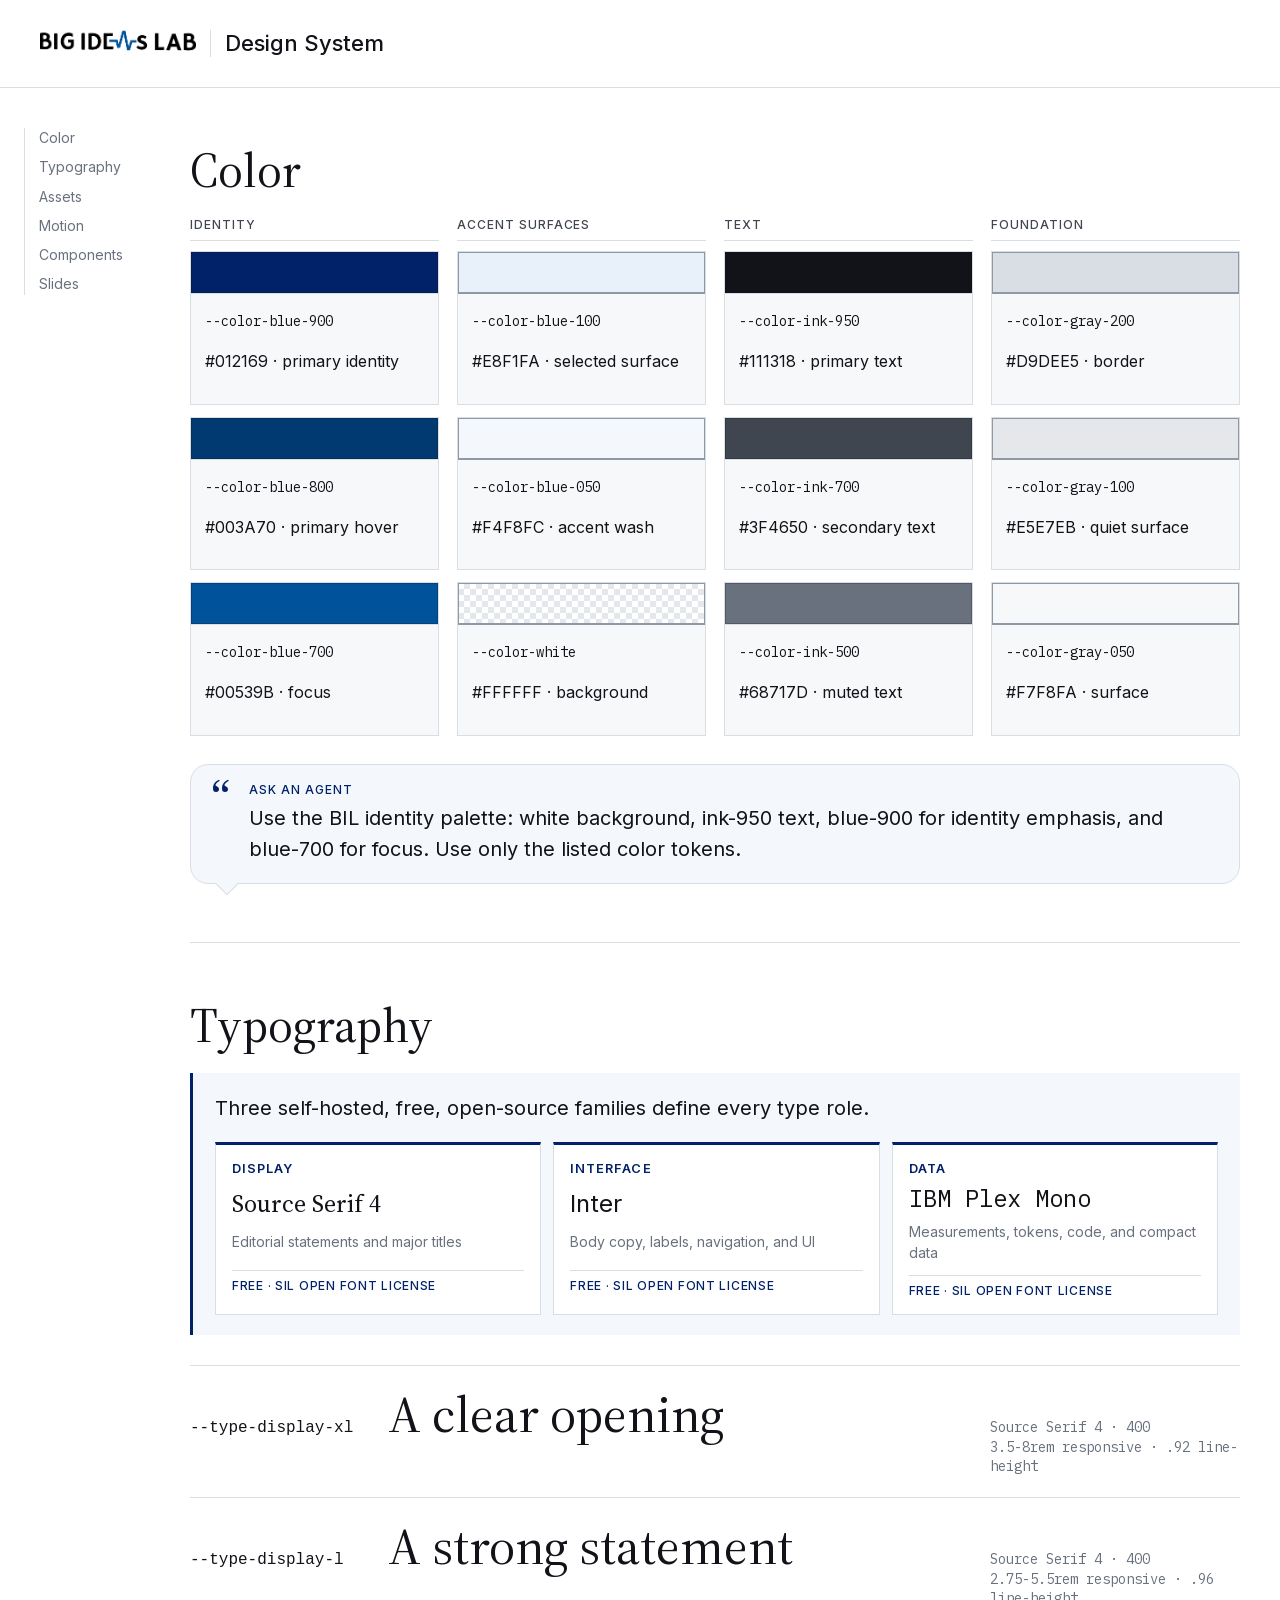
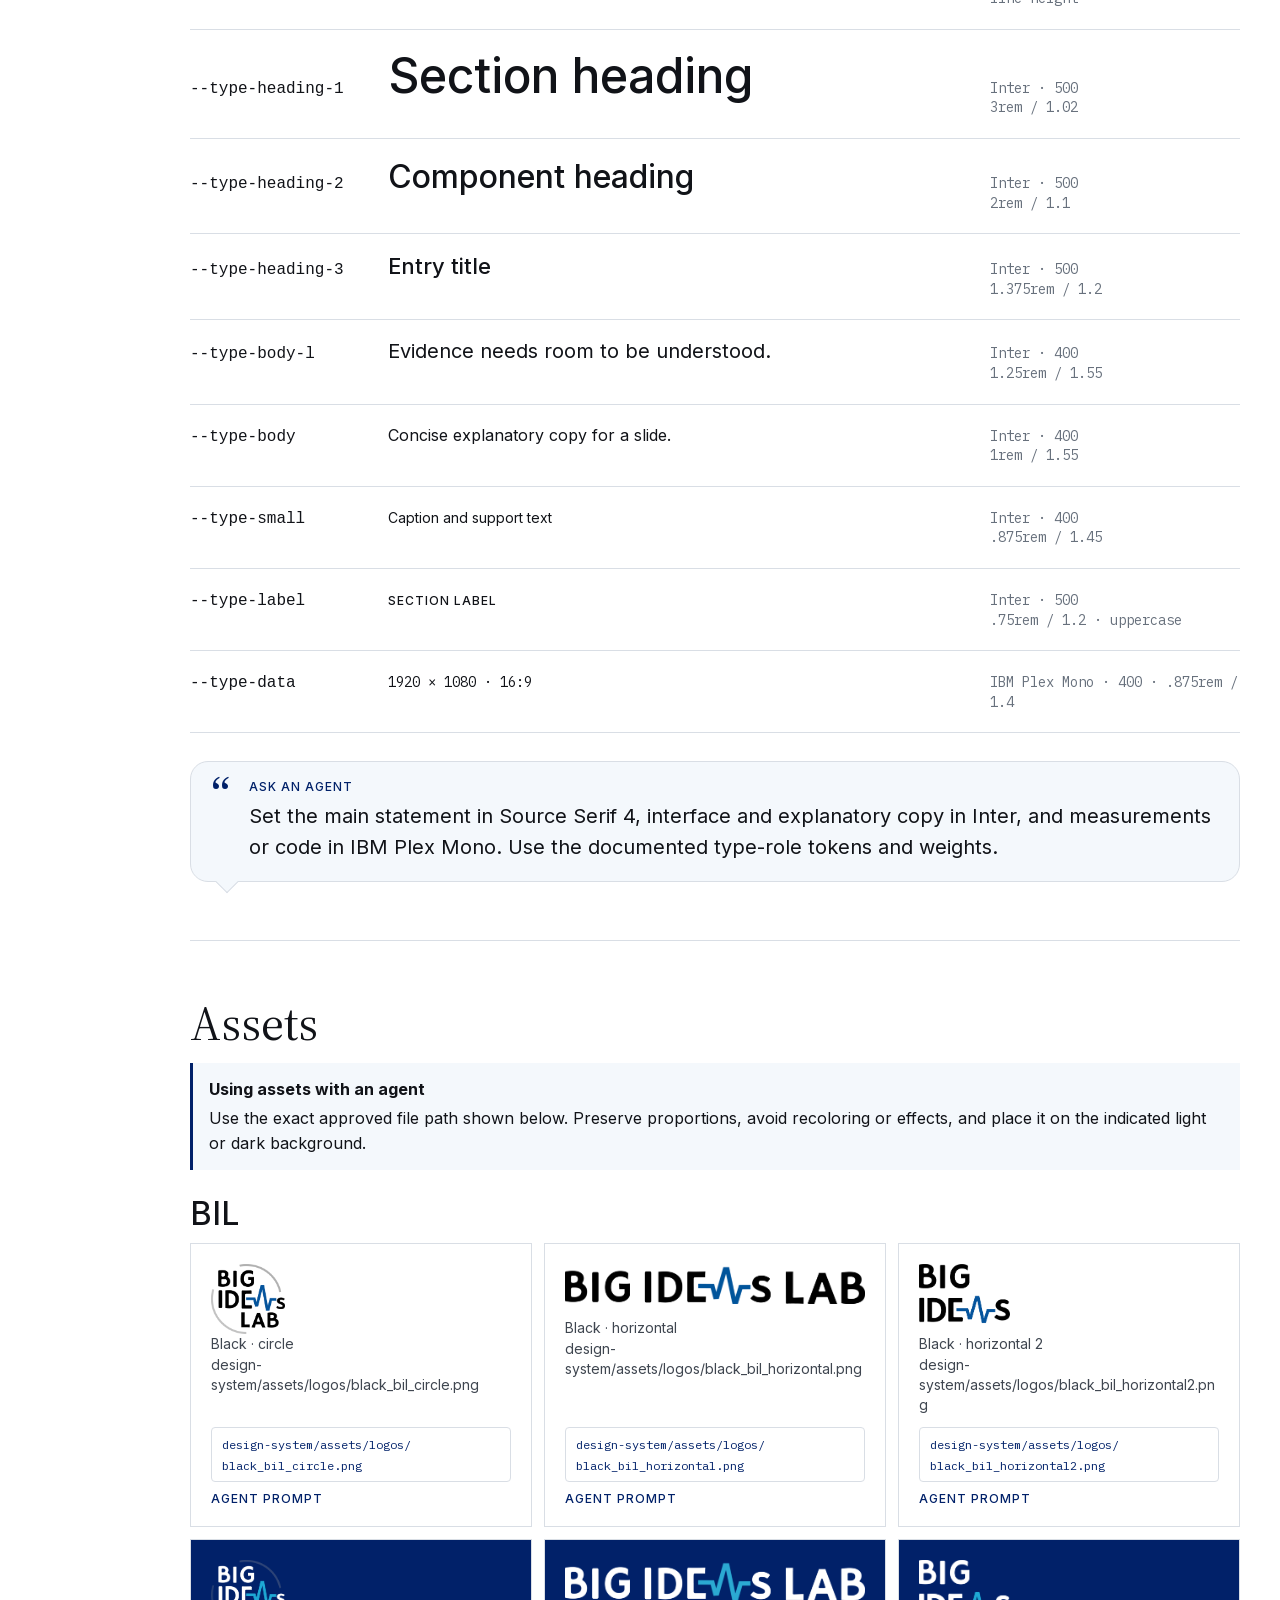
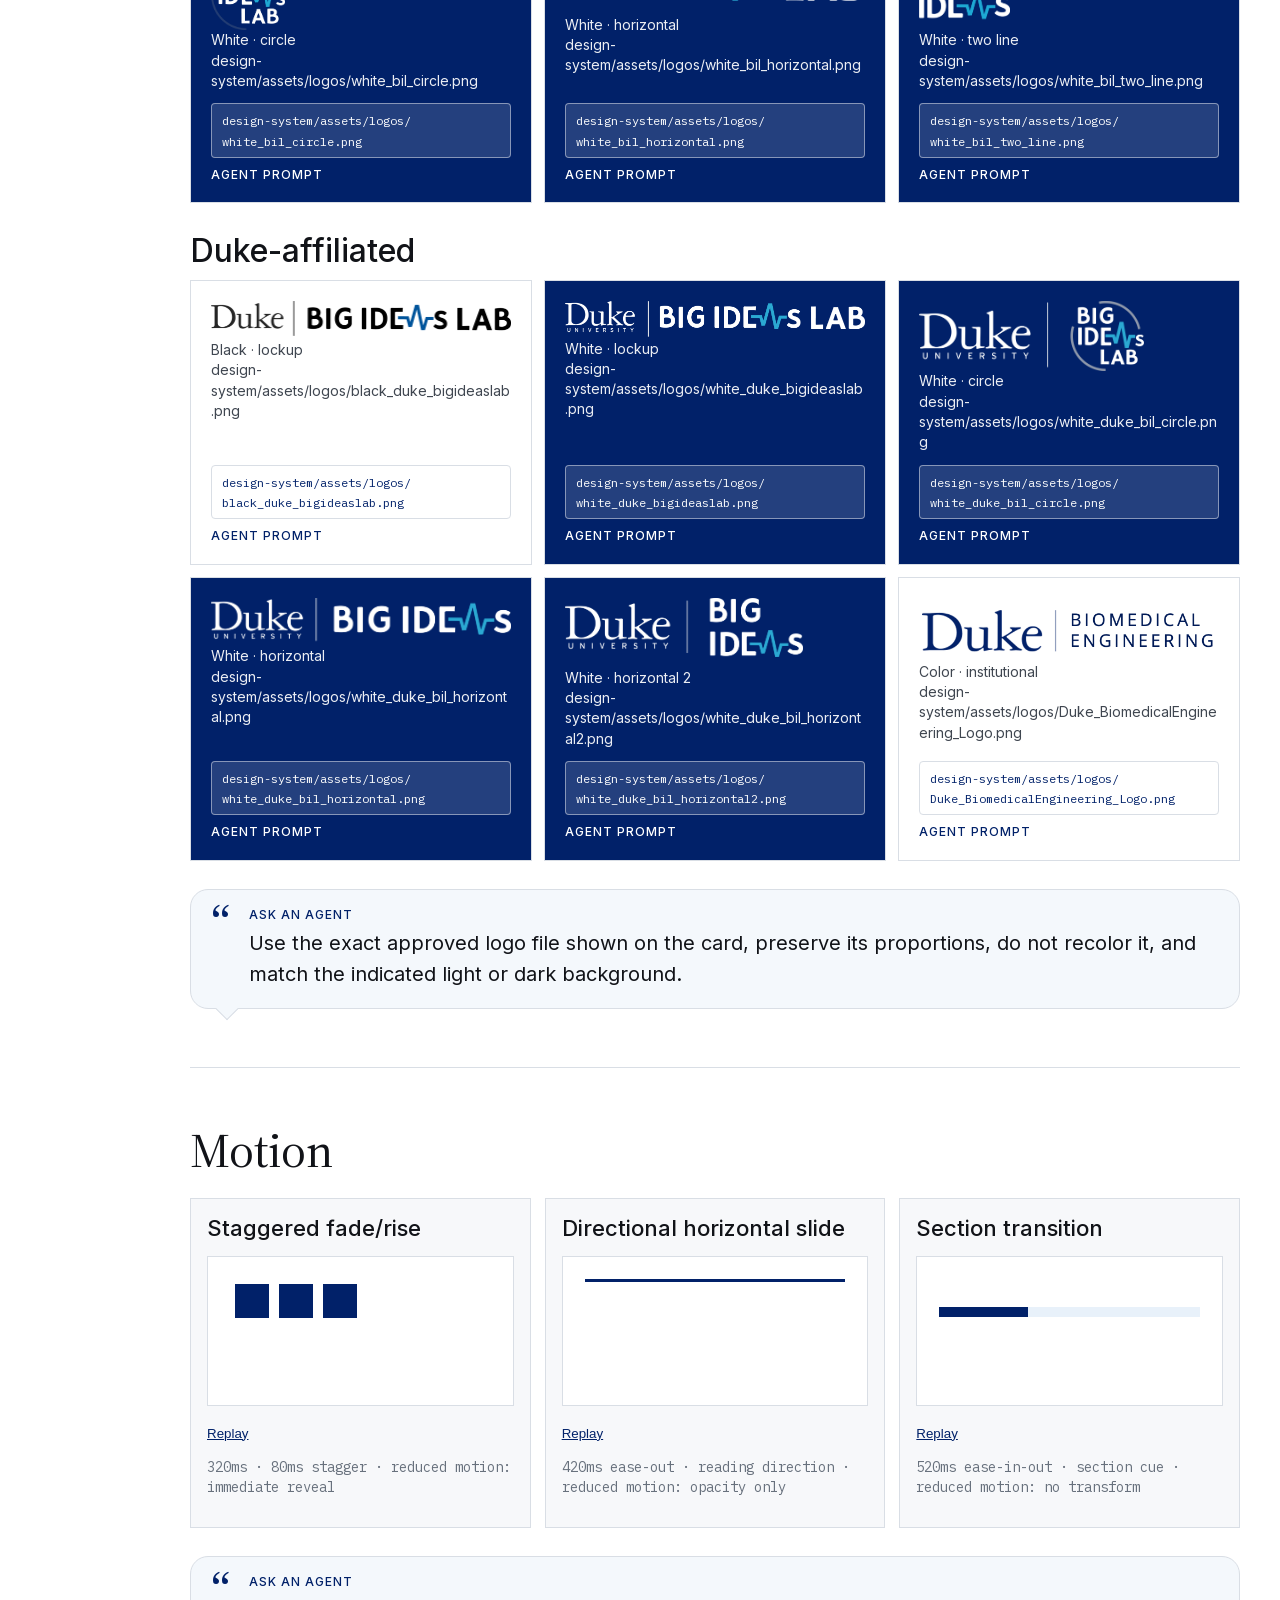
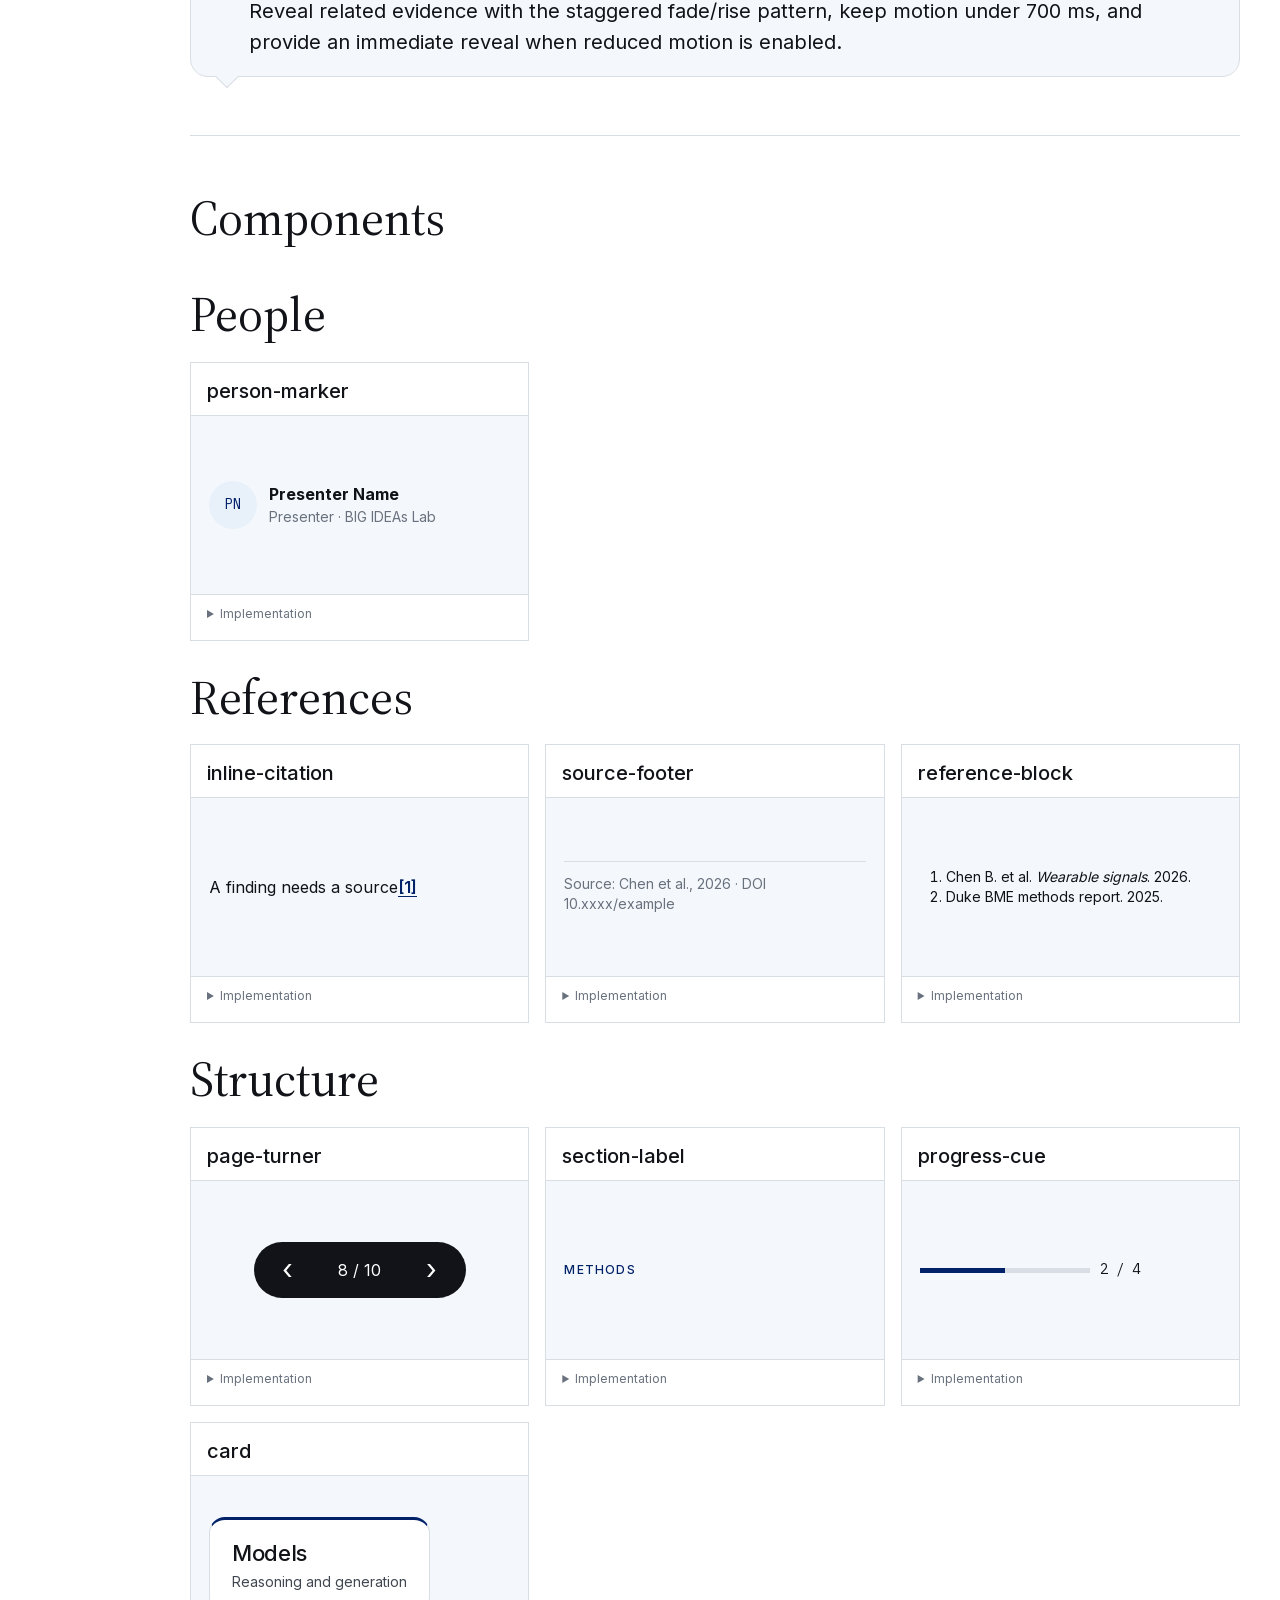
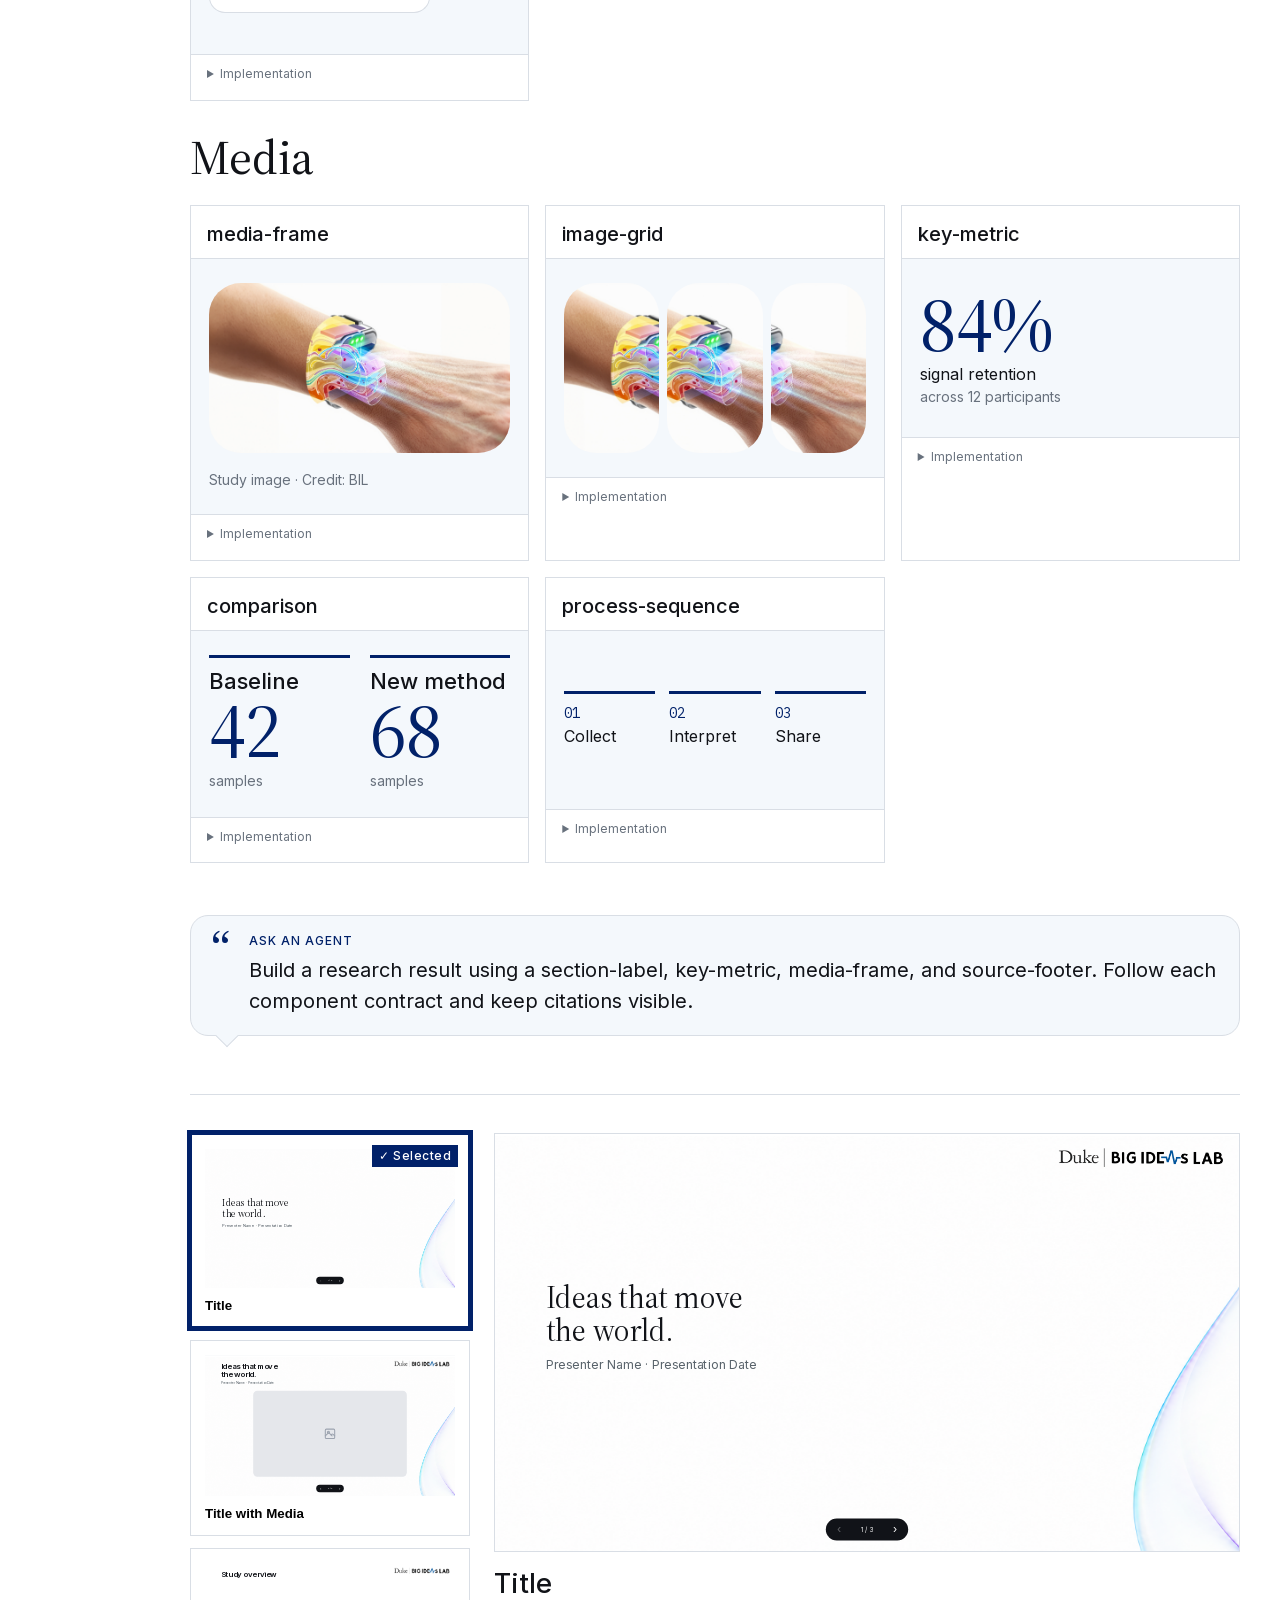
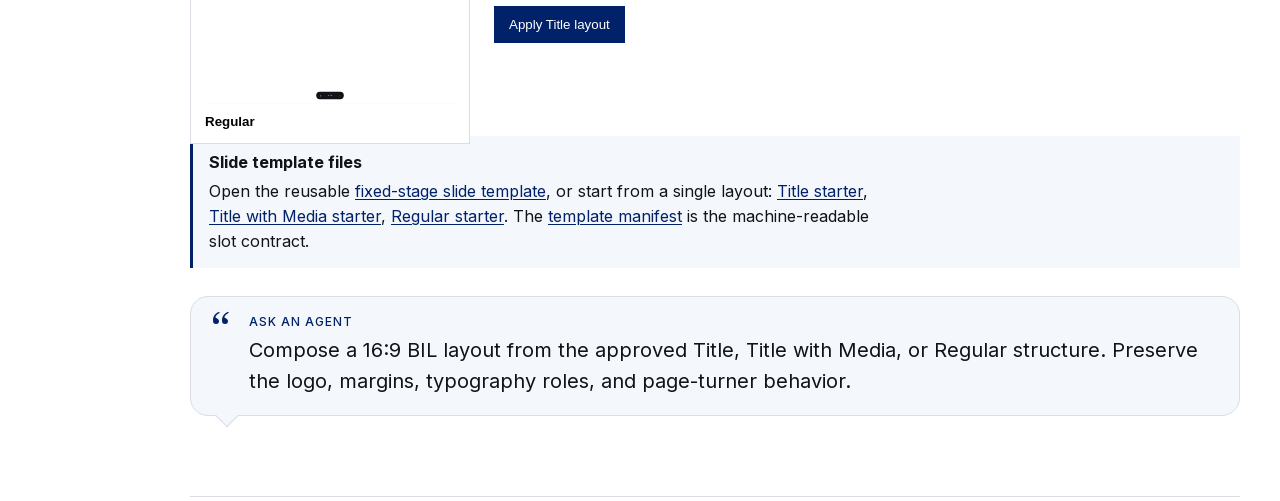
<file: skills/productivity/presentation-slides/design-system/index.html>
<!doctype html><html lang="en"><head><meta charset="utf-8"><meta name="viewport" content="width=device-width,initial-scale=1"><title>BIL Catalog</title><link rel="stylesheet" href="catalog.css?v=40"><link rel="stylesheet" href="bil-components.css?v=6"></head><body><a class="skip" href="#main">Skip to content</a><header class="site-header shell"><a class="brand" href="index.html"><img src="assets/logos/black_bil_horizontal.png" alt="BIG IDEAs Lab"><span>Design System</span></a><h1 class="visually-hidden">BIG IDEAs Lab Design System</h1></header><main id="main" class="shell"><nav class="bookmark-strip" aria-label="Catalog sections"><span class="bookmark-rule" aria-hidden="true"></span><a aria-current="location" href="#color">Color</a><a href="#typography">Typography</a><a href="#assets">Assets</a><a href="#motion">Motion</a><a href="#components">Components</a><a href="#slides">Slides</a></nav>
<section id="color" class="catalog-section"><h2>Color</h2><div class="token-families">
<section class="token-family" aria-labelledby="color-identity"><h3 id="color-identity">Identity</h3><div class="token-grid"><article class="token-card"><div class="chip" style="--chip:#012169"></div><code>--color-blue-900</code><p>#012169 · primary identity</p></article><article class="token-card"><div class="chip" style="--chip:#003A70"></div><code>--color-blue-800</code><p>#003A70 · primary hover</p></article><article class="token-card"><div class="chip" style="--chip:#00539B"></div><code>--color-blue-700</code><p>#00539B · focus</p></article></div></section>
<section class="token-family" aria-labelledby="color-surfaces"><h3 id="color-surfaces">Accent surfaces</h3><div class="token-grid"><article class="token-card"><div class="chip light-chip" style="--chip:#E8F1FA"></div><code>--color-blue-100</code><p>#E8F1FA · selected surface</p></article><article class="token-card"><div class="chip light-chip" style="--chip:#F4F8FC"></div><code>--color-blue-050</code><p>#F4F8FC · accent wash</p></article><article class="token-card"><div class="chip light-chip is-white" style="--chip:#FFFFFF"></div><code>--color-white</code><p>#FFFFFF · background</p></article></div></section>
<section class="token-family" aria-labelledby="color-text"><h3 id="color-text">Text</h3><div class="token-grid"><article class="token-card"><div class="chip" style="--chip:#111318"></div><code>--color-ink-950</code><p>#111318 · primary text</p></article><article class="token-card"><div class="chip" style="--chip:#3F4650"></div><code>--color-ink-700</code><p>#3F4650 · secondary text</p></article><article class="token-card"><div class="chip" style="--chip:#68717D"></div><code>--color-ink-500</code><p>#68717D · muted text</p></article></div></section>
<section class="token-family" aria-labelledby="color-foundation"><h3 id="color-foundation">Foundation</h3><div class="token-grid"><article class="token-card"><div class="chip light-chip" style="--chip:#D9DEE5"></div><code>--color-gray-200</code><p>#D9DEE5 · border</p></article><article class="token-card"><div class="chip light-chip" style="--chip:#E5E7EB"></div><code>--color-gray-100</code><p>#E5E7EB · quiet surface</p></article><article class="token-card"><div class="chip light-chip" style="--chip:#F7F8FA"></div><code>--color-gray-050</code><p>#F7F8FA · surface</p></article></div></section>
</div><aside class="agent-example" aria-label="Example agent prompt"><span>Ask an agent</span><blockquote>Use the BIL identity palette: white background, ink-950 text, blue-900 for identity emphasis, and blue-700 for focus. Use only the listed color tokens.</blockquote></aside></section>
<section id="typography" class="catalog-section"><h2>Typography</h2><div class="font-overview"><p class="section-intro">Three self-hosted, free, open-source families define every type role.</p><div class="font-grid"><div><strong>Display</strong><span>Source Serif 4</span><small>Editorial statements and major titles</small><small class="license">Free · SIL Open Font License</small></div><div><strong>Interface</strong><span>Inter</span><small>Body copy, labels, navigation, and UI</small><small class="license">Free · SIL Open Font License</small></div><div><strong>Data</strong><span>IBM Plex Mono</span><small>Measurements, tokens, code, and compact data</small><small class="license">Free · SIL Open Font License</small></div></div></div><div class="type-table"><div class="type-row"><code>--type-display-xl</code><p class="type-sample display-xl">A clear opening</p><span class="type-spec">Source Serif 4 · 400<br>3.5-8rem responsive · .92 line-height</span></div><div class="type-row"><code>--type-display-l</code><p class="type-sample display-l">A strong statement</p><span class="type-spec">Source Serif 4 · 400<br>2.75-5.5rem responsive · .96 line-height</span></div><div class="type-row"><code>--type-heading-1</code><p class="type-sample heading-1">Section heading</p><span class="type-spec">Inter · 500<br>3rem / 1.02</span></div><div class="type-row"><code>--type-heading-2</code><p class="type-sample heading-2">Component heading</p><span class="type-spec">Inter · 500<br>2rem / 1.1</span></div><div class="type-row"><code>--type-heading-3</code><p class="type-sample heading-3">Entry title</p><span class="type-spec">Inter · 500<br>1.375rem / 1.2</span></div><div class="type-row"><code>--type-body-l</code><p class="type-sample body-l">Evidence needs room to be understood.</p><span class="type-spec">Inter · 400<br>1.25rem / 1.55</span></div><div class="type-row"><code>--type-body</code><p class="type-sample body">Concise explanatory copy for a slide.</p><span class="type-spec">Inter · 400<br>1rem / 1.55</span></div><div class="type-row"><code>--type-small</code><p class="type-sample small">Caption and support text</p><span class="type-spec">Inter · 400<br>.875rem / 1.45</span></div><div class="type-row"><code>--type-label</code><p class="type-sample label-role">Section label</p><span class="type-spec">Inter · 500<br>.75rem / 1.2 · uppercase</span></div><div class="type-row"><code>--type-data</code><p class="type-sample data-role">1920 × 1080 · 16:9</p><span class="type-spec">IBM Plex Mono · 400 · .875rem / 1.4</span></div></div><aside class="agent-example" aria-label="Example agent prompt"><span>Ask an agent</span><blockquote>Set the main statement in Source Serif 4, interface and explanatory copy in Inter, and measurements or code in IBM Plex Mono. Use the documented type-role tokens and weights.</blockquote></aside></section>
<section id="assets" class="catalog-section"><h2>Assets</h2><div class="asset-guidance"><strong>Using assets with an agent</strong><p>Use the exact approved file path shown below. Preserve proportions, avoid recoloring or effects, and place it on the indicated light or dark background.</p></div><div class="asset-groups"><div><h3>BIL</h3><div class="asset-grid"><figure class="asset light"><img src="assets/logos/black_bil_circle.png" alt="BIL circle, black on light"><figcaption>Black · circle<br>design-system/assets/logos/black_bil_circle.png</figcaption><details class="asset-details"><summary><span class="asset-file"><b>design-system/assets/logos/<wbr>black_bil_circle.png</b></span><span class="asset-open">Agent prompt</span></summary><p><strong>Path:</strong> design-system/assets/logos/black_bil_circle.png<br><strong>Use:</strong> approved light background asset<br><button type="button" class="copy-compact" data-copy-text="Use the exact approved file design-system/assets/logos/black_bil_circle.png; preserve proportions, avoid recoloring or effects, and use it on the appropriate light background.">Copy agent instruction</button><span class="copy-status" role="status" aria-live="polite"></span></p></details></figure><figure class="asset light"><img src="assets/logos/black_bil_horizontal.png" alt="BIL horizontal, black on light"><figcaption>Black · horizontal<br>design-system/assets/logos/black_bil_horizontal.png</figcaption><details class="asset-details"><summary><span class="asset-file"><b>design-system/assets/logos/<wbr>black_bil_horizontal.png</b></span><span class="asset-open">Agent prompt</span></summary><p><strong>Path:</strong> design-system/assets/logos/black_bil_horizontal.png<br><strong>Use:</strong> approved light background asset<br><button type="button" class="copy-compact" data-copy-text="Use the exact approved file design-system/assets/logos/black_bil_horizontal.png; preserve proportions, avoid recoloring or effects, and use it on the appropriate light background.">Copy agent instruction</button><span class="copy-status" role="status" aria-live="polite"></span></p></details></figure><figure class="asset light"><img src="assets/logos/black_bil_horizontal2.png" alt="BIL horizontal 2, black on light"><figcaption>Black · horizontal 2<br>design-system/assets/logos/black_bil_horizontal2.png</figcaption><details class="asset-details"><summary><span class="asset-file"><b>design-system/assets/logos/<wbr>black_bil_horizontal2.png</b></span><span class="asset-open">Agent prompt</span></summary><p><strong>Path:</strong> design-system/assets/logos/black_bil_horizontal2.png<br><strong>Use:</strong> approved light background asset<br><button type="button" class="copy-compact" data-copy-text="Use the exact approved file design-system/assets/logos/black_bil_horizontal2.png; preserve proportions, avoid recoloring or effects, and use it on the appropriate light background.">Copy agent instruction</button><span class="copy-status" role="status" aria-live="polite"></span></p></details></figure><figure class="asset dark"><img src="assets/logos/white_bil_circle.png" alt="BIL circle, white on dark"><figcaption>White · circle<br>design-system/assets/logos/white_bil_circle.png</figcaption><details class="asset-details"><summary><span class="asset-file"><b>design-system/assets/logos/<wbr>white_bil_circle.png</b></span><span class="asset-open">Agent prompt</span></summary><p><strong>Path:</strong> design-system/assets/logos/white_bil_circle.png<br><strong>Use:</strong> approved dark background asset<br><button type="button" class="copy-compact" data-copy-text="Use the exact approved file design-system/assets/logos/white_bil_circle.png; preserve proportions, avoid recoloring or effects, and use it on the appropriate dark background.">Copy agent instruction</button><span class="copy-status" role="status" aria-live="polite"></span></p></details></figure><figure class="asset dark"><img src="assets/logos/white_bil_horizontal.png" alt="BIL horizontal, white on dark"><figcaption>White · horizontal<br>design-system/assets/logos/white_bil_horizontal.png</figcaption><details class="asset-details"><summary><span class="asset-file"><b>design-system/assets/logos/<wbr>white_bil_horizontal.png</b></span><span class="asset-open">Agent prompt</span></summary><p><strong>Path:</strong> design-system/assets/logos/white_bil_horizontal.png<br><strong>Use:</strong> approved dark background asset<br><button type="button" class="copy-compact" data-copy-text="Use the exact approved file design-system/assets/logos/white_bil_horizontal.png; preserve proportions, avoid recoloring or effects, and use it on the appropriate dark background.">Copy agent instruction</button><span class="copy-status" role="status" aria-live="polite"></span></p></details></figure><figure class="asset dark"><img src="assets/logos/white_bil_two_line.png" alt="BIL two line, white on dark"><figcaption>White · two line<br>design-system/assets/logos/white_bil_two_line.png</figcaption><details class="asset-details"><summary><span class="asset-file"><b>design-system/assets/logos/<wbr>white_bil_two_line.png</b></span><span class="asset-open">Agent prompt</span></summary><p><strong>Path:</strong> design-system/assets/logos/white_bil_two_line.png<br><strong>Use:</strong> approved dark background asset<br><button type="button" class="copy-compact" data-copy-text="Use the exact approved file design-system/assets/logos/white_bil_two_line.png; preserve proportions, avoid recoloring or effects, and use it on the appropriate dark background.">Copy agent instruction</button><span class="copy-status" role="status" aria-live="polite"></span></p></details></figure></div></div><div><h3>Duke-affiliated</h3><div class="asset-grid"><figure class="asset light"><img src="assets/logos/black_duke_bigideaslab.png" alt="Duke BIG IDEAs Lab, black on light"><figcaption>Black · lockup<br>design-system/assets/logos/black_duke_bigideaslab.png</figcaption><details class="asset-details"><summary><span class="asset-file"><b>design-system/assets/logos/<wbr>black_duke_bigideaslab.png</b></span><span class="asset-open">Agent prompt</span></summary><p><strong>Path:</strong> design-system/assets/logos/black_duke_bigideaslab.png<br><strong>Use:</strong> approved light background asset<br><button type="button" class="copy-compact" data-copy-text="Use the exact approved file design-system/assets/logos/black_duke_bigideaslab.png; preserve proportions, avoid recoloring or effects, and use it on the appropriate light background.">Copy agent instruction</button><span class="copy-status" role="status" aria-live="polite"></span></p></details></figure><figure class="asset dark"><img src="assets/logos/white_duke_bigideaslab.png" alt="Duke BIG IDEAs Lab, white on dark"><figcaption>White · lockup<br>design-system/assets/logos/white_duke_bigideaslab.png</figcaption><details class="asset-details"><summary><span class="asset-file"><b>design-system/assets/logos/<wbr>white_duke_bigideaslab.png</b></span><span class="asset-open">Agent prompt</span></summary><p><strong>Path:</strong> design-system/assets/logos/white_duke_bigideaslab.png<br><strong>Use:</strong> approved dark background asset<br><button type="button" class="copy-compact" data-copy-text="Use the exact approved file design-system/assets/logos/white_duke_bigideaslab.png; preserve proportions, avoid recoloring or effects, and use it on the appropriate dark background.">Copy agent instruction</button><span class="copy-status" role="status" aria-live="polite"></span></p></details></figure><figure class="asset dark"><img src="assets/logos/white_duke_bil_circle.png" alt="Duke BIL circle, white on dark"><figcaption>White · circle<br>design-system/assets/logos/white_duke_bil_circle.png</figcaption><details class="asset-details"><summary><span class="asset-file"><b>design-system/assets/logos/<wbr>white_duke_bil_circle.png</b></span><span class="asset-open">Agent prompt</span></summary><p><strong>Path:</strong> design-system/assets/logos/white_duke_bil_circle.png<br><strong>Use:</strong> approved dark background asset<br><button type="button" class="copy-compact" data-copy-text="Use the exact approved file design-system/assets/logos/white_duke_bil_circle.png; preserve proportions, avoid recoloring or effects, and use it on the appropriate dark background.">Copy agent instruction</button><span class="copy-status" role="status" aria-live="polite"></span></p></details></figure><figure class="asset dark"><img src="assets/logos/white_duke_bil_horizontal.png" alt="Duke BIL horizontal, white on dark"><figcaption>White · horizontal<br>design-system/assets/logos/white_duke_bil_horizontal.png</figcaption><details class="asset-details"><summary><span class="asset-file"><b>design-system/assets/logos/<wbr>white_duke_bil_horizontal.png</b></span><span class="asset-open">Agent prompt</span></summary><p><strong>Path:</strong> design-system/assets/logos/white_duke_bil_horizontal.png<br><strong>Use:</strong> approved dark background asset<br><button type="button" class="copy-compact" data-copy-text="Use the exact approved file design-system/assets/logos/white_duke_bil_horizontal.png; preserve proportions, avoid recoloring or effects, and use it on the appropriate dark background.">Copy agent instruction</button><span class="copy-status" role="status" aria-live="polite"></span></p></details></figure><figure class="asset dark"><img src="assets/logos/white_duke_bil_horizontal2.png" alt="Duke BIL horizontal 2, white on dark"><figcaption>White · horizontal 2<br>design-system/assets/logos/white_duke_bil_horizontal2.png</figcaption><details class="asset-details"><summary><span class="asset-file"><b>design-system/assets/logos/<wbr>white_duke_bil_horizontal2.png</b></span><span class="asset-open">Agent prompt</span></summary><p><strong>Path:</strong> design-system/assets/logos/white_duke_bil_horizontal2.png<br><strong>Use:</strong> approved dark background asset<br><button type="button" class="copy-compact" data-copy-text="Use the exact approved file design-system/assets/logos/white_duke_bil_horizontal2.png; preserve proportions, avoid recoloring or effects, and use it on the appropriate dark background.">Copy agent instruction</button><span class="copy-status" role="status" aria-live="polite"></span></p></details></figure><figure class="asset light"><img src="assets/logos/Duke_BiomedicalEngineering_Logo.png" alt="Duke Biomedical Engineering logo"><figcaption>Color · institutional<br>design-system/assets/logos/Duke_BiomedicalEngineering_Logo.png</figcaption><details class="asset-details"><summary><span class="asset-file"><b>design-system/assets/logos/<wbr>Duke_BiomedicalEngineering_Logo.png</b></span><span class="asset-open">Agent prompt</span></summary><p><strong>Path:</strong> design-system/assets/logos/Duke_BiomedicalEngineering_Logo.png<br><strong>Use:</strong> approved light background asset<br><button type="button" class="copy-compact" data-copy-text="Use the exact approved file design-system/assets/logos/Duke_BiomedicalEngineering_Logo.png; preserve proportions, avoid recoloring or effects, and use it on the appropriate light background.">Copy agent instruction</button><span class="copy-status" role="status" aria-live="polite"></span></p></details></figure></div></div></div><aside class="agent-example" aria-label="Example agent prompt"><span>Ask an agent</span><blockquote>Use the exact approved logo file shown on the card, preserve its proportions, do not recolor it, and match the indicated light or dark background.</blockquote></aside></section>
<section id="motion" class="catalog-section"><h2>Motion</h2><div class="motion-grid"><article class="motion-card"><h3>Staggered fade/rise</h3><div class="motion-stage" data-motion="fade-rise"><span class="dot"></span><span class="dot"></span><span class="dot"></span></div><button class="replay" data-replay="fade-rise">Replay</button><p class="motion-meta">320ms · 80ms stagger · reduced motion: immediate reveal</p></article><article class="motion-card"><h3>Directional horizontal slide</h3><div class="motion-stage" data-motion="horizontal-slide"><div class="line"></div></div><button class="replay" data-replay="horizontal-slide">Replay</button><p class="motion-meta">420ms ease-out · reading direction · reduced motion: opacity only</p></article><article class="motion-card"><h3>Section transition</h3><div class="motion-stage" data-motion="section-transition"><div class="section-bar"></div></div><button class="replay" data-replay="section-transition">Replay</button><p class="motion-meta">520ms ease-in-out · section cue · reduced motion: no transform</p></article></div><aside class="agent-example" aria-label="Example agent prompt"><span>Ask an agent</span><blockquote>Reveal related evidence with the staggered fade/rise pattern, keep motion under 700 ms, and provide an immediate reveal when reduced motion is enabled.</blockquote></aside></section><section id="components" class="catalog-section"><h2>Components</h2><div class="component-groups">
<section id="people"><h2>People</h2><div class="component-grid"><article class="component-card" data-component="person-marker" data-slots="main" data-sizes="standard"><h3>person-marker</h3><div class="specimen"><div class="bil-person-marker"><span class="bil-avatar" aria-hidden="true">PN</span><span><strong>Presenter Name</strong><small>Presenter · BIG IDEAs Lab</small></span></div></div><details class="implementation"><summary>Implementation</summary><div class="contract"><span>Purpose: identify one presenter or collaborator.</span><span>Slots: <code>side, footer</code> · Sizes: <code>compact, standard</code></span><span>Limit: name 32 chars; role 48 chars.</span><span>Accessible: informative avatar alt or decorative when name is adjacent.</span></div><textarea id="person-fragment" class="fragment" readonly><div class="bil-person-marker" data-size="compact"><span class="bil-avatar" aria-hidden="true">PN</span><span><strong>Presenter Name</strong><small>Presenter · BIG IDEAs Lab</small></span></div></textarea><button class="button" data-copy="#person-fragment">Copy HTML</button></details></article></div></section>
<section id="references"><h2>References</h2><div class="component-grid"><article class="component-card" data-component="inline-citation" data-slots="main" data-sizes="standard"><h3>inline-citation</h3><div class="specimen">A finding needs a source <a class="bil-inline-citation" href="#source-1" aria-label="Source 1">[1]</a></div><details class="implementation"><summary>Implementation</summary><div class="contract"><span>Purpose: compact source marker.</span><span>Slots: <code>main</code> · Sizes: <code>compact</code></span><span>Limit: one marker; label 64 chars.</span><span>Accessible: labeled link with visible focus.</span></div><textarea id="inline-fragment" class="fragment" readonly><a class="bil-inline-citation" href="#source-1" aria-label="Source 1">[1]</a></textarea><button class="button" data-copy="#inline-fragment">Copy HTML</button></details></article><article class="component-card" data-component="source-footer" data-slots="main" data-sizes="standard"><h3>source-footer</h3><div class="specimen"><footer class="bil-source-footer">Source: Chen et al., 2026 · DOI 10.xxxx/example</footer></div><details class="implementation"><summary>Implementation</summary><div class="contract"><span>Purpose: provenance line at slide edge.</span><span>Slots: <code>footer</code> · Sizes: <code>compact, standard</code></span><span>Limit: one line; 140 chars.</span><span>Accessible: footer landmark and readable text.</span></div><textarea id="source-fragment" class="fragment" readonly><footer class="bil-source-footer">Source: Chen et al., 2026</footer></textarea><button class="button" data-copy="#source-fragment">Copy HTML</button></details></article><article class="component-card" data-component="reference-block" data-slots="main" data-sizes="standard"><h3>reference-block</h3><div class="specimen"><ol class="bil-reference-block"><li>Chen B. et al. <em>Wearable signals</em>. 2026.</li><li>Duke BME methods report. 2025.</li></ol></div><details class="implementation"><summary>Implementation</summary><div class="contract"><span>Purpose: short slide bibliography.</span><span>Slots: <code>footer, main</code> · Sizes: <code>standard, wide</code></span><span>Limit: 2–4 entries; 110 chars each.</span><span>Accessible: ordered list with visible numbering.</span></div><textarea id="reference-fragment" class="fragment" readonly><ol class="bil-reference-block"><li>Chen B. et al. Wearable signals. 2026.</li></ol></textarea><button class="button" data-copy="#reference-fragment">Copy HTML</button></details></article></div></section>
<section id="structure"><h2>Structure</h2><div class="component-grid"><article class="component-card" data-component="page-turner" data-slots="main" data-sizes="standard"><h3>page-turner</h3><div class="specimen"><nav class="bil-page-turner" data-page-turner-demo data-current="8" data-total="10"><button type="button" data-page-previous aria-label="Previous page">‹</button><output class="bil-page-tracker" aria-live="polite" aria-label="Page 8 of 10">8 / 10</output><button type="button" data-page-next aria-label="Next page">›</button></nav></div><details class="implementation"><summary>Implementation</summary><div class="contract"><span>Purpose: navigate and orient within a deck sequence.</span><span>Slots: <code>chrome, footer</code> · Sizes: <code>compact</code></span><span>Limit: bounded current page and total.</span><span>Accessible: live tracker with labeled previous/next controls.</span></div><textarea id="page-fragment" class="fragment" readonly><nav class="bil-page-turner" data-page-turner-demo data-current="8" data-total="10"><button type="button" data-page-previous aria-label="Previous page">‹</button><output class="bil-page-tracker" aria-live="polite">8 / 10</output><button type="button" data-page-next aria-label="Next page">›</button></nav></textarea><button class="button" data-copy="#page-fragment">Copy HTML</button></details></article><article class="component-card" data-component="section-label" data-slots="main" data-sizes="standard"><h3>section-label</h3><div class="specimen"><p class="bil-section-label">Methods</p></div><details class="implementation"><summary>Implementation</summary><div class="contract"><span>Purpose: name the current section.</span><span>Slots: <code>chrome</code> · Sizes: <code>compact, standard</code></span><span>Limit: 2–4 words.</span><span>Accessible: visible heading-level label.</span></div><textarea id="section-fragment" class="fragment" readonly><p class="bil-section-label">Methods</p></textarea><button class="button" data-copy="#section-fragment">Copy HTML</button></details></article><article class="component-card" data-component="progress-cue" data-slots="main" data-sizes="standard"><h3>progress-cue</h3><div class="specimen"><div class="bil-progress-cue" aria-label="Step 2 of 4"><span style="--progress:50%"></span><small>2 / 4</small></div></div><details class="implementation"><summary>Implementation</summary><div class="contract"><span>Purpose: show coarse sequence progress.</span><span>Slots: <code>chrome, footer</code> · Sizes: <code>compact, standard</code></span><span>Limit: 3–7 steps.</span><span>Accessible: bar paired with current-step text.</span></div><textarea id="progress-fragment" class="fragment" readonly><div class="bil-progress-cue" aria-label="Step 2 of 4"><span style="--progress:50%"></span><small>2 / 4</small></div></textarea><button class="button" data-copy="#progress-fragment">Copy HTML</button></details></article><article class="component-card" data-component="card" data-slots="main" data-sizes="standard"><h3>card</h3><div class="specimen"><div class="bil-card bil-card--accent"><b class="bil-card__title">Models</b><span class="bil-card__body">Reasoning and generation</span></div></div><details class="implementation"><summary>Implementation</summary><div class="contract"><span>Purpose: group one topic of slide content.</span><span>Slots: <code>main, side</code> · Sizes: <code>compact, standard, wide</code></span><span>Limit: one title; body 90 chars.</span><span>Accessible: the title is the accessible name; the rounded border is decoration.</span></div><textarea id="card-fragment" class="fragment" readonly><div class="bil-card bil-card--accent"><b class="bil-card__title">Models</b><span class="bil-card__body">Reasoning and generation</span></div></textarea><button class="button" data-copy="#card-fragment">Copy HTML</button></details></article></div></section>
<section id="media"><h2>Media</h2><div class="component-grid"><article class="component-card" data-component="media-frame" data-slots="main" data-sizes="standard"><h3>media-frame</h3><div class="specimen"><figure class="bil-media-frame"><img src="assets/media/ppg-tissue-cutaway.jpg" alt="Scientific tissue cutaway" class="media-image crop-center"><figcaption>Study image · Credit: BIL</figcaption></figure></div><details class="implementation"><summary>Implementation</summary><div class="contract"><span>Purpose: one figure with caption and credit.</span><span>Slots: <code>media, main</code> · Sizes: <code>standard, wide</code></span><span>Limit: one image; caption 90 chars.</span><span>Accessible: meaningful alt text adjacent to caption.</span></div><textarea id="media-fragment" class="fragment" readonly><figure class="bil-media-frame"><img src="assets/media/ppg-tissue-cutaway.jpg" alt="Scientific tissue cutaway" class="media-image crop-center"><figcaption>Study image · Credit: BIL</figcaption></figure></textarea><button class="button" data-copy="#media-fragment">Copy HTML</button></details></article><article class="component-card" data-component="image-grid" data-slots="main" data-sizes="standard"><h3>image-grid</h3><div class="specimen"><div class="bil-image-grid"><img src="assets/media/ppg-tissue-cutaway.jpg" alt="Tissue cutaway crop one" class="media-image crop-left"><img src="assets/media/ppg-tissue-cutaway.jpg" alt="Tissue cutaway crop two" class="media-image crop-center"><img src="assets/media/ppg-tissue-cutaway.jpg" alt="Tissue cutaway crop three" class="media-image crop-right"></div></div><details class="implementation"><summary>Implementation</summary><div class="contract"><span>Purpose: arrange 2–4 related images.</span><span>Slots: <code>media, main</code> · Sizes: <code>standard, wide</code></span><span>Limit: 2–4 images; short captions.</span><span>Accessible: distinct alt text in source order.</span></div><textarea id="grid-fragment" class="fragment" readonly><div class="bil-image-grid"><img src="assets/media/ppg-tissue-cutaway.jpg" alt="Tissue cutaway crop one" class="media-image crop-left"><img src="assets/media/ppg-tissue-cutaway.jpg" alt="Tissue cutaway crop two" class="media-image crop-center"></div></textarea><button class="button" data-copy="#grid-fragment">Copy HTML</button></details></article><article class="component-card" data-component="key-metric" data-slots="main" data-sizes="standard"><h3>key-metric</h3><div class="specimen"><div class="bil-key-metric"><strong>84%</strong><span>signal retention</span><small>across 12 participants</small></div></div><details class="implementation"><summary>Implementation</summary><div class="contract"><span>Purpose: emphasize one measured result.</span><span>Slots: <code>main, side</code> · Sizes: <code>standard, wide</code></span><span>Limit: one value; label 36 chars.</span><span>Accessible: value, unit, qualifier read as a group.</span></div><textarea id="metric-fragment" class="fragment" readonly><div class="bil-key-metric"><strong>84%</strong><span>signal retention</span><small>across 12 participants</small></div></textarea><button class="button" data-copy="#metric-fragment">Copy HTML</button></details></article><article class="component-card" data-component="comparison" data-slots="main" data-sizes="standard"><h3>comparison</h3><div class="specimen"><div class="bil-comparison"><div><h4>Baseline</h4><strong>42</strong><small>samples</small></div><div><h4>New method</h4><strong>68</strong><small>samples</small></div></div></div><details class="implementation"><summary>Implementation</summary><div class="contract"><span>Purpose: compare two named states.</span><span>Slots: <code>main</code> · Sizes: <code>standard, wide</code></span><span>Limit: two items; one criterion.</span><span>Accessible: headings and values, not color alone.</span></div><textarea id="comparison-fragment" class="fragment" readonly><div class="bil-comparison"><div><h4>Baseline</h4><strong>42</strong></div><div><h4>New method</h4><strong>68</strong></div></div></textarea><button class="button" data-copy="#comparison-fragment">Copy HTML</button></details></article><article class="component-card" data-component="process-sequence" data-slots="main" data-sizes="standard"><h3>process-sequence</h3><div class="specimen"><ol class="bil-process-sequence"><li><b>01</b><span>Collect</span></li><li><b>02</b><span>Interpret</span></li><li><b>03</b><span>Share</span></li></ol></div><details class="implementation"><summary>Implementation</summary><div class="contract"><span>Purpose: explain a short ordered process.</span><span>Slots: <code>main</code> · Sizes: <code>standard, wide</code></span><span>Limit: 3–5 steps; two lines each.</span><span>Accessible: ordered list with visible names.</span></div><textarea id="process-fragment" class="fragment" readonly><ol class="bil-process-sequence"><li><b>01</b><span>Collect</span></li><li><b>02</b><span>Interpret</span></li><li><b>03</b><span>Share</span></li></ol></textarea><button class="button" data-copy="#process-fragment">Copy HTML</button></details></article></div></section></div><aside class="agent-example" aria-label="Example agent prompt"><span>Ask an agent</span><blockquote>Build a research result using a section-label, key-metric, media-frame, and source-footer. Follow each component contract and keep citations visible.</blockquote></aside></section><section id="slides" class="catalog-section slides-layout" aria-label="Layout picker"><div class="picker"><div class="layout-list">
<button class="layout-option" aria-selected="true" data-layout="title"><div class="thumb"><div class="thumb-stage slide-stage title-opening"><img class="slide-logo" src="assets/logos/black_duke_bigideaslab.png" alt=""><img class="opening-optical" src="assets/decor/bil-opening-sunburst-spectral-edge.png" alt="" aria-hidden="true"><div class="title-copy"><h3>Ideas that move<br>the world.</h3><p><span data-slot="presenter">Presenter Name</span> · <span data-slot="date">Presentation Date</span></p></div><nav class="slide-page-turner" aria-label="Slide 1 of 3"><span class="slide-page-turner-icon is-disabled" aria-hidden="true">‹</span><output aria-label="Page 1 of 3">1 / 3</output><span class="slide-page-turner-icon" aria-hidden="true">›</span></nav></div></div><strong>Title</strong></button>
<button class="layout-option" aria-selected="false" data-layout="title-media"><div class="thumb"><div class="thumb-stage slide-stage title-media"><img class="slide-logo" src="assets/logos/black_duke_bigideaslab.png" alt=""><img class="opening-optical" src="assets/decor/bil-opening-sunburst-spectral-edge.png" alt="" aria-hidden="true"><h3>Ideas that move<br>the world.</h3><p><span data-slot="presenter">Presenter Name</span> · <span data-slot="date">Presentation Date</span></p><div class="slide-media" role="img" aria-label="Media placeholder"><img src="assets/icons/lucide-image.svg" alt="" aria-hidden="true"></div><nav class="slide-page-turner" aria-label="Slide 2 of 3"><span class="slide-page-turner-icon" aria-hidden="true">‹</span><output aria-label="Page 2 of 3">2 / 3</output><span class="slide-page-turner-icon" aria-hidden="true">›</span></nav></div></div><strong>Title with Media</strong></button>
<button class="layout-option" aria-selected="false" data-layout="regular"><div class="thumb"><div class="thumb-stage slide-stage regular"><img class="slide-logo" src="assets/logos/black_duke_bigideaslab.png" alt=""><h3>Study overview</h3><div class="slide-main"></div><nav class="slide-page-turner" aria-label="Slide 3 of 3"><span class="slide-page-turner-icon" aria-hidden="true">‹</span><output aria-label="Page 3 of 3">3 / 3</output><span class="slide-page-turner-icon is-disabled" aria-hidden="true">›</span></nav></div></div><strong>Regular</strong></button>
</div><div class="inspect"><div class="inspect-preview">
<div id="inspect-title" class="thumb-stage slide-stage title-opening"><img class="slide-logo" src="assets/logos/black_duke_bigideaslab.png" alt=""><img class="opening-optical" src="assets/decor/bil-opening-sunburst-spectral-edge.png" alt="" aria-hidden="true"><div class="title-copy"><h3>Ideas that move<br>the world.</h3><p><span data-slot="presenter">Presenter Name</span> · <span data-slot="date">Presentation Date</span></p></div><nav class="slide-page-turner" aria-label="Slide 1 of 3"><button type="button" aria-label="Previous slide" disabled>‹</button><output aria-label="Page 1 of 3">1 / 3</output><button type="button" aria-label="Next slide">›</button></nav></div>
<div id="inspect-title-media" class="thumb-stage slide-stage title-media" hidden><img class="slide-logo" src="assets/logos/black_duke_bigideaslab.png" alt=""><img class="opening-optical" src="assets/decor/bil-opening-sunburst-spectral-edge.png" alt="" aria-hidden="true"><h3>Ideas that move<br>the world.</h3><p><span data-slot="presenter">Presenter Name</span> · <span data-slot="date">Presentation Date</span></p><div class="slide-media" role="img" aria-label="Media placeholder"><img src="assets/icons/lucide-image.svg" alt="" aria-hidden="true"></div><nav class="slide-page-turner" aria-label="Slide 2 of 3"><button type="button" aria-label="Previous slide">‹</button><output aria-label="Page 2 of 3">2 / 3</output><button type="button" aria-label="Next slide">›</button></nav></div>
<div id="inspect-regular" class="thumb-stage slide-stage regular" hidden><img class="slide-logo" src="assets/logos/black_duke_bigideaslab.png" alt=""><h3>Study overview</h3><div class="slide-main"></div><nav class="slide-page-turner" aria-label="Slide 3 of 3"><button type="button" aria-label="Previous slide">‹</button><output aria-label="Page 3 of 3">3 / 3</output><button type="button" aria-label="Next slide" disabled>›</button></nav></div></div><h2 id="layout-name">Title</h2><button id="apply-layout" class="button">Apply Title layout</button><div id="layout-actions" hidden><p class="status" role="status" id="layout-status"></p><div class="button-row"><button class="button secondary" id="copy-contract">Copy contract</button><button class="button secondary" id="download-starter">Download starter HTML</button></div></div></div></div><div class="template-files"><strong>Slide template files</strong><p>Open the reusable <a href="../slide-templates/bil-lab-presentation-template.html">fixed-stage slide template</a>, or start from a single layout: <a href="../slide-templates/starters/title.html">Title starter</a>, <a href="../slide-templates/starters/title-media.html">Title with Media starter</a>, <a href="../slide-templates/starters/regular.html">Regular starter</a>. The <a href="../slide-templates/template-manifest.json">template manifest</a> is the machine-readable slot contract.</p></div><aside class="agent-example" aria-label="Example agent prompt"><span>Ask an agent</span><blockquote>Compose a 16:9 BIL layout from the approved Title, Title with Media, or Regular structure. Preserve the logo, margins, typography roles, and page-turner behavior.</blockquote></aside></section></main><script src="catalog.js?v=16"></script><script src="slides.js?v=10"></script></body></html>
</file>
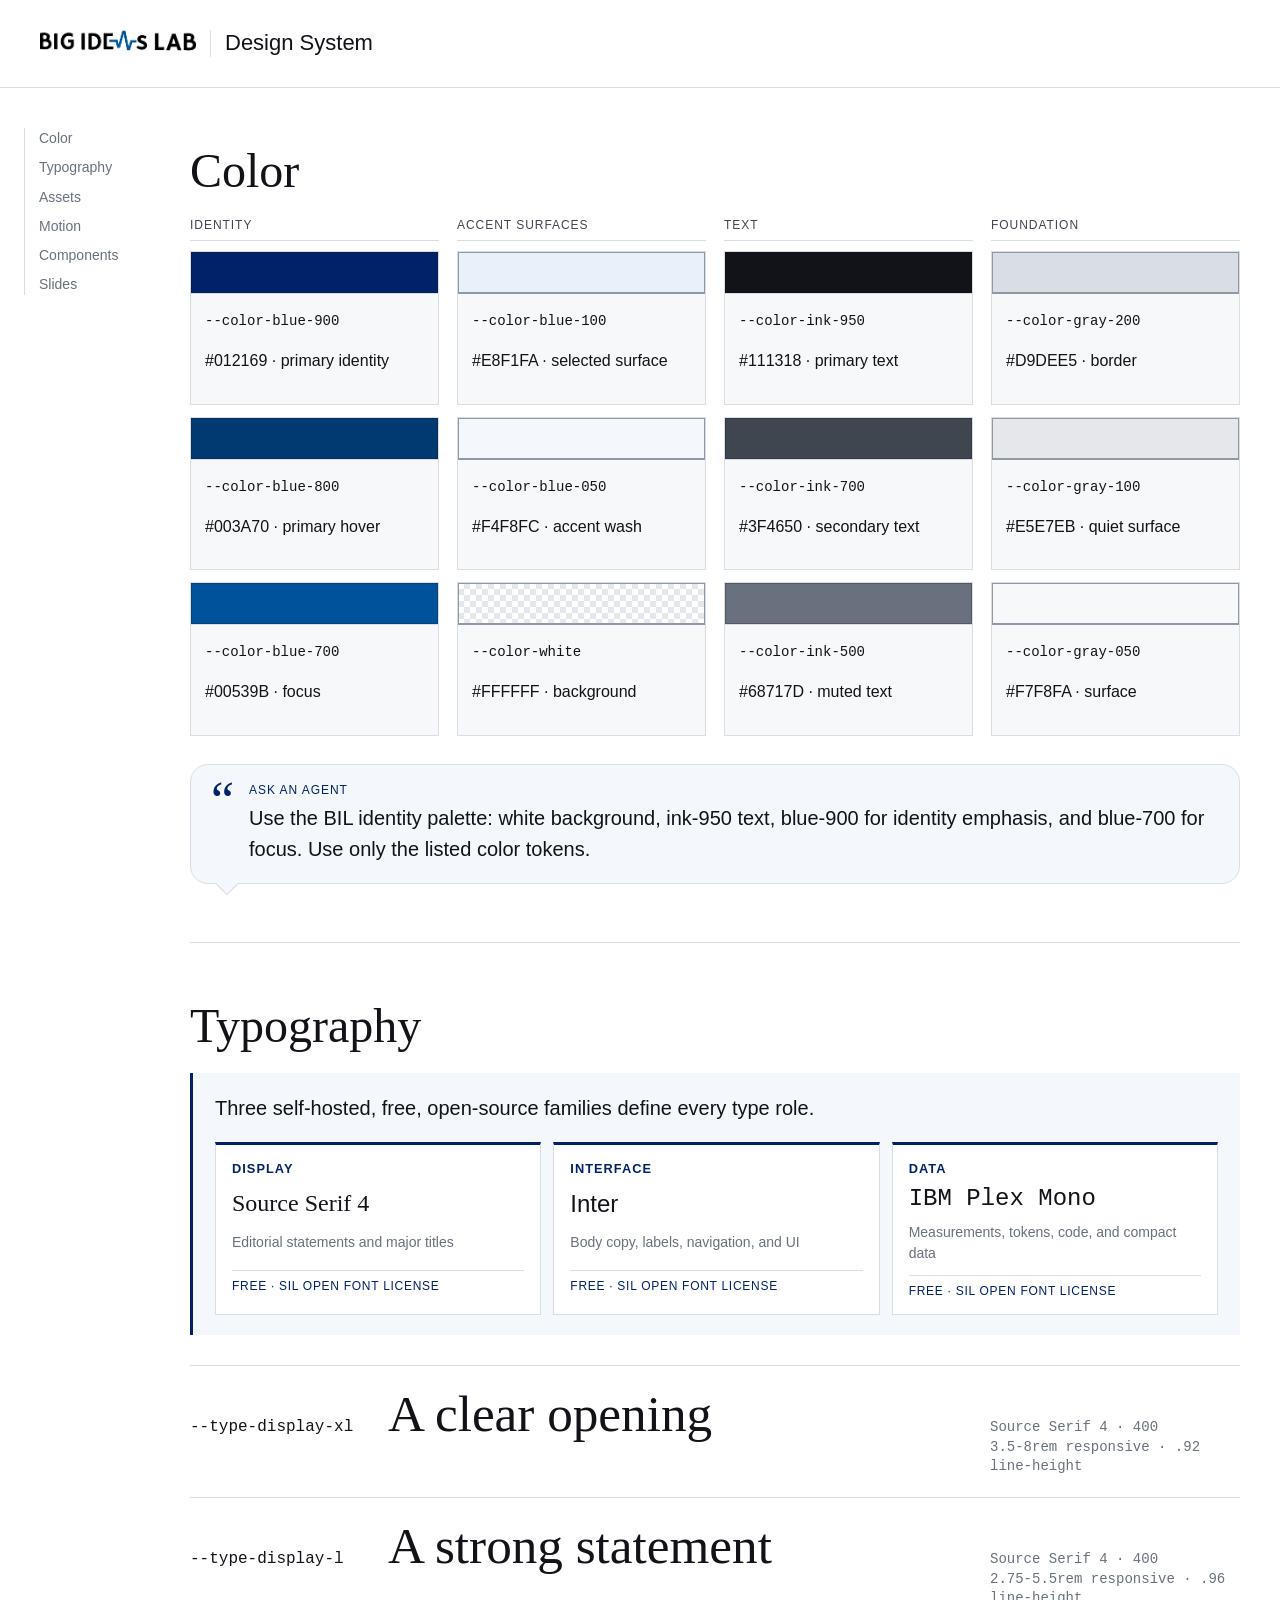
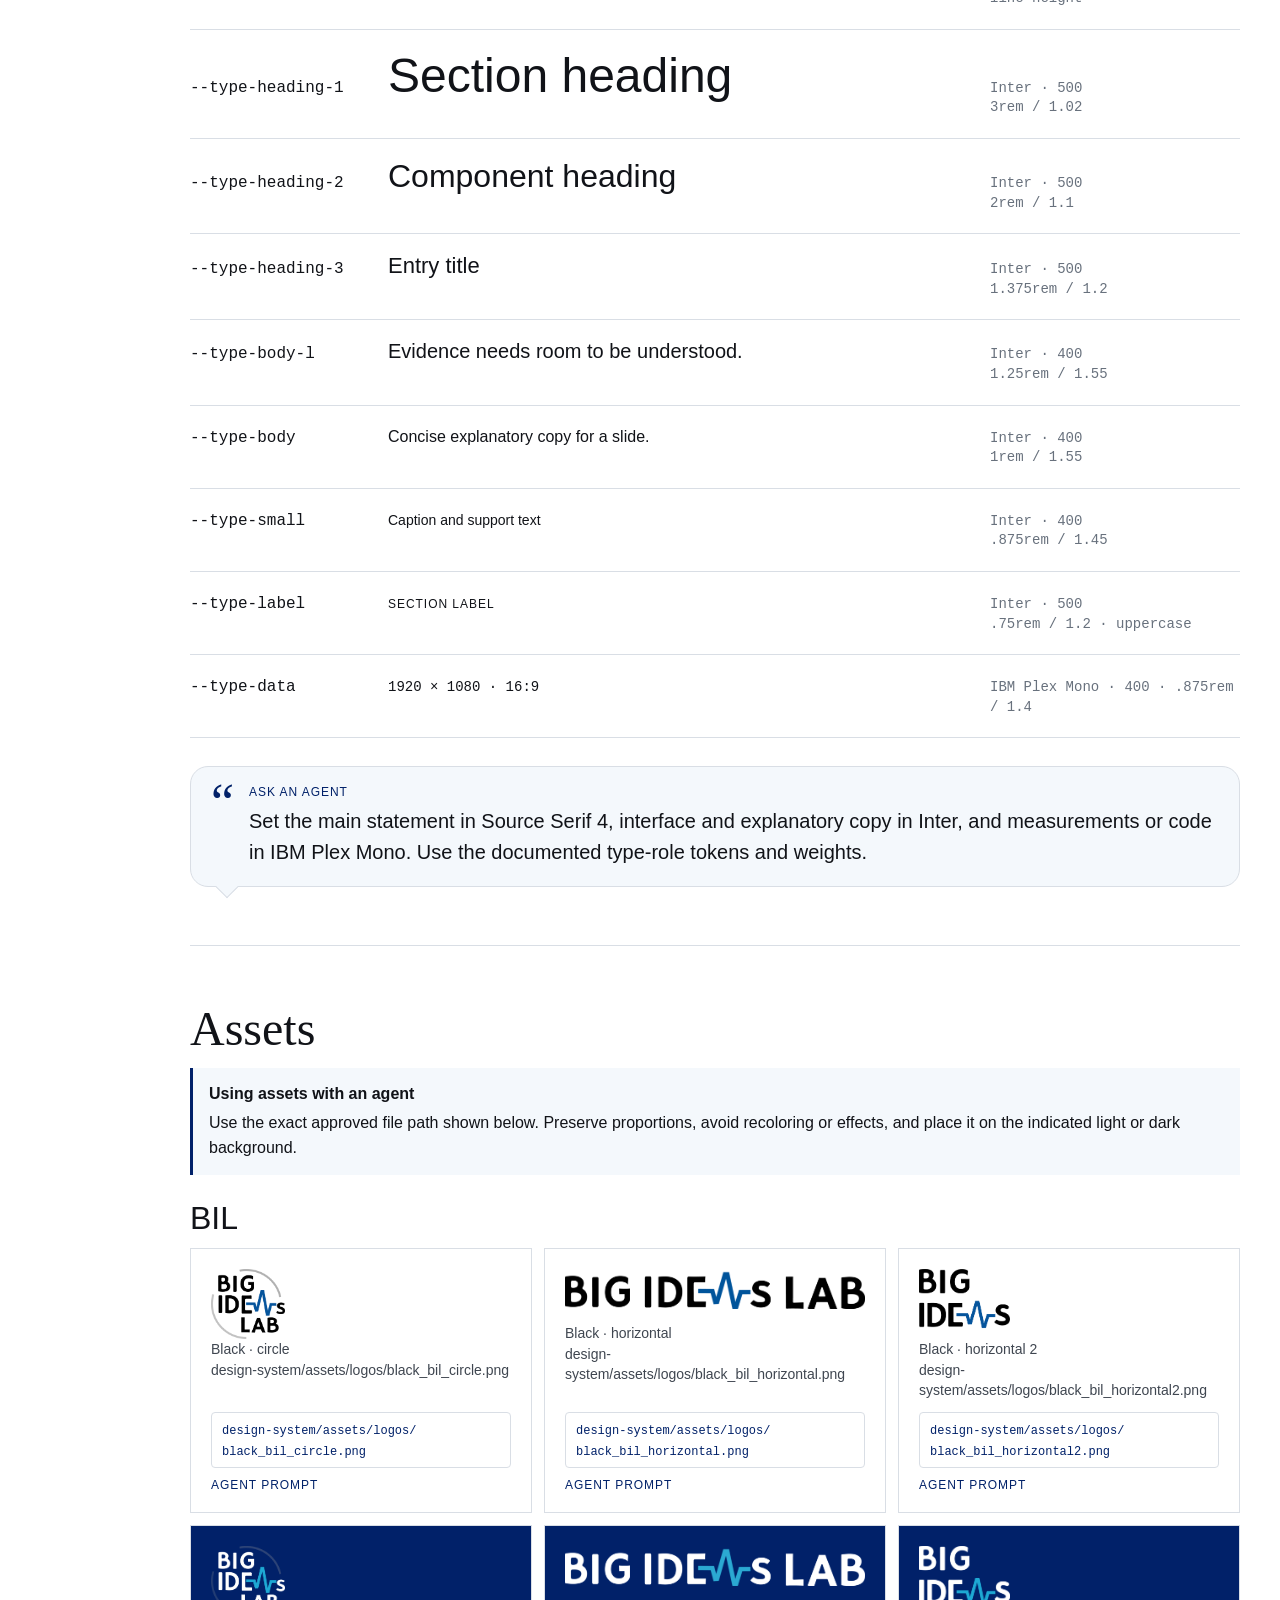
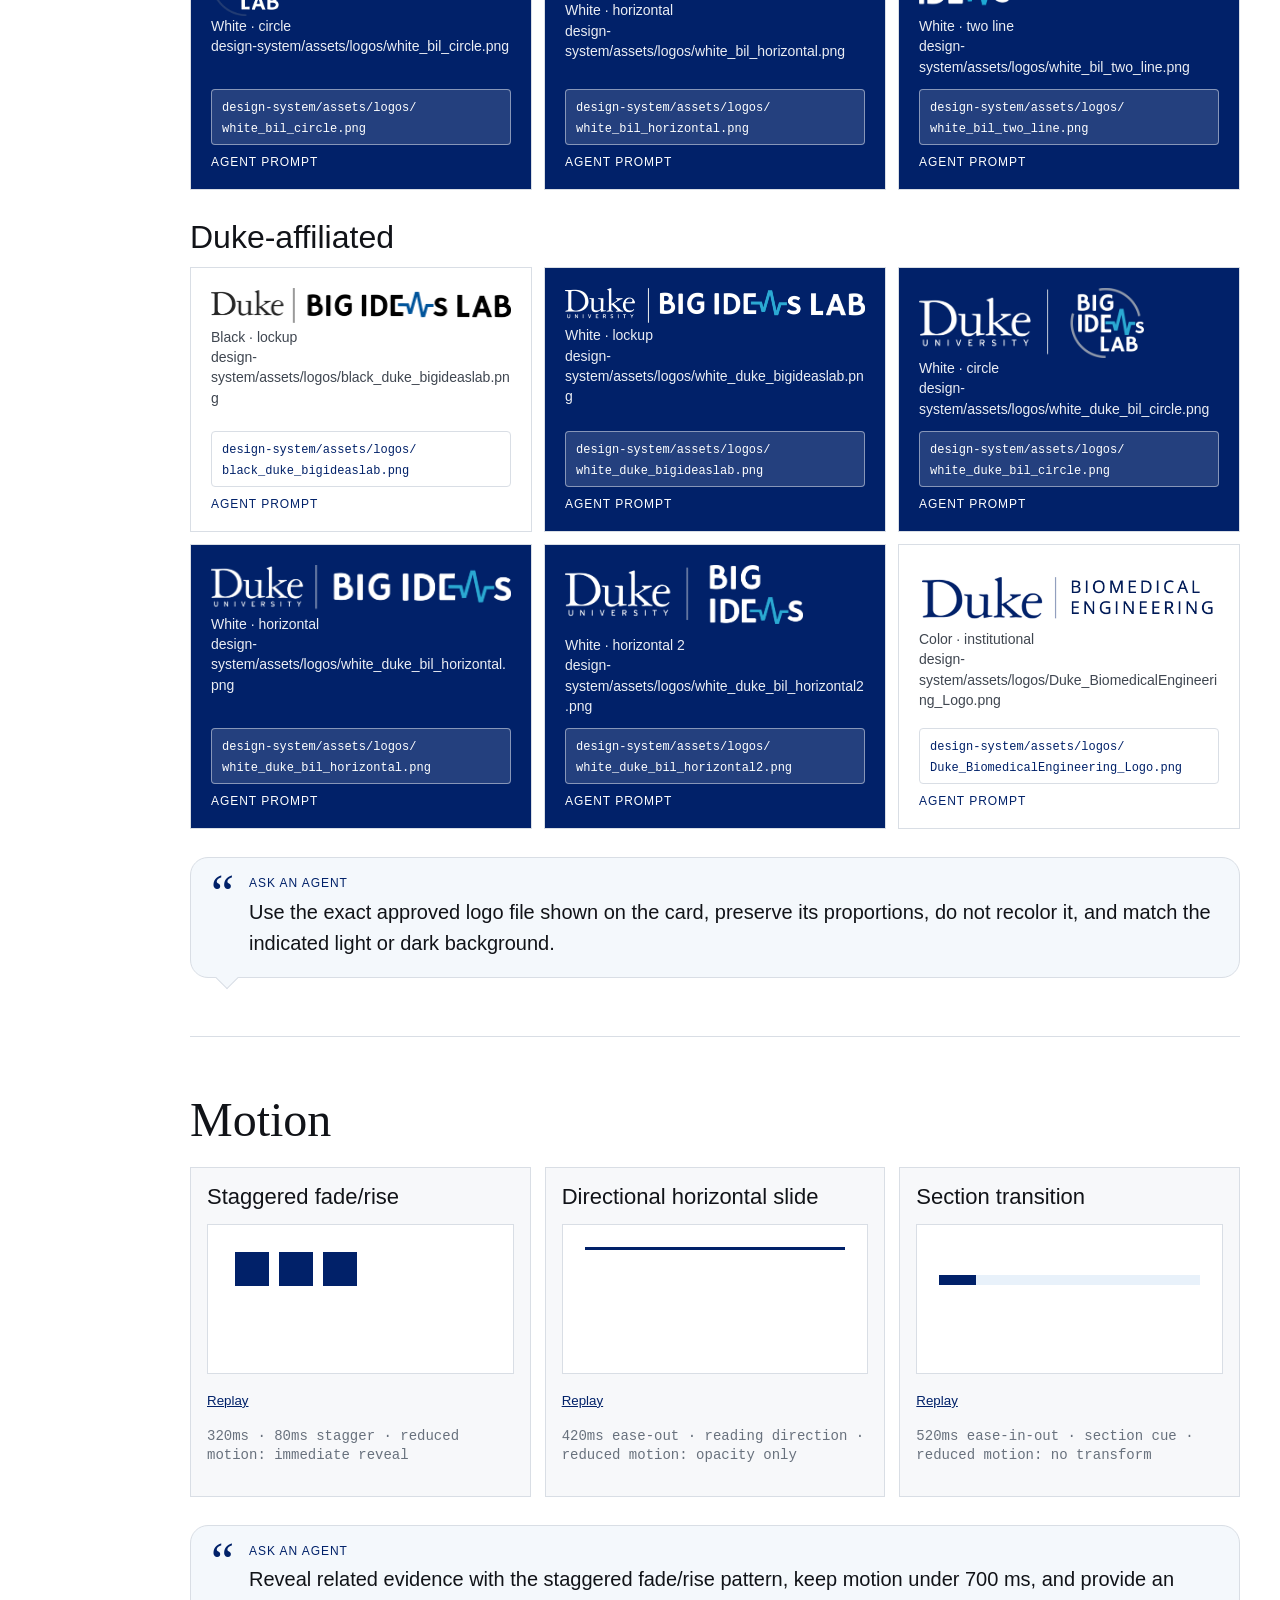
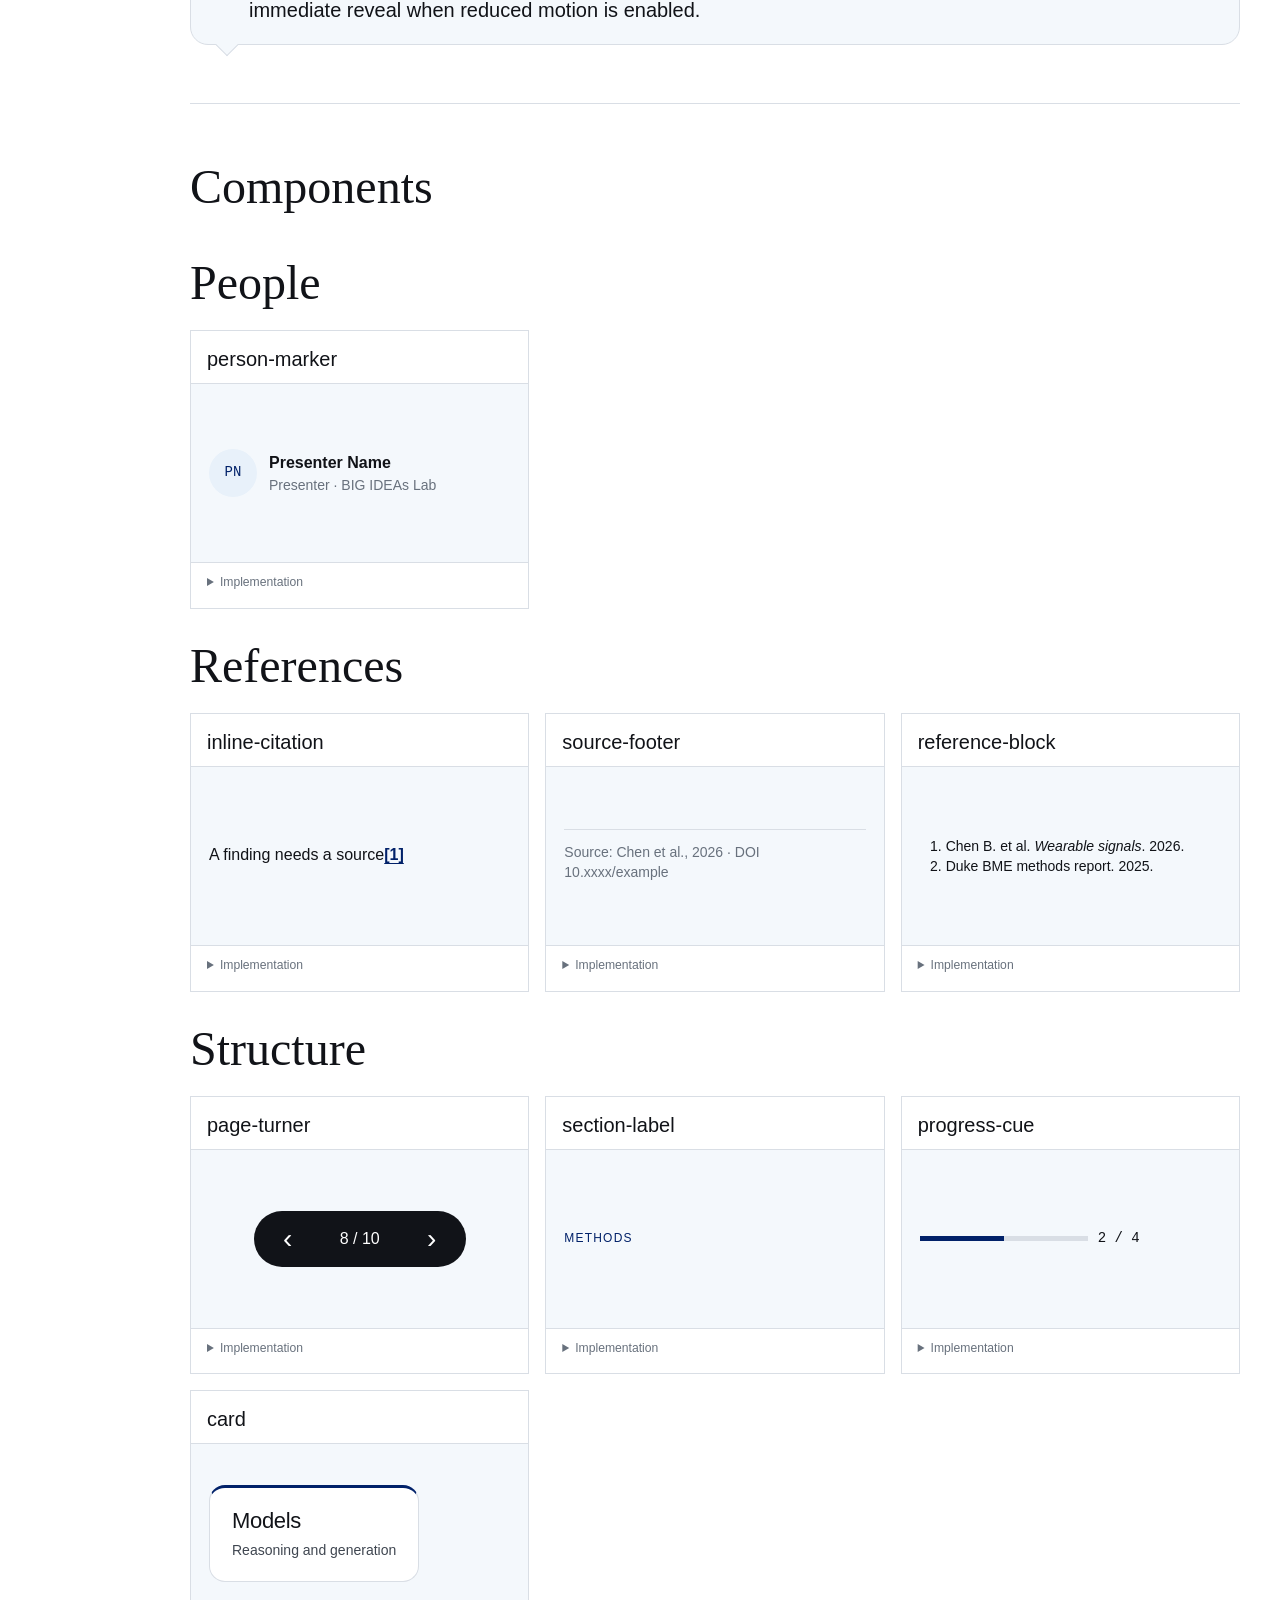
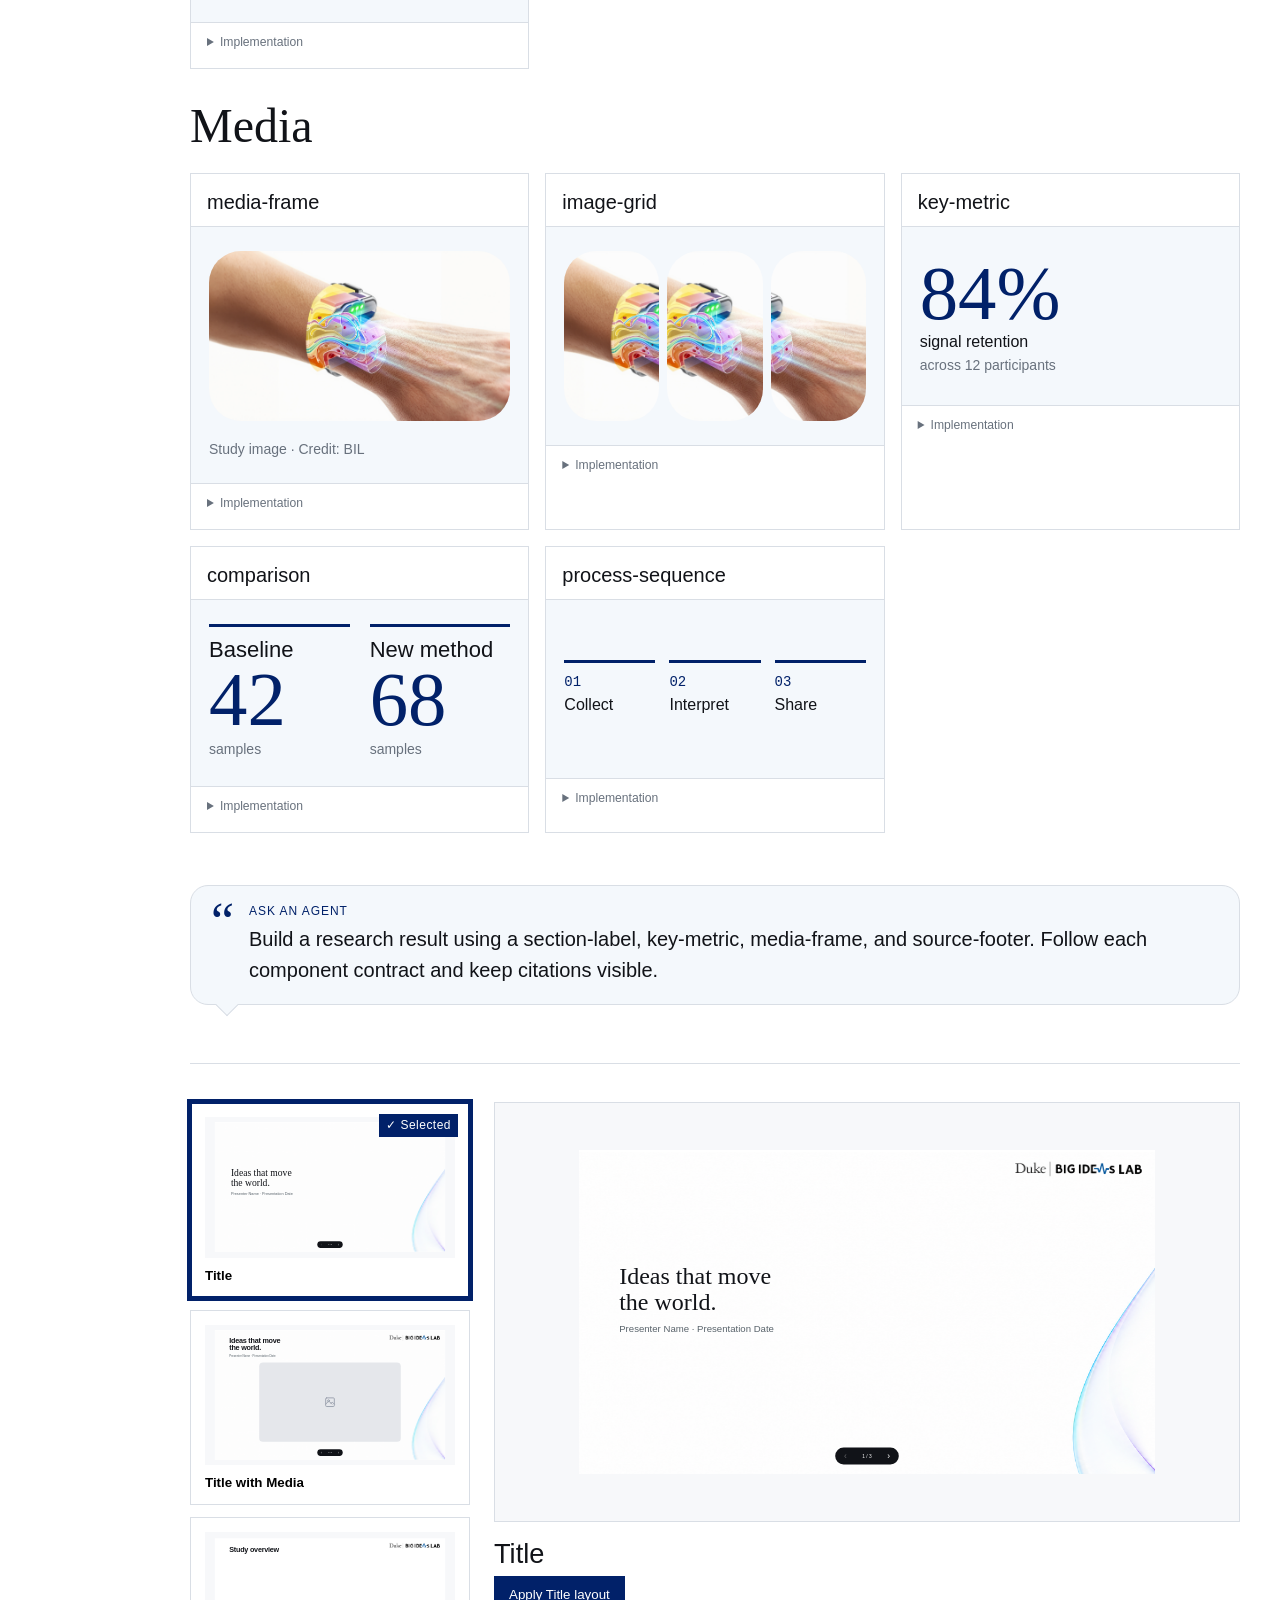
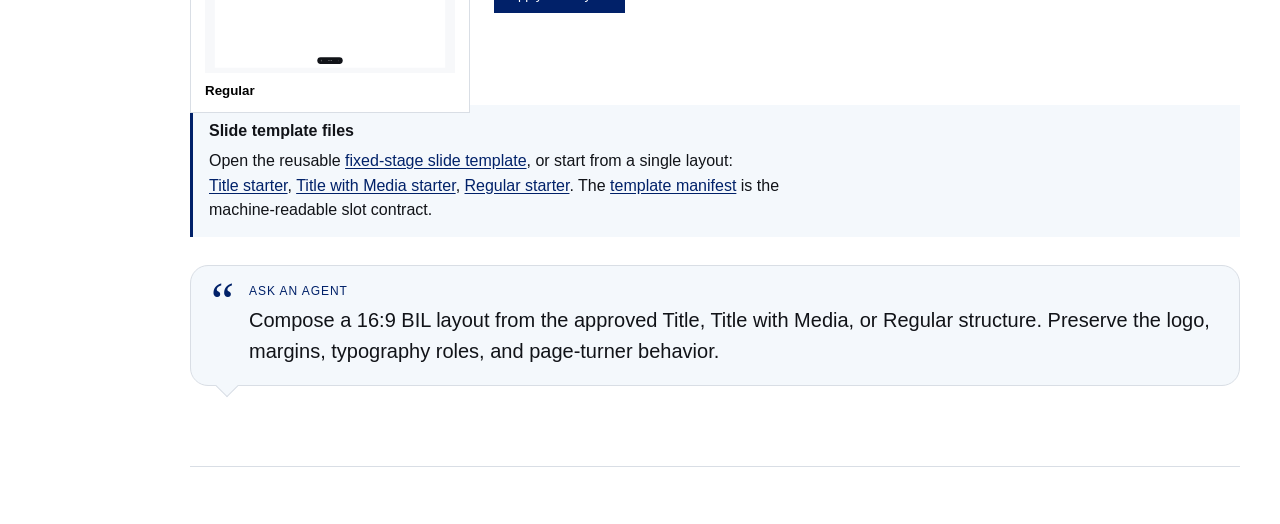
<file: skills/productivity/presentation-slides/design-system/components.html>
<!doctype html><html lang="en"><head><meta charset="utf-8"><meta http-equiv="refresh" content="0; url=index.html#components"><title>BIL Components</title></head><body><p>This catalog moved. <a href="index.html#components">Open BIL Components</a>.</p></body></html>
</file>
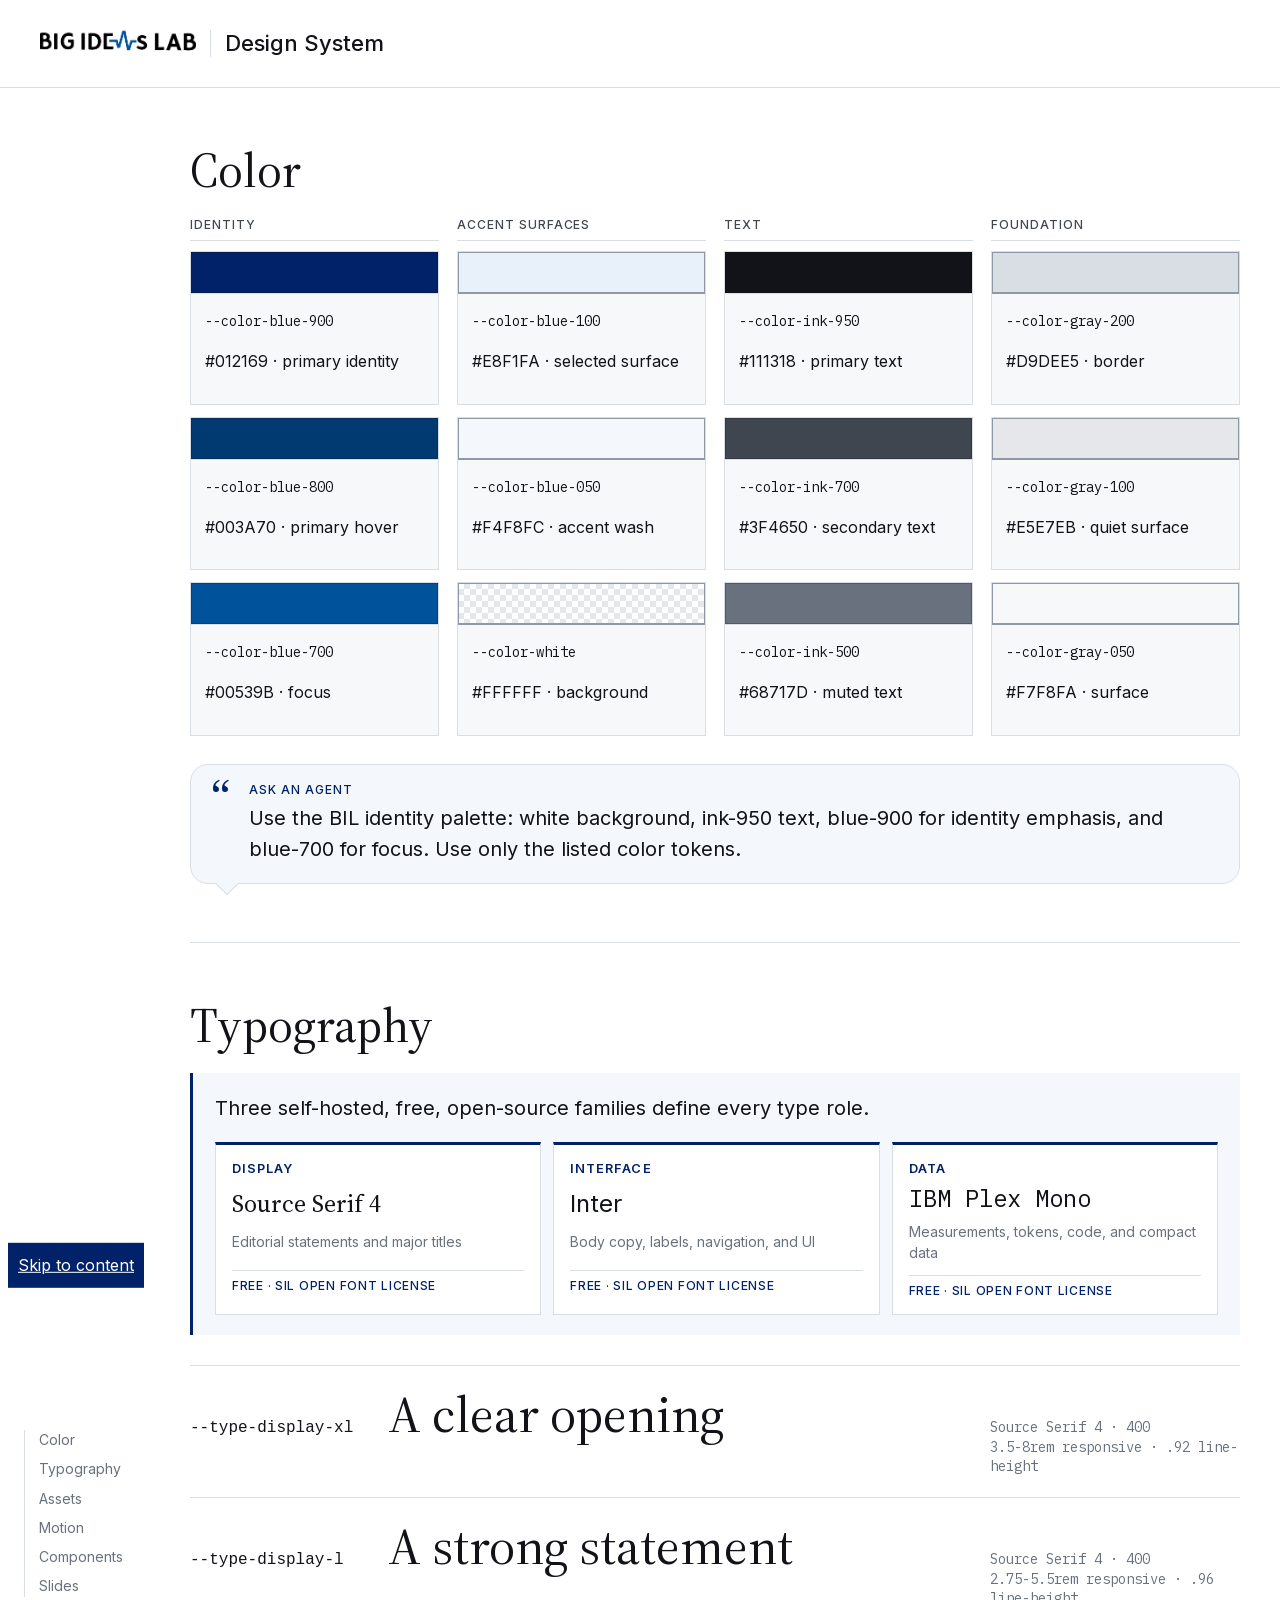
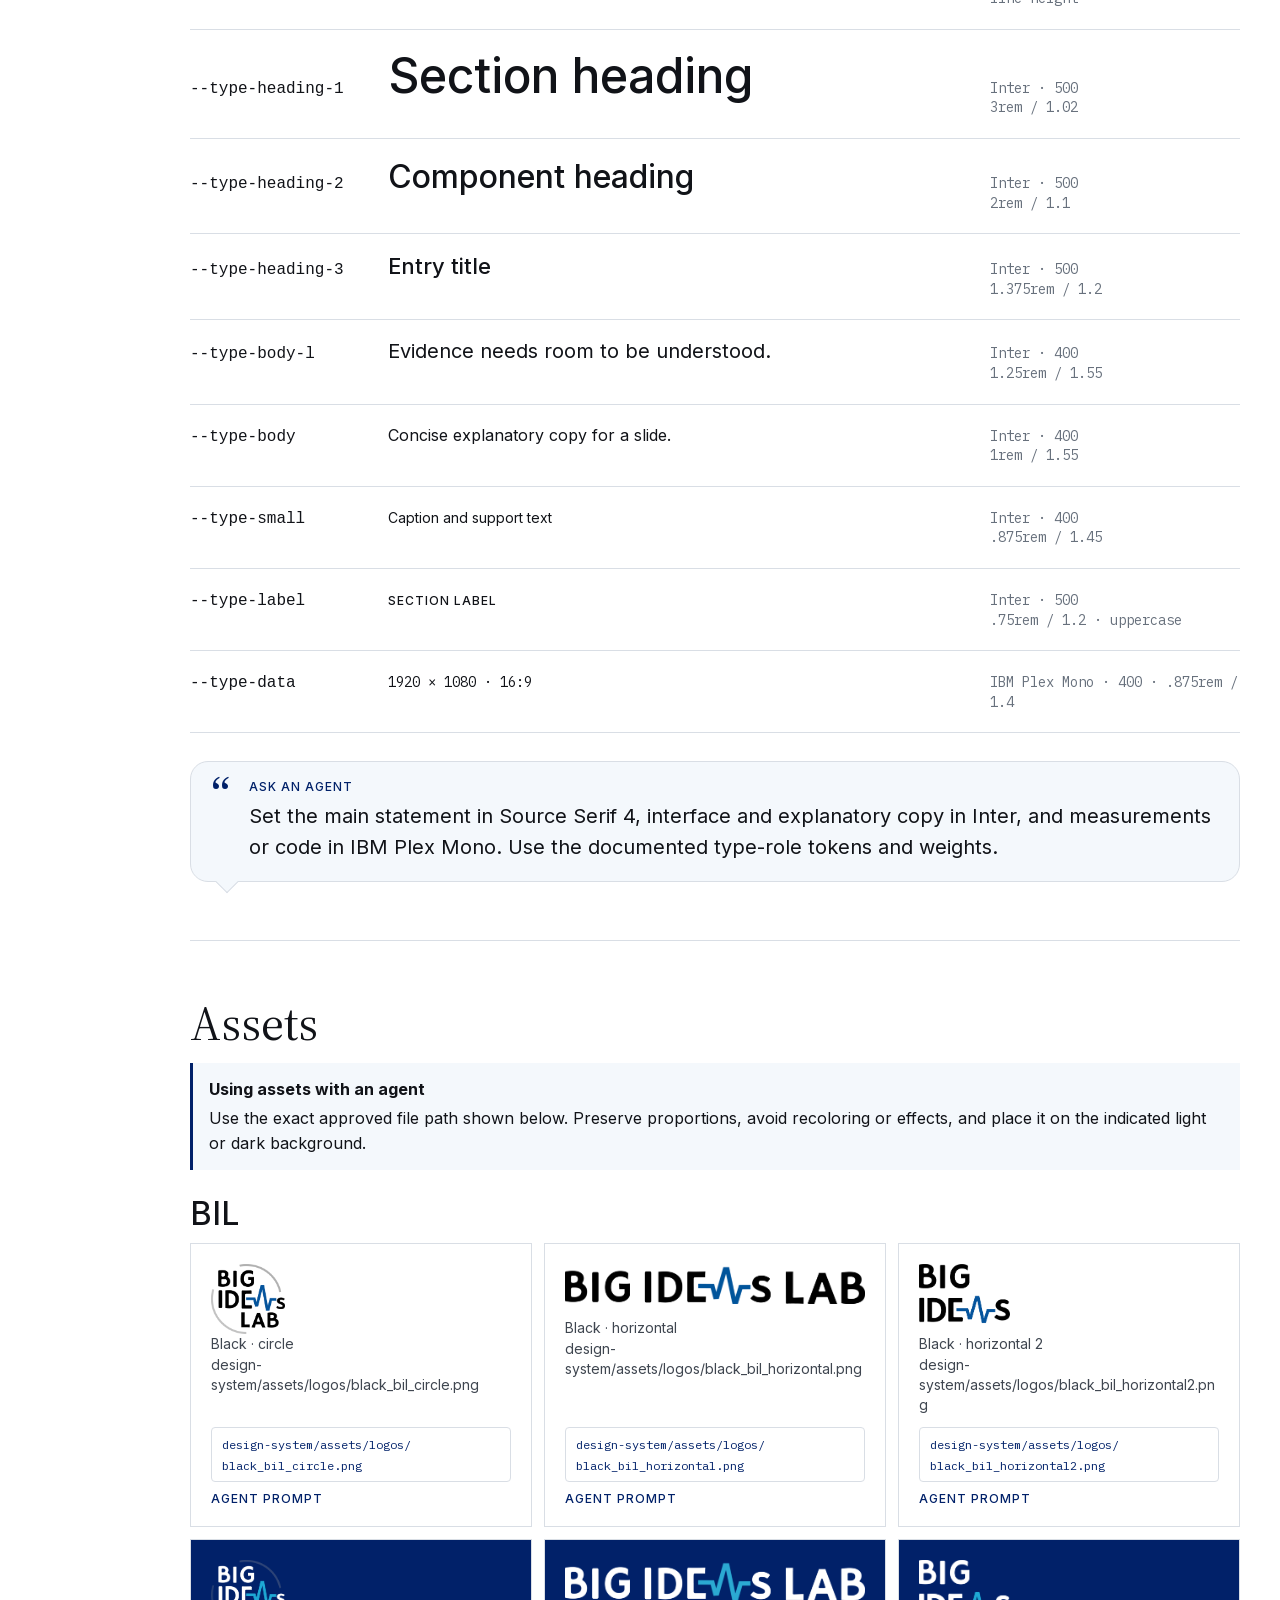
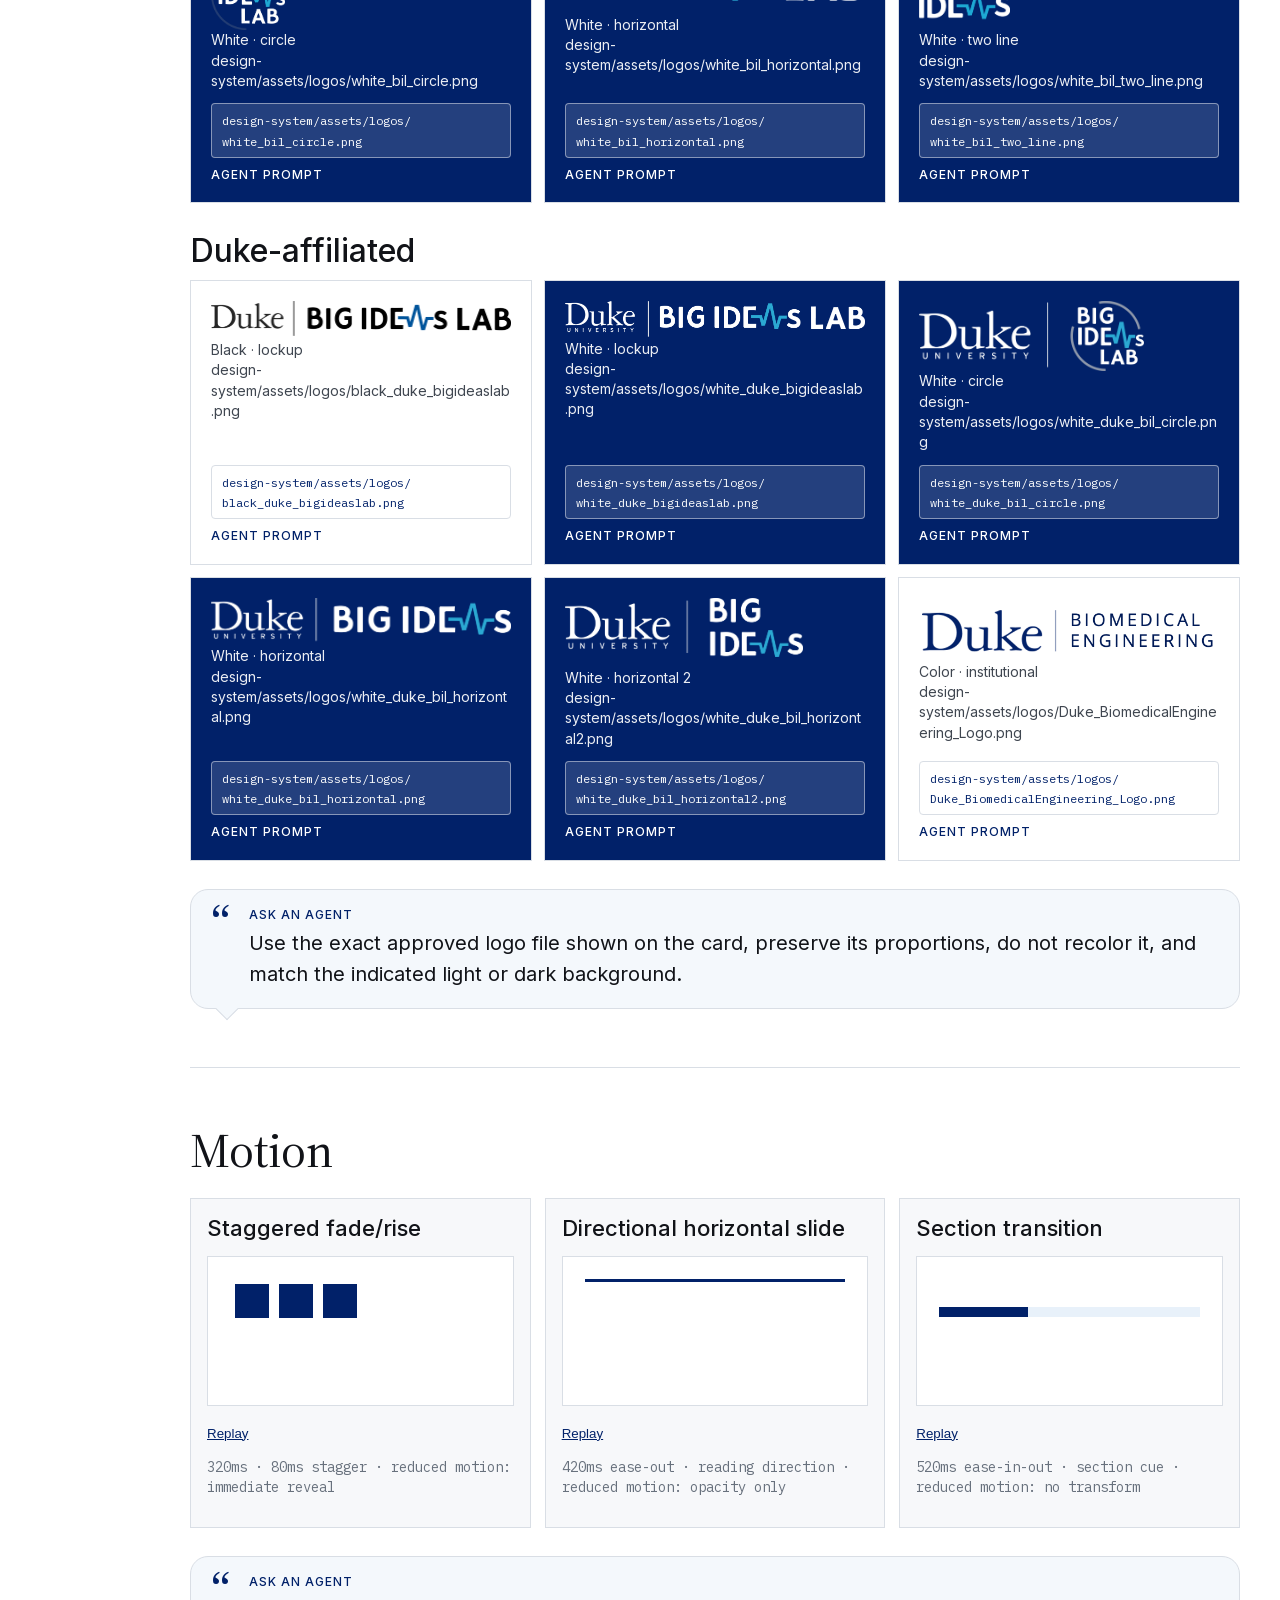
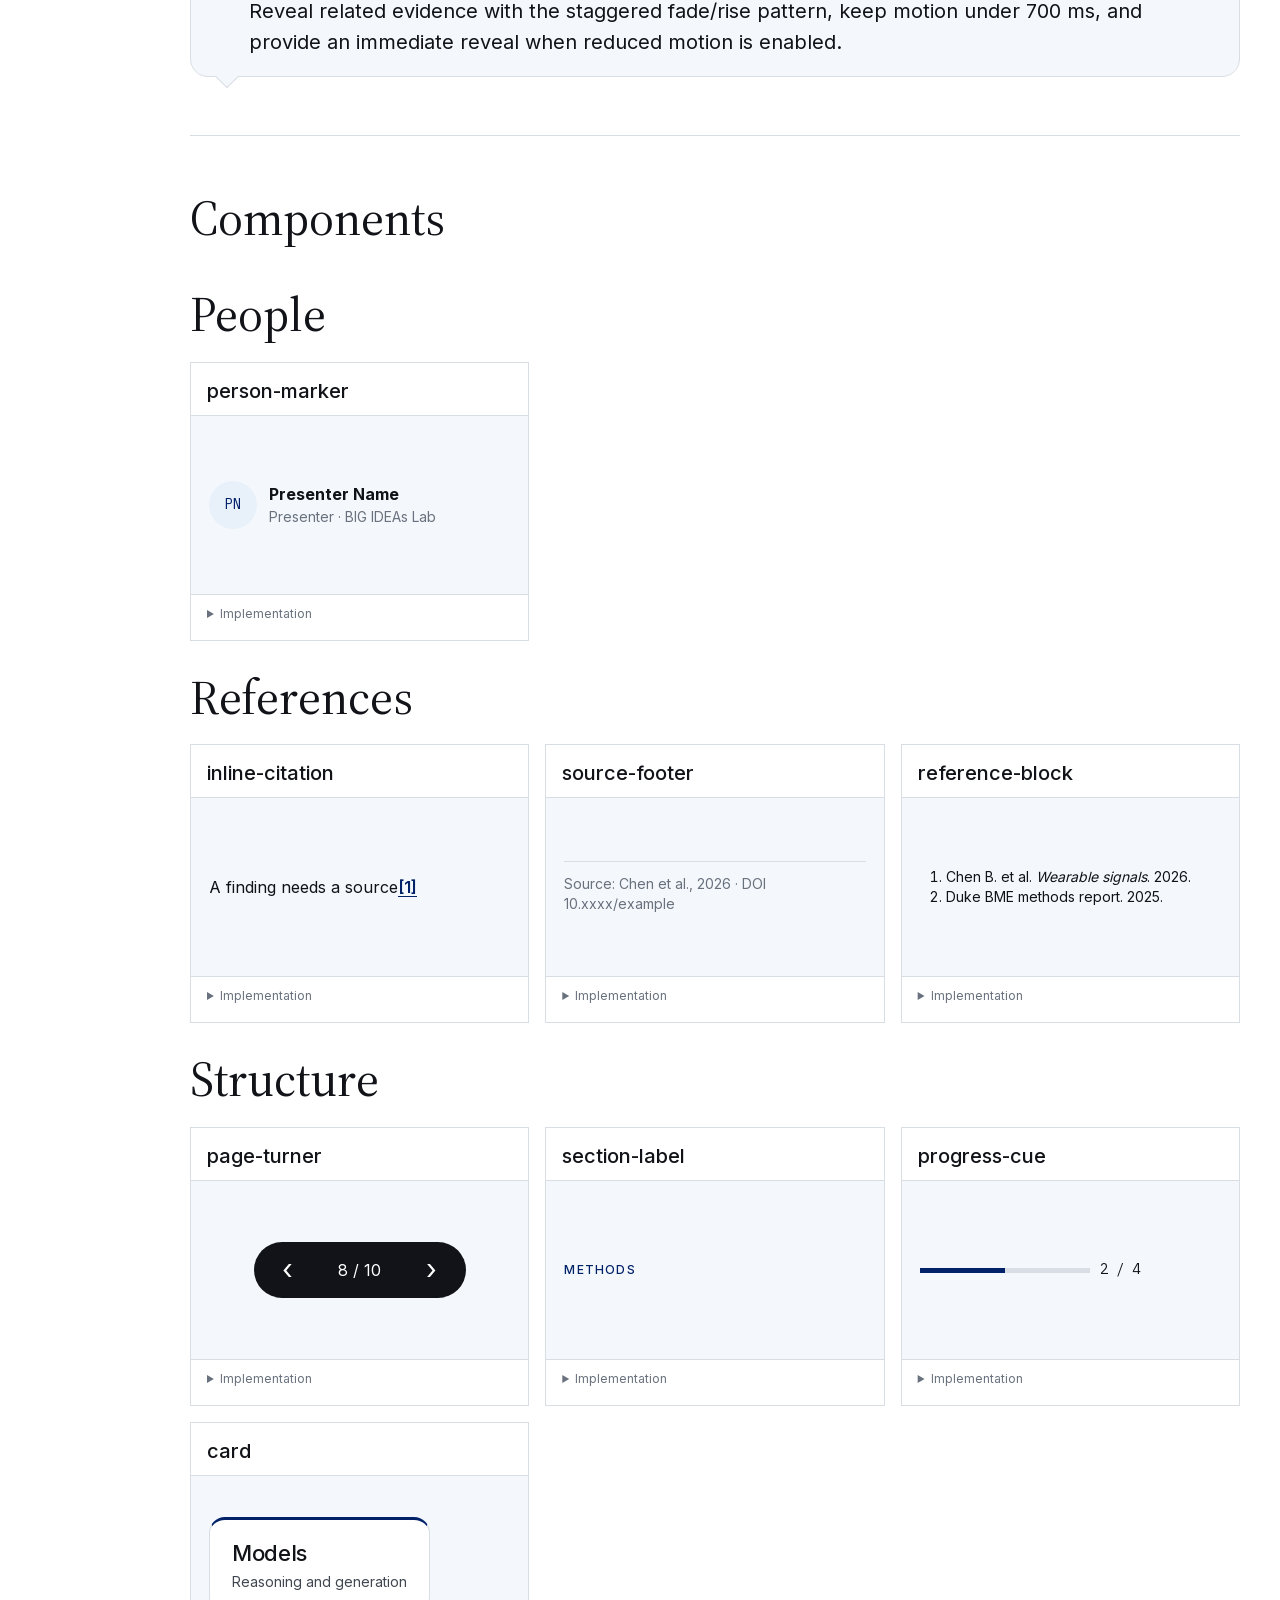
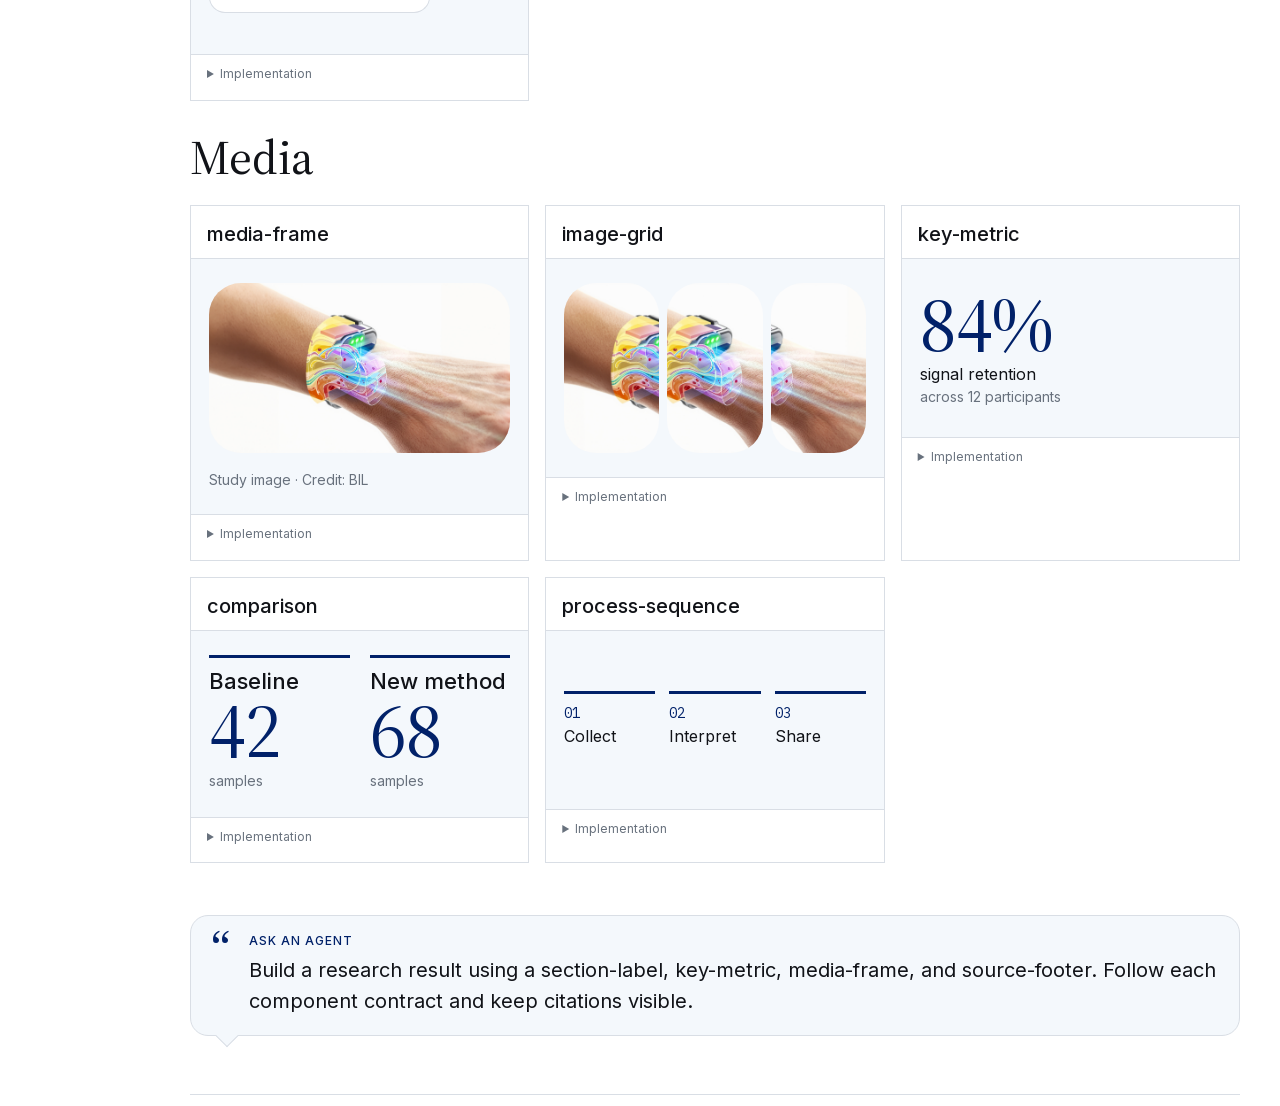
<file: skills/productivity/presentation-slides/design-system/slides.html>
<!doctype html><html lang="en"><head><meta charset="utf-8"><meta http-equiv="refresh" content="0; url=index.html#slides"><title>BIL Slides</title></head><body><p>This catalog moved. <a href="index.html#slides">Open BIL Slides</a>.</p></body></html>
</file>
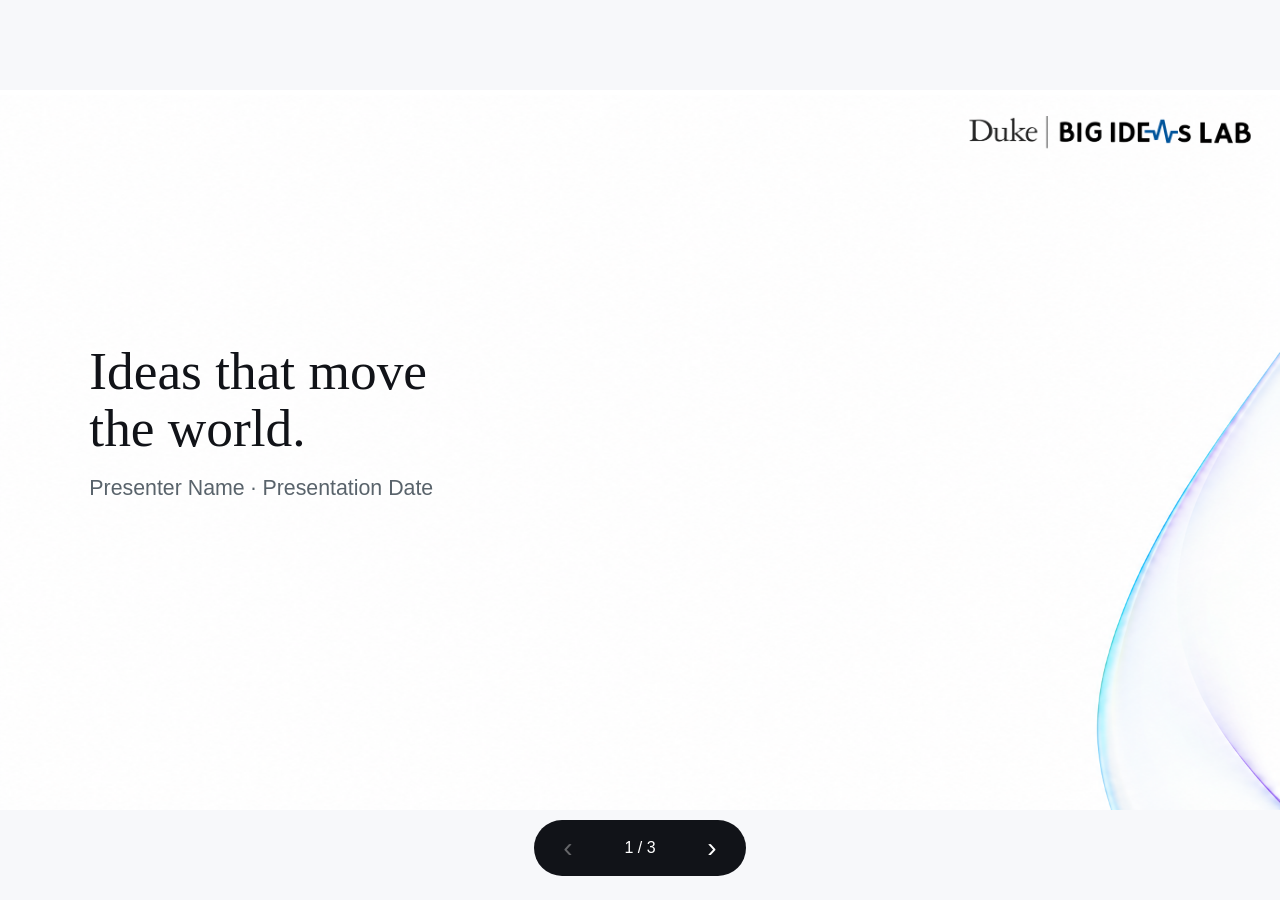
<file: skills/productivity/presentation-slides/slide-templates/bil-lab-presentation-template.html>
<!doctype html><html lang="en"><meta charset="utf-8"><title>BIL V2 presentation layouts</title><style>:root{--navy:#012169;--blue:#00539b;--cyan:#70b2e0;--ink:#111318}*{box-sizing:border-box}html,body{margin:0;background:#f7f8fa;color:var(--ink);font-family:"Helvetica Neue",sans-serif}.viewport{position:relative;width:100vw;height:100vh;overflow:hidden}.stage{position:absolute;left:50%;top:50%;width:1920px;height:1080px;transform-origin:center;background:#fff;padding:120px;visibility:hidden;opacity:0;pointer-events:none}.stage.active{visibility:visible;opacity:1;pointer-events:auto}.logo{position:absolute;right:44px;top:39px;width:422px;z-index:5}.title{position:relative;z-index:4;margin:220px 0 28px;max-width:1260px;font:400 112px/.96 Georgia,"Times New Roman",serif}.meta{position:relative;z-index:4;font-size:30px;color:#68717d}.opening-optical{position:absolute;inset:0;width:100%;height:100%;object-fit:contain;z-index:1;pointer-events:none}.media{position:absolute;left:370px;top:270px;width:1180px;height:660px;object-fit:contain;border:0;outline:0;border-radius:32px;overflow:hidden;background:#E5E7EB;z-index:3}.title-opening .title-copy{position:absolute;left:134px;top:378px;width:672px;max-width:672px}.title-opening .title{position:relative;left:auto;top:auto;max-width:none;margin:0;font-size:80px;line-height:1.08;font-weight:400}.title-opening .meta{position:relative;left:auto;top:auto;margin:25px 0 0;width:1100px;max-width:1100px;white-space:nowrap;font:32px/1.3 "Helvetica Neue",Arial,sans-serif;color:#59636b;letter-spacing:0}.title-media .title{position:absolute;left:120px;top:54px;max-width:960px;margin:0;font:600 60px/1.02 Inter,sans-serif;letter-spacing:-.03em}.title-media .meta{position:absolute;left:120px;top:196px;margin:0;width:1100px;max-width:1100px;white-space:nowrap;font:24px/1.3 "Helvetica Neue",Arial,sans-serif;color:#59636b}.title-media .media{left:370px;top:270px;width:1180px;height:660px;border:0;outline:0;border-radius:32px;overflow:hidden;object-fit:contain}.media img{position:absolute;width:96px;height:96px;left:50%;top:50%;transform:translate(-50%,-50%);object-fit:contain}.regular .title{position:absolute;left:120px;top:60px;max-width:960px;margin:0;font:600 60px/1.02 Inter,sans-serif;letter-spacing:-.03em}.main{width:100%}.bil-page-turner{position:fixed;z-index:8;left:50%;bottom:24px;transform:translateX(-50%);display:flex;align-items:center;justify-content:center;gap:14px;height:56px;box-sizing:border-box;padding:6px 12px;background:#111318;color:#fff;border:0;border-radius:999px;width:max-content}.bil-page-turner button{width:44px;height:44px;min-width:44px;border:0;border-radius:50%;background:transparent;color:#fff;font:28px/1 Arial,sans-serif;cursor:pointer}.bil-page-turner button:hover{background:rgba(255,255,255,.12)}.bil-page-turner button:active{background:rgba(255,255,255,.2)}.bil-page-turner button:disabled{opacity:.35;cursor:not-allowed}.bil-page-turner button:focus-visible{outline:3px solid #78b8e7;outline-offset:2px}.bil-page-tracker{min-width:72px;text-align:center;color:#fff;font:16px/1 "Helvetica Neue",Arial,sans-serif;white-space:nowrap}.controls{position:fixed;z-index:8;left:16px;bottom:16px;display:flex;gap:8px}.controls button{padding:10px 14px;background:#fff;border:1px solid var(--navy);color:var(--navy)}@media(prefers-reduced-motion:reduce){*{transition:none!important}}@media print{.viewport{height:auto;overflow:visible}.stage{position:relative;left:auto;top:auto;transform:none!important;visibility:visible;opacity:1;pointer-events:auto;page-break-after:always}.controls,.bil-page-turner{display:none}}</style><body><main class="viewport"><section id="title" class="stage active title-opening"><img class="logo" alt="Approved BIL logo" src="../design-system/assets/logos/black_duke_bigideaslab.png"><img class="opening-optical" src="../design-system/assets/decor/bil-opening-sunburst-spectral-edge.png" alt="" aria-hidden="true"><div class="title-copy"><h1 class="title">Ideas that move<br>the world.</h1><p class="meta"><span data-slot="presenter">Presenter Name</span> · <span data-slot="date">Presentation Date</span></p></div></section><section id="title-media" class="stage title-media"><img class="logo" alt="Approved BIL logo" src="../design-system/assets/logos/black_duke_bigideaslab.png"><img class="opening-optical" src="../design-system/assets/decor/bil-opening-sunburst-spectral-edge.png" alt="" aria-hidden="true"><h1 class="title">Ideas that move<br>the world.</h1><p class="meta"><span data-slot="presenter">Presenter Name</span> · <span data-slot="date">Presentation Date</span></p><figure class="media" role="img" aria-label="Media placeholder"><img src="../design-system/assets/icons/lucide-image.svg" alt="" aria-hidden="true"></figure></section><section id="regular" class="stage regular"><img class="logo" alt="Approved BIL logo" src="../design-system/assets/logos/black_duke_bigideaslab.png"><h2 class="title">Study overview</h2><div class="main" data-slot="main"></div></section></main><nav class="bil-page-turner" data-page-turner-slide data-current="1" data-total="3" aria-label="Slide navigation"><button type="button" data-page-previous aria-label="Previous slide">‹</button><output class="bil-page-tracker" aria-live="polite">1 / 3</output><button type="button" data-page-next aria-label="Next slide">›</button></nav><script>function fit(){document.querySelectorAll('.stage').forEach(function(s){s.style.transform='translate(-50%,-50%) scale('+Math.min(innerWidth/1920,innerHeight/1080)+')'})}var turner=document.querySelector('[data-page-turner-slide]'),pages=['title','title-media','regular'],currentPage=0,prev=turner.querySelector('[data-page-previous]'),next=turner.querySelector('[data-page-next]'),out=turner.querySelector('.bil-page-tracker');function renderPage(){document.querySelectorAll('.stage').forEach(function(s){s.classList.toggle('active',s.id===pages[currentPage])});out.textContent=(currentPage+1)+' / 3';out.setAttribute('aria-label','Page '+(currentPage+1)+' of 3');prev.disabled=currentPage===0;next.disabled=currentPage===2;fit()}prev.onclick=function(){if(currentPage>0){currentPage--;renderPage()}};next.onclick=function(){if(currentPage<2){currentPage++;renderPage()}};addEventListener('keydown',function(e){if(e.key==='ArrowLeft'){prev.click()}else if(e.key==='ArrowRight'){next.click()}});addEventListener('resize',fit);renderPage()</script>
</file>
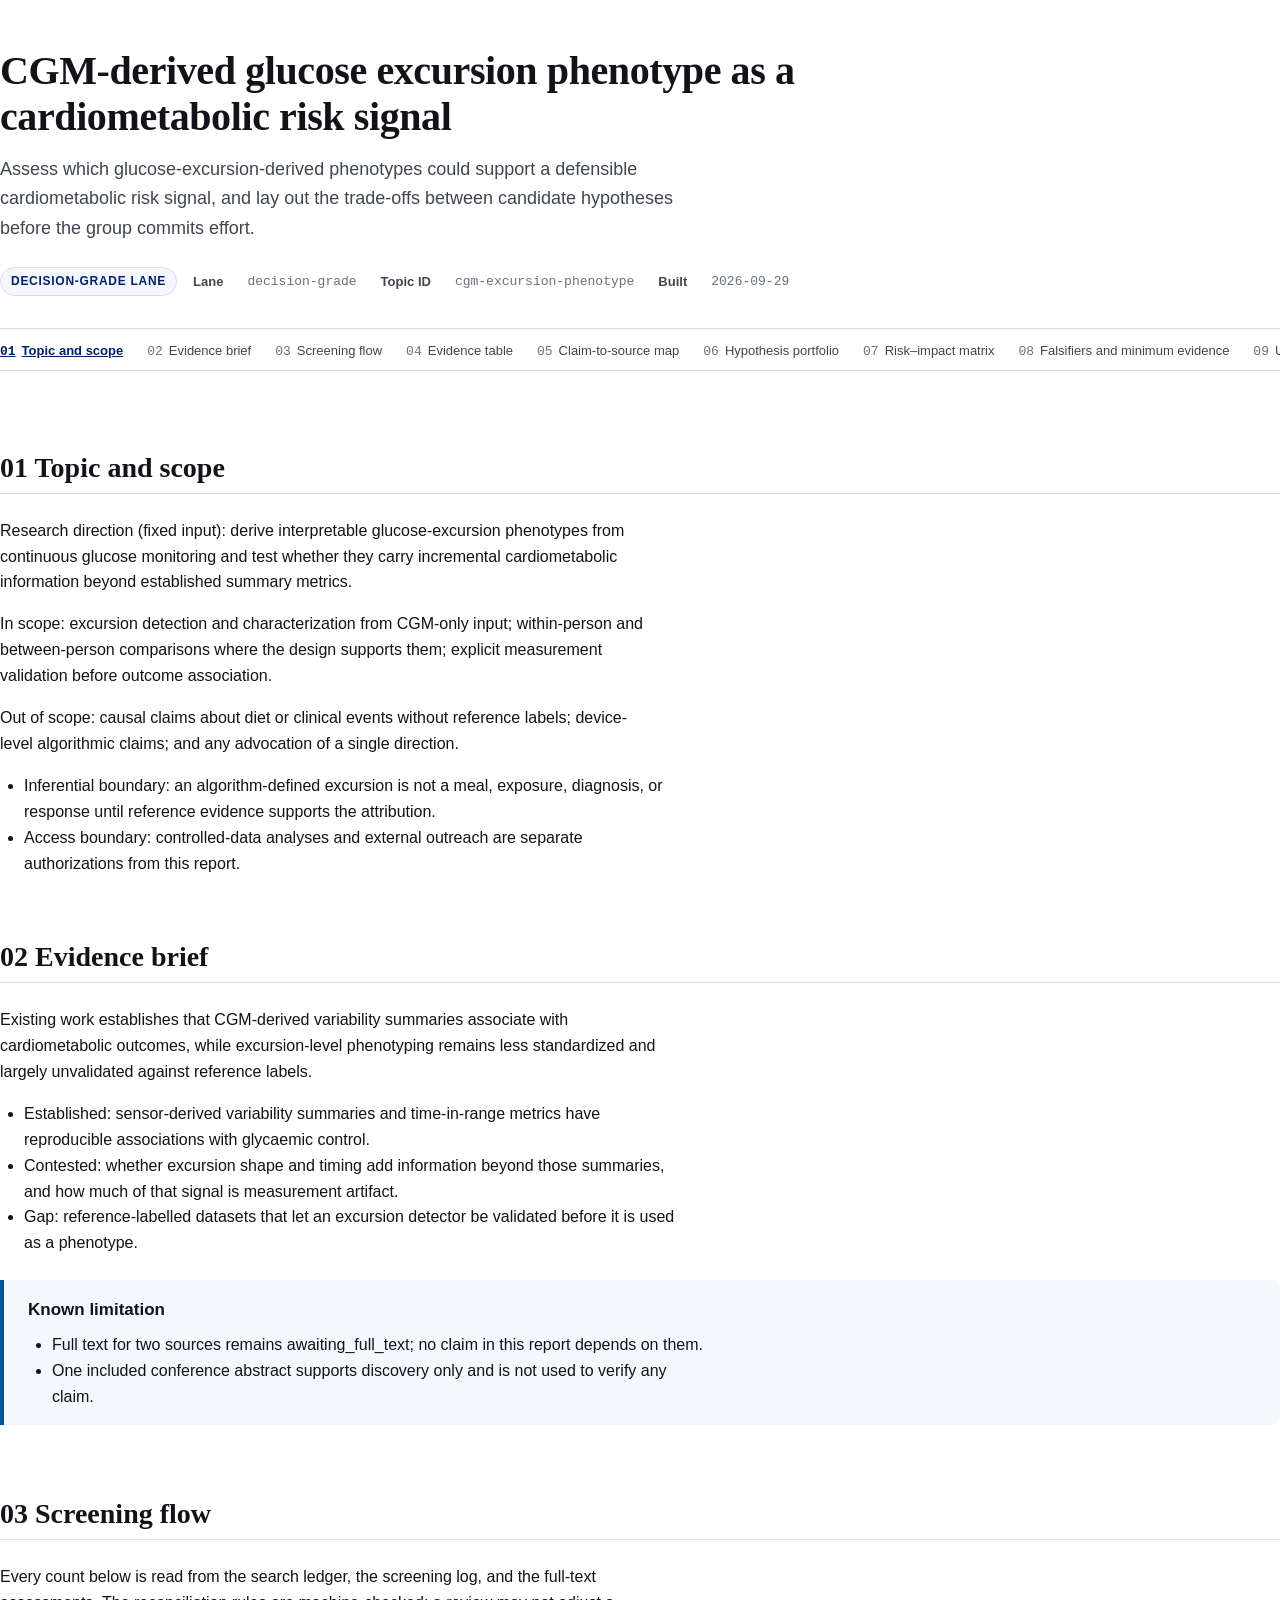
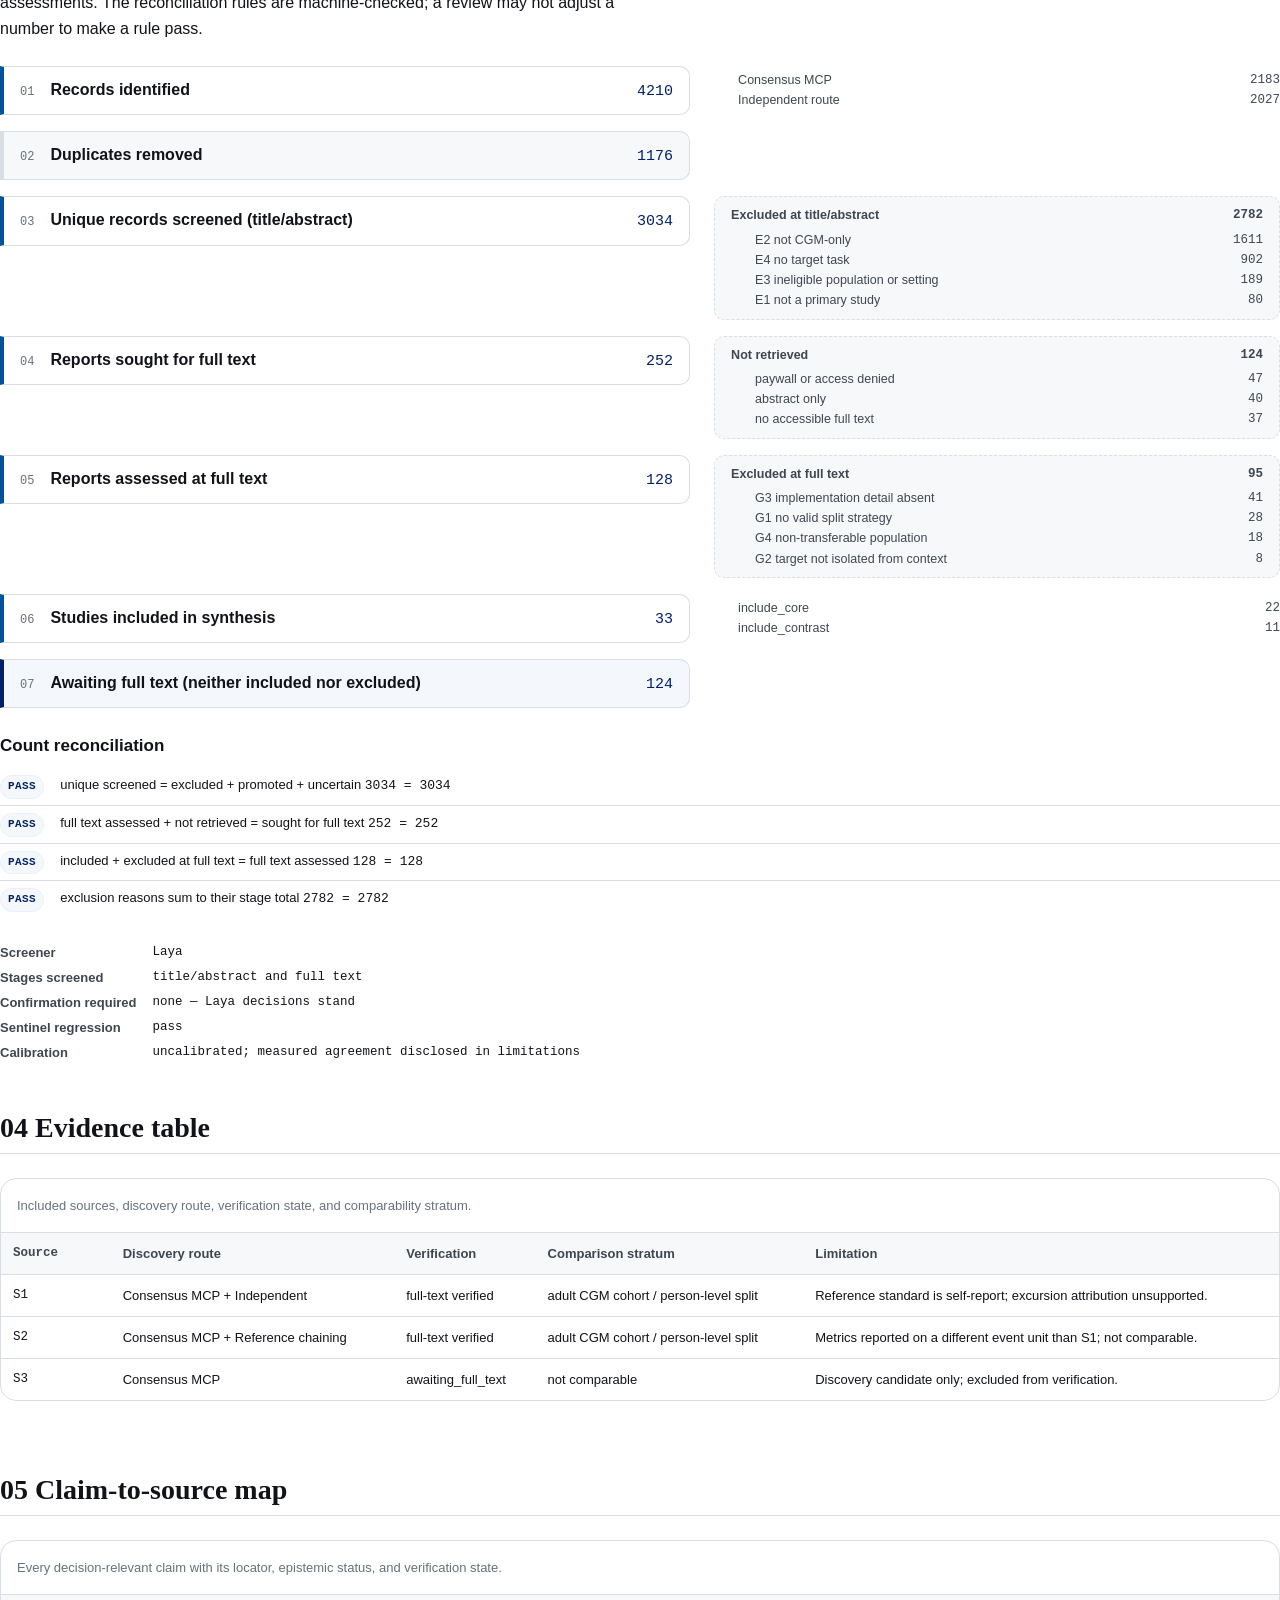
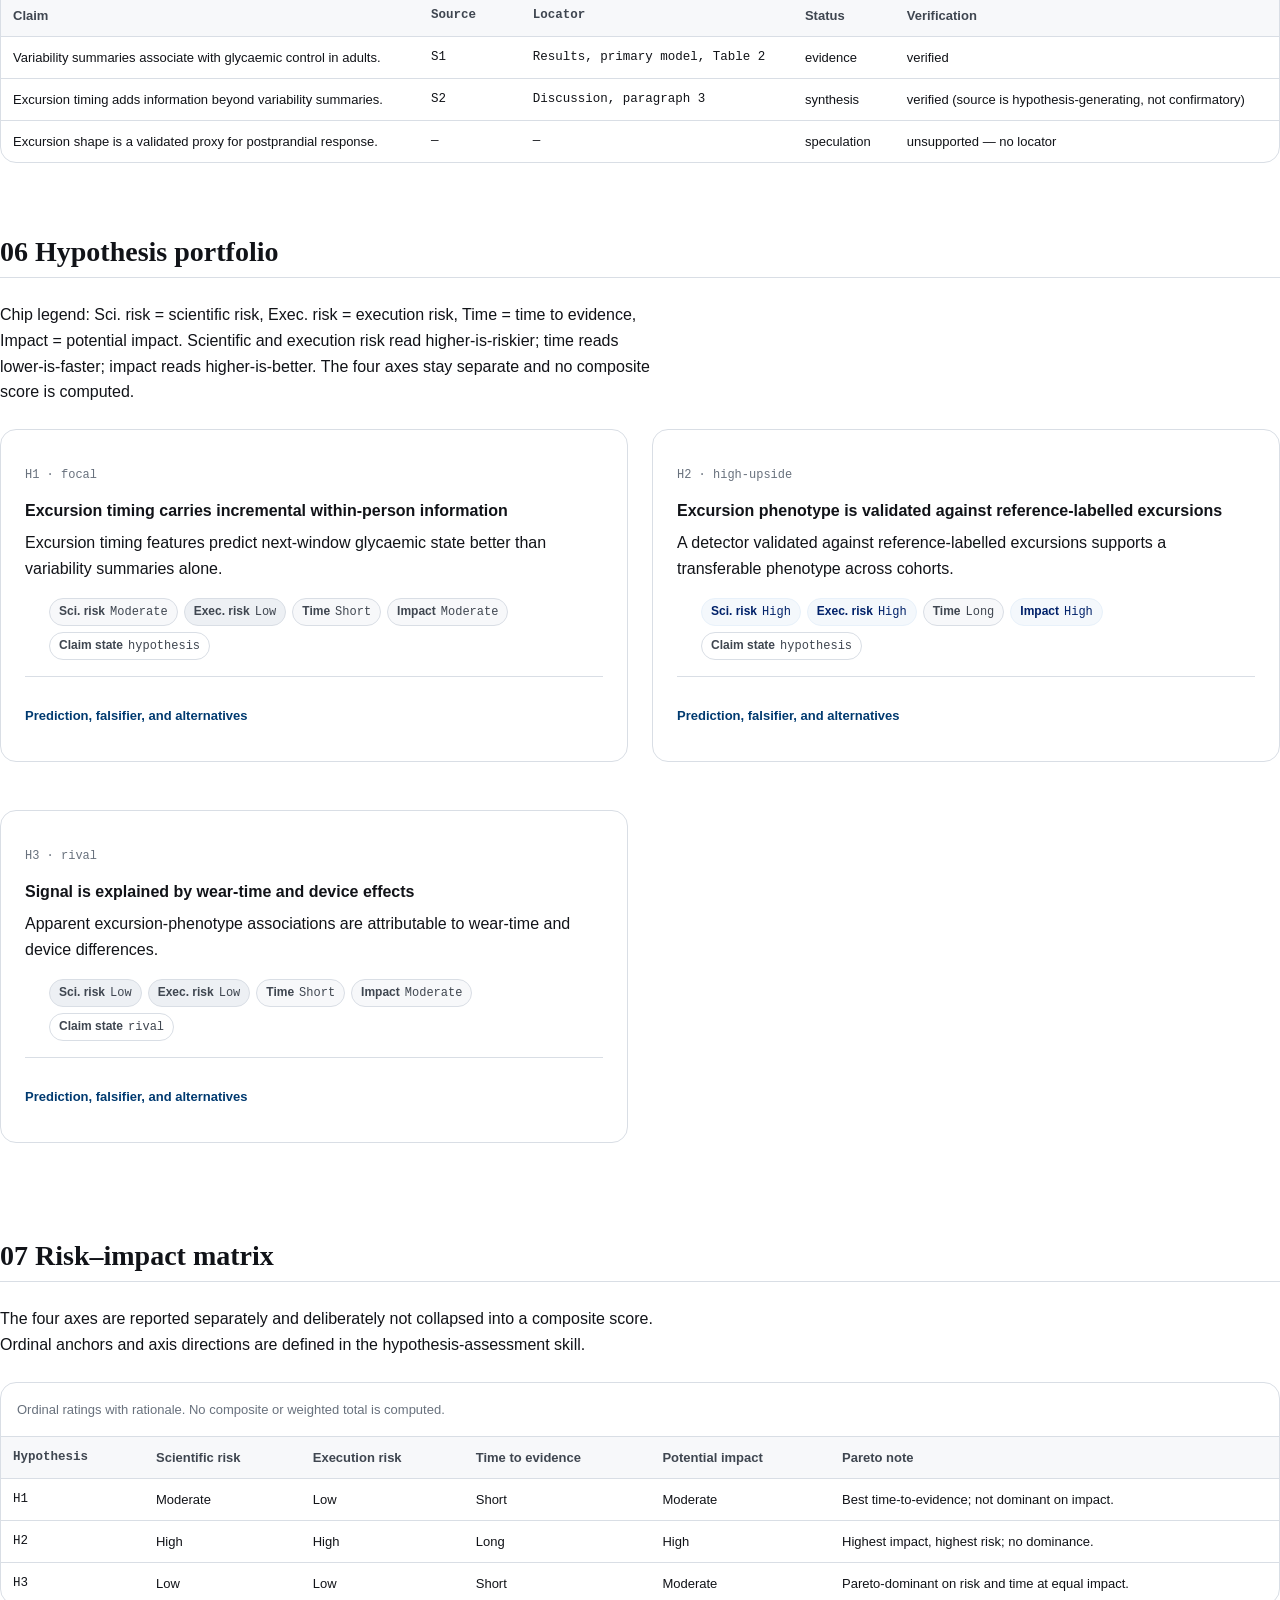
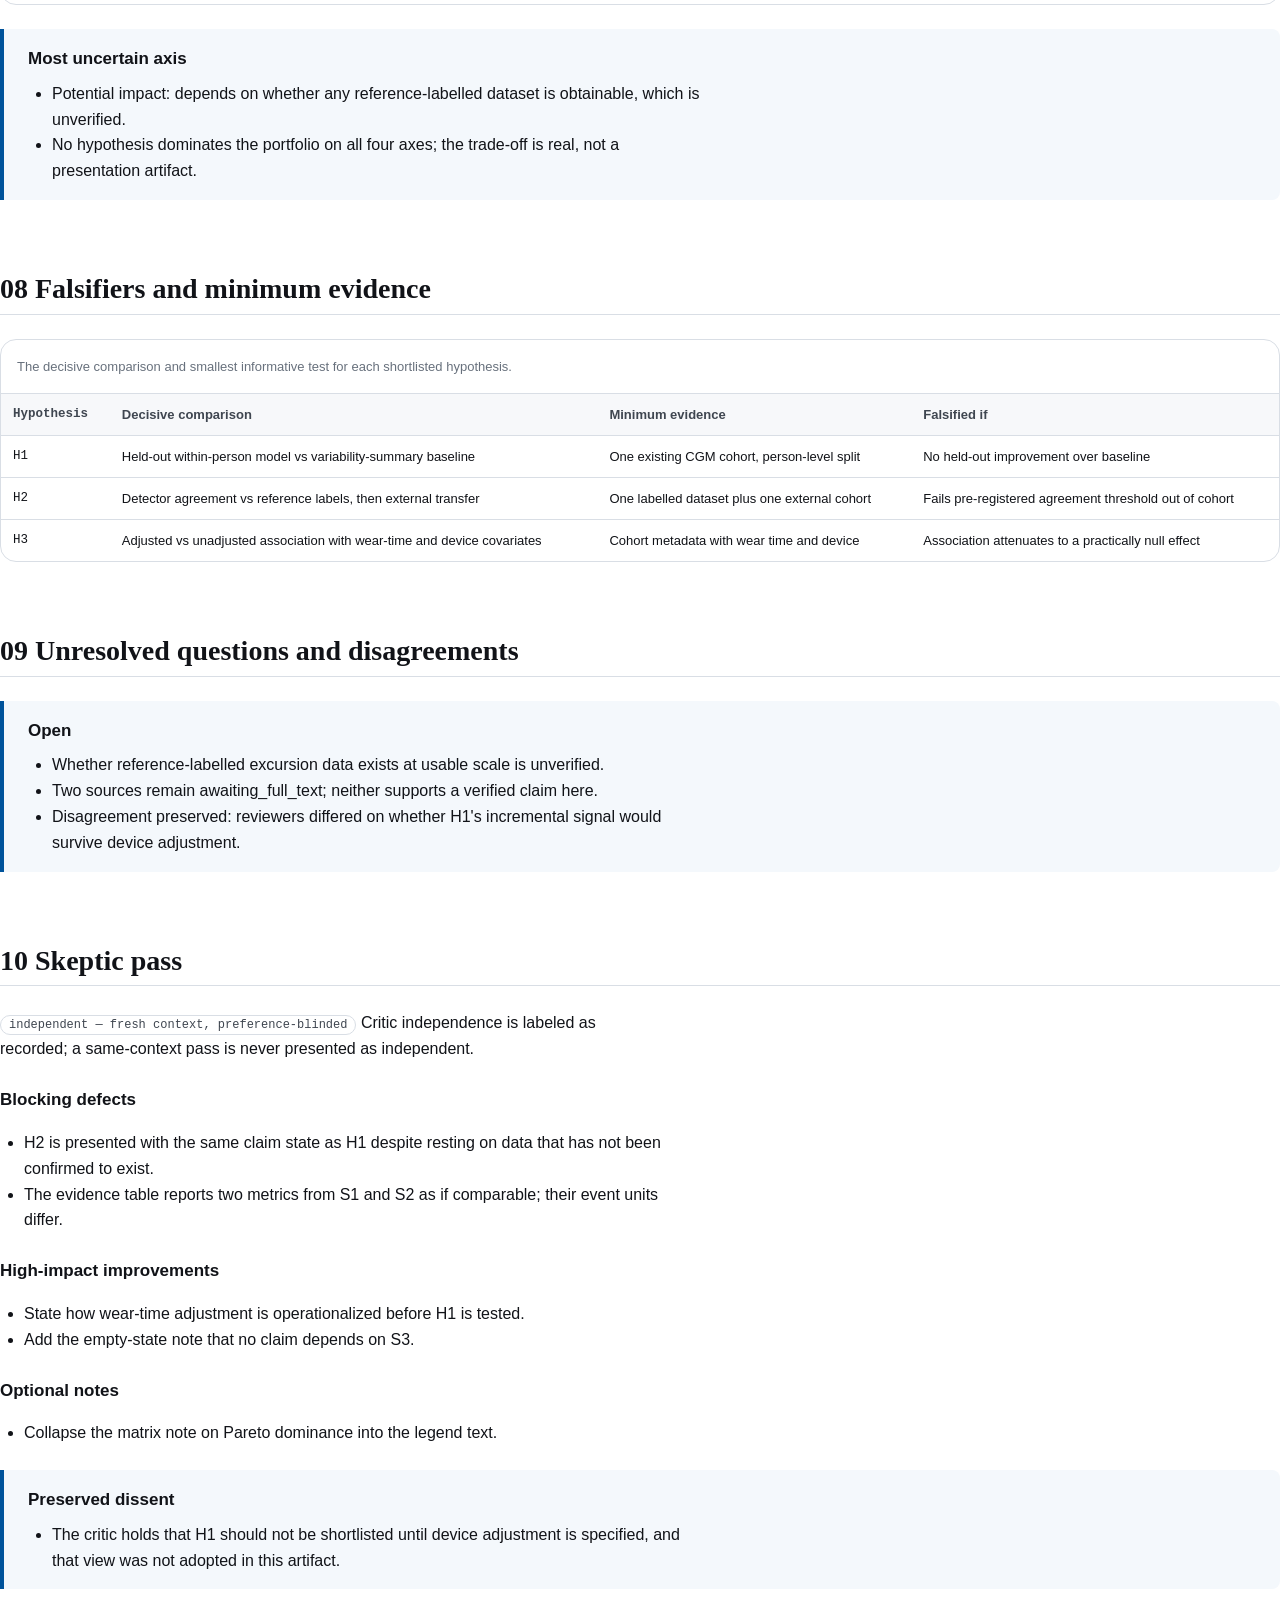
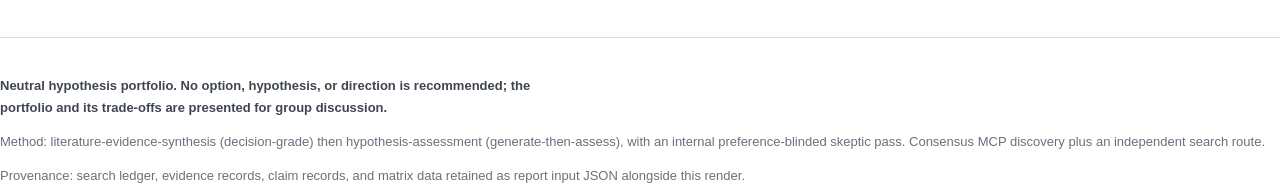
<file: skills/research/research-topic-report/preview/example-report.html>
<!DOCTYPE html>
<html lang="en">
<head>
<meta charset="utf-8">
<meta name="viewport" content="width=device-width, initial-scale=1">
<title>CGM-derived glucose excursion phenotype as a cardiometabolic risk signal</title>
<style>
/* BIL research topic report — report layout layer over BIG IDEAs Lab tokens.
   Embedded verbatim into the rendered report; no external requests. */

:root {
  --blue-900: #012169;
  --blue-800: #003A70;
  --blue-700: #00539B;
  --blue-100: #E8F1FA;
  --blue-050: #F4F8FC;
  --white: #FFFFFF;
  --ink-950: #111318;
  --ink-700: #3F4650;
  --ink-500: #68717D;
  --gray-200: #D9DEE5;
  --gray-100: #EDF0F4;
  --gray-050: #F7F8FA;

  --background: var(--white);
  --surface: var(--gray-050);
  --surface-accent: var(--blue-050);
  --text-primary: var(--ink-950);
  --text-secondary: var(--ink-700);
  --text-muted: var(--ink-500);
  --border: var(--gray-200);
  --primary: var(--blue-900);
  --primary-hover: var(--blue-800);
  --focus: var(--blue-700);

  --font-display: "Source Serif 4", Georgia, "Times New Roman", serif;
  --font-sans: Inter, "Helvetica Neue", Arial, sans-serif;
  --font-mono: "IBM Plex Mono", "SFMono-Regular", Consolas, monospace;

  --step-1: 8px;  --step-2: 16px; --step-3: 24px;
  --step-4: 32px; --step-5: 48px; --step-6: 72px;
  --shell: 1080px;
  --pad: 32px;
}

*, *::before, *::after { box-sizing: border-box; }

html { -webkit-text-size-adjust: 100%; }

body {
  margin: 0;
  background: var(--background);
  color: var(--text-primary);
  font-family: var(--font-sans);
  font-size: 16px;
  line-height: 1.62;
}

.report { max-width: var(--shell); margin: 0 auto; padding: 0 var(--pad) var(--step-6); }

a { color: var(--blue-800); }
a:hover { color: var(--primary); }
:focus-visible { outline: 2px solid var(--focus); outline-offset: 2px; }

.masthead { padding: var(--step-5) 0 var(--step-4); border-bottom: 1px solid var(--border); }
.masthead h1 {
  font-family: var(--font-display);
  font-size: 40px;
  line-height: 1.14;
  letter-spacing: -0.01em;
  margin: 0 0 var(--step-2);
  max-width: 46ch;
}
.topic-statement { font-size: 18px; color: var(--text-secondary); margin: 0 0 var(--step-3); max-width: 68ch; }

.meta-row { display: flex; flex-wrap: wrap; gap: var(--step-2); align-items: center; font-size: 13px; color: var(--text-muted); }
.meta-row dl { display: flex; flex-wrap: wrap; gap: var(--step-3); margin: 0; }
.meta-row dt { font-weight: 600; color: var(--text-secondary); }
.meta-row dd { margin: 0; font-family: var(--font-mono); }

.lane-badge {
  display: inline-block;
  font-size: 12px;
  font-weight: 600;
  letter-spacing: 0.06em;
  text-transform: uppercase;
  padding: 4px 10px;
  border: 1px solid var(--border);
  border-radius: 999px;
  background: var(--surface-accent);
  color: var(--primary);
}

/* The nav box stays inside the shell (so it never widens the document) while a
   full-bleed band is painted behind it by a pseudo-element. */
.section-nav {
  position: sticky; top: 0; z-index: 5;
  margin: 0 0 var(--step-4);
  padding: var(--step-1) 0;
  overflow-x: auto;
  white-space: nowrap;
  background: transparent;
}
.section-nav::before {
  content: "";
  position: absolute;
  inset: 0;
  left: 50%;
  width: 100vw;
  transform: translateX(-50%);
  background: var(--background);
  border-bottom: 1px solid var(--border);
  z-index: -1;
}
.section-nav ul { display: flex; gap: var(--step-3); list-style: none; margin: 0; padding: 0; }
.section-nav a { font-size: 13px; text-decoration: none; color: var(--text-secondary); }
.section-nav a:hover { color: var(--primary); text-decoration: underline; }
/* Active-section marker, set by the optional scroll-spy script. Without
   JavaScript every item simply stays unmarked; the nav still works. */
.section-nav a[aria-current="true"] { color: var(--primary); font-weight: 600; text-decoration: underline; }
.section-nav .nav-index { font-family: var(--font-mono); color: var(--text-muted); margin-right: 6px; }
.section-nav a[aria-current="true"] .nav-index { color: var(--primary); }

.section { padding: var(--step-5) 0 0; }
.section > h2 {
  font-family: var(--font-display);
  font-size: 28px;
  line-height: 1.2;
  margin: 0 0 var(--step-3);
  padding-bottom: var(--step-1);
  border-bottom: 1px solid var(--border);
}
.section h3 { font-family: var(--font-sans); font-size: 17px; font-weight: 600; margin: var(--step-3) 0 var(--step-1); }
.section p, .section li { max-width: 74ch; }
.section ul, .section ol { padding-left: var(--step-3); }

.lede { font-size: 17px; color: var(--text-secondary); }

.table-wrap { overflow-x: auto; border: 1px solid var(--border); border-radius: 16px; margin: var(--step-3) 0; }
table { border-collapse: collapse; width: 100%; font-size: 13px; }
caption { text-align: left; padding: var(--step-2); font-size: 13px; color: var(--text-muted); border-bottom: 1px solid var(--border); }
th, td { text-align: left; vertical-align: top; padding: 10px 12px; border-bottom: 1px solid var(--border); min-width: 96px; }
thead th { position: sticky; top: 0; background: var(--surface); font-weight: 600; color: var(--text-secondary); }
tbody tr:last-child td { border-bottom: 0; }
td.mono, th.mono, .mono { font-family: var(--font-mono); font-variant-numeric: tabular-nums; font-size: 12.5px; }

/* A flowing grid keeps card order row-wise and every card in a row top-aligned
   and equal in width. An odd card count leaves one empty cell in the last row,
   which reads as intentional; balanced multi-column flow instead drops the odd
   card to a much shorter second column and looks unfinished. */
.hypotheses { display: grid; grid-template-columns: 1fr; gap: var(--step-3); margin: var(--step-3) 0; }
@media (min-width: 900px) { .hypotheses { grid-template-columns: repeat(2, minmax(0, 1fr)); } }

.hypothesis {
  break-inside: avoid; page-break-inside: avoid;
  margin: 0 0 var(--step-3);
  border: 1px solid var(--border); border-radius: 16px; padding: var(--step-3); background: var(--white);
}
.hypothesis h3 { margin: 0 0 6px; font-size: 16px; }
.hypothesis .claim { margin: 0 0 var(--step-2); color: var(--text-primary); }
.hypothesis .id { font-family: var(--font-mono); font-size: 12px; color: var(--text-muted); }

.chips { display: flex; flex-wrap: wrap; gap: 6px; margin: 0 0 var(--step-2); list-style: none; padding: 0; }
.chip {
  display: inline-flex; align-items: baseline; gap: 5px;
  flex: 0 0 auto; white-space: nowrap;
  font-size: 12px; padding: 3px 9px; border-radius: 999px;
  border: 1px solid var(--border); background: var(--surface); color: var(--text-secondary);
}
.chip .chip-label { font-weight: 600; }
.chip .chip-value { font-family: var(--font-mono); font-variant-numeric: tabular-nums; }
.chip[data-value="High"] { background: var(--blue-050); border-color: var(--blue-100); color: var(--primary); }
.chip[data-value="Low"] { background: var(--gray-100); }
.chip[data-kind="state"] { background: var(--white); }

details { border-top: 1px solid var(--border); padding-top: var(--step-2); }
summary { cursor: pointer; font-size: 13px; font-weight: 600; color: var(--blue-800); min-height: 44px; display: flex; align-items: center; gap: 6px; }
summary::marker { color: var(--text-muted); }
details > dl { margin: var(--step-2) 0 0; font-size: 13px; }
details dt { font-weight: 600; color: var(--text-secondary); margin-top: var(--step-2); }
details dd { margin: 2px 0 0; color: var(--text-primary); max-width: 74ch; }

.callout { border-left: 4px solid var(--focus); background: var(--surface-accent); padding: var(--step-2) var(--step-3); border-radius: 0 8px 8px 0; margin: var(--step-3) 0; }
.callout h3 { margin-top: 0; }
.callout ul { margin: 0; }

.skeptic-group { margin: var(--step-3) 0; }
.skeptic-group h3 { display: flex; align-items: center; gap: var(--step-1); }
.independence { font-family: var(--font-mono); font-size: 12px; padding: 2px 8px; border: 1px solid var(--border); border-radius: 999px; background: var(--white); color: var(--text-secondary); text-transform: none; letter-spacing: 0; }

/* PRISMA-like screening flow: a main stage column with exclusion branches
   beside it. Two columns from 760px, one column below, so a narrow screen
   still reads as a single top-to-bottom sequence. */
.flow { margin: var(--step-3) 0; }
.flow-row { display: grid; grid-template-columns: minmax(0, 1fr); gap: var(--step-1); margin: 0 0 var(--step-2); }
@media (min-width: 760px) {
  .flow-row { grid-template-columns: minmax(0, 1fr) minmax(0, 0.82fr); column-gap: var(--step-3); align-items: start; }
}
.flow-box {
  display: grid; grid-template-columns: auto minmax(0, 1fr) auto;
  align-items: baseline; gap: var(--step-2);
  border: 1px solid var(--border); border-left: 4px solid var(--blue-700);
  border-radius: 0 10px 10px 0; padding: 10px var(--step-2); background: var(--white);
  break-inside: avoid; page-break-inside: avoid;
}
.flow-box.minus { border-left-color: var(--gray-200); background: var(--surface); }
.flow-box.hold { border-left-color: var(--primary); background: var(--surface-accent); }
.flow-order { font-family: var(--font-mono); font-size: 12px; color: var(--text-muted); }
.flow-label { font-weight: 600; }
.flow-count { font-family: var(--font-mono); font-variant-numeric: tabular-nums; font-size: 15px; color: var(--primary); }
.flow-sub { list-style: none; margin: 4px 0 0; padding: 0 0 0 var(--step-3); }
.flow-sub li { display: flex; justify-content: space-between; gap: var(--step-2); font-size: 12.5px; color: var(--text-secondary); max-width: none; }
.flow-branch { border: 1px dashed var(--border); border-radius: 10px; padding: 8px var(--step-2); background: var(--surface); margin: 0; break-inside: avoid; page-break-inside: avoid; }
.flow-branch .branch-label { display: flex; justify-content: space-between; gap: var(--step-2); margin: 0; font-size: 12.5px; font-weight: 600; color: var(--ink-700); max-width: none; }
.flow-recon { margin: var(--step-3) 0 0; }
.flow-recon ul { list-style: none; padding: 0; margin: 0; }
.flow-recon li { display: flex; gap: var(--step-2); align-items: baseline; font-size: 13px; padding: 6px 0; border-bottom: 1px solid var(--border); max-width: none; }
.flow-recon li:last-child { border-bottom: 0; }
.flow-recon .state { flex: 0 0 auto; font-family: var(--font-mono); font-size: 11px; font-weight: 600; letter-spacing: 0.04em; padding: 2px 7px; border-radius: 999px; border: 1px solid var(--border); }
.flow-recon .rule.pass .state { color: var(--primary); background: var(--blue-050); border-color: var(--blue-100); }
.flow-recon .rule.fail .state { color: var(--ink-950); background: var(--gray-100); border-style: dashed; }
.flow-attr { display: grid; grid-template-columns: auto minmax(0, 1fr); gap: 4px var(--step-2); margin: var(--step-3) 0 0; font-size: 13px; }
.flow-attr dt { font-weight: 600; color: var(--text-secondary); }
.flow-attr dd { margin: 0; font-family: var(--font-mono); font-size: 12.5px; }
.num { font-family: var(--font-mono); font-variant-numeric: tabular-nums; }

.empty { color: var(--text-muted); font-style: italic; }

.report-footer { border-top: 1px solid var(--border); margin-top: var(--step-5); padding-top: var(--step-3); font-size: 13px; color: var(--text-muted); }
.report-footer .neutrality { color: var(--text-secondary); font-weight: 600; max-width: 74ch; }

@media (max-width: 640px) {
  :root { --pad: 20px; }
  .masthead h1 { font-size: 30px; }
  .section > h2 { font-size: 23px; }
  .section p, .section li { max-width: none; }
}

@media print {
  body { font-size: 11pt; }
  .section-nav { display: none; }
  .section { break-inside: avoid; page-break-inside: avoid; padding-top: 24pt; }
  details { border-top: 0; }
  details > dl { display: block !important; }
  summary { display: none; }
  a { color: #000; text-decoration: none; }
  .table-wrap { overflow: visible; border-color: #000; }
  th, td { border-color: #000; }
  .hypotheses { grid-template-columns: repeat(2, minmax(0, 1fr)); }
  .flow-row { grid-template-columns: minmax(0, 1fr) minmax(0, 0.82fr); column-gap: 16pt; }
  .flow-branch { border-color: #000; }
}

@media (prefers-reduced-motion: reduce) {
  * { animation: none !important; transition: none !important; }
}

</style>
</head>
<body>
<header class="masthead">
<h1>CGM-derived glucose excursion phenotype as a cardiometabolic risk signal</h1>
<p class="topic-statement">Assess which glucose-excursion-derived phenotypes could support a defensible cardiometabolic risk signal, and lay out the trade-offs between candidate hypotheses before the group commits effort.</p>
<div class="meta-row"><span class="lane-badge">decision-grade lane</span><dl><dt>Lane</dt><dd>decision-grade</dd><dt>Topic ID</dt><dd>cgm-excursion-phenotype</dd><dt>Built</dt><dd>2026-09-29</dd></dl></div>
</header>
<nav class="section-nav" aria-label="Report sections"><ul><li><a href="#scope"><span class="nav-index">01</span>Topic and scope</a></li><li><a href="#evidence"><span class="nav-index">02</span>Evidence brief</a></li><li><a href="#screening-flow"><span class="nav-index">03</span>Screening flow</a></li><li><a href="#evidence-table"><span class="nav-index">04</span>Evidence table</a></li><li><a href="#claim-map"><span class="nav-index">05</span>Claim-to-source map</a></li><li><a href="#hypotheses"><span class="nav-index">06</span>Hypothesis portfolio</a></li><li><a href="#matrix"><span class="nav-index">07</span>Risk–impact matrix</a></li><li><a href="#falsifiers"><span class="nav-index">08</span>Falsifiers and minimum evidence</a></li><li><a href="#open"><span class="nav-index">09</span>Unresolved questions and disagreements</a></li><li><a href="#skeptic"><span class="nav-index">10</span>Skeptic pass</a></li></ul></nav>
<main>
<section class="section" id="scope"><h2><span class="nav-index">01</span> Topic and scope</h2><p>Research direction (fixed input): derive interpretable glucose-excursion phenotypes from continuous glucose monitoring and test whether they carry incremental cardiometabolic information beyond established summary metrics.</p><p>In scope: excursion detection and characterization from CGM-only input; within-person and between-person comparisons where the design supports them; explicit measurement validation before outcome association.</p><p>Out of scope: causal claims about diet or clinical events without reference labels; device-level algorithmic claims; and any advocation of a single direction.</p><ul><li>Inferential boundary: an algorithm-defined excursion is not a meal, exposure, diagnosis, or response until reference evidence supports the attribution.</li><li>Access boundary: controlled-data analyses and external outreach are separate authorizations from this report.</li></ul></section><section class="section" id="evidence"><h2><span class="nav-index">02</span> Evidence brief</h2><p>Existing work establishes that CGM-derived variability summaries associate with cardiometabolic outcomes, while excursion-level phenotyping remains less standardized and largely unvalidated against reference labels.</p><ul><li>Established: sensor-derived variability summaries and time-in-range metrics have reproducible associations with glycaemic control.</li><li>Contested: whether excursion shape and timing add information beyond those summaries, and how much of that signal is measurement artifact.</li><li>Gap: reference-labelled datasets that let an excursion detector be validated before it is used as a phenotype.</li></ul><div class="callout"><h3>Known limitation</h3><ul><li>Full text for two sources remains awaiting_full_text; no claim in this report depends on them.</li><li>One included conference abstract supports discovery only and is not used to verify any claim.</li></ul></div></section><section class="section" id="screening-flow"><h2><span class="nav-index">03</span> Screening flow</h2><p>Every count below is read from the search ledger, the screening log, and the full-text assessments. The reconciliation rules are machine-checked; a review may not adjust a number to make a rule pass.</p><div class="flow"><div class="flow-row"><div class="flow-box step"><span class="flow-order">01</span><span class="flow-label">Records identified</span><span class="flow-count num">4210</span></div><ul class="flow-sub"><li><span>Consensus MCP</span><span class="num">2183</span></li><li><span>Independent route</span><span class="num">2027</span></li></ul></div><div class="flow-row"><div class="flow-box minus"><span class="flow-order">02</span><span class="flow-label">Duplicates removed</span><span class="flow-count num">1176</span></div></div><div class="flow-row"><div class="flow-box step"><span class="flow-order">03</span><span class="flow-label">Unique records screened (title/abstract)</span><span class="flow-count num">3034</span></div><aside class="flow-branch"><p class="branch-label">Excluded at title/abstract<span class="num">2782</span></p><ul class="flow-sub"><li><span>E2 not CGM-only</span><span class="num">1611</span></li><li><span>E4 no target task</span><span class="num">902</span></li><li><span>E3 ineligible population or setting</span><span class="num">189</span></li><li><span>E1 not a primary study</span><span class="num">80</span></li></ul></aside></div><div class="flow-row"><div class="flow-box step"><span class="flow-order">04</span><span class="flow-label">Reports sought for full text</span><span class="flow-count num">252</span></div><aside class="flow-branch"><p class="branch-label">Not retrieved<span class="num">124</span></p><ul class="flow-sub"><li><span>paywall or access denied</span><span class="num">47</span></li><li><span>abstract only</span><span class="num">40</span></li><li><span>no accessible full text</span><span class="num">37</span></li></ul></aside></div><div class="flow-row"><div class="flow-box step"><span class="flow-order">05</span><span class="flow-label">Reports assessed at full text</span><span class="flow-count num">128</span></div><aside class="flow-branch"><p class="branch-label">Excluded at full text<span class="num">95</span></p><ul class="flow-sub"><li><span>G3 implementation detail absent</span><span class="num">41</span></li><li><span>G1 no valid split strategy</span><span class="num">28</span></li><li><span>G4 non-transferable population</span><span class="num">18</span></li><li><span>G2 target not isolated from context</span><span class="num">8</span></li></ul></aside></div><div class="flow-row"><div class="flow-box step"><span class="flow-order">06</span><span class="flow-label">Studies included in synthesis</span><span class="flow-count num">33</span></div><ul class="flow-sub"><li><span>include_core</span><span class="num">22</span></li><li><span>include_contrast</span><span class="num">11</span></li></ul></div><div class="flow-row"><div class="flow-box hold"><span class="flow-order">07</span><span class="flow-label">Awaiting full text (neither included nor excluded)</span><span class="flow-count num">124</span></div></div></div><div class="flow-recon"><h3>Count reconciliation</h3><ul><li class="rule pass"><span class="state">PASS</span><span class="rule-text">unique screened = excluded + promoted + uncertain <span class="num">3034 = 3034</span></span></li><li class="rule pass"><span class="state">PASS</span><span class="rule-text">full text assessed + not retrieved = sought for full text <span class="num">252 = 252</span></span></li><li class="rule pass"><span class="state">PASS</span><span class="rule-text">included + excluded at full text = full text assessed <span class="num">128 = 128</span></span></li><li class="rule pass"><span class="state">PASS</span><span class="rule-text">exclusion reasons sum to their stage total <span class="num">2782 = 2782</span></span></li></ul></div><dl class="flow-attr"><dt>Screener</dt><dd>Laya</dd><dt>Stages screened</dt><dd>title/abstract and full text</dd><dt>Confirmation required</dt><dd>none — Laya decisions stand</dd><dt>Sentinel regression</dt><dd>pass</dd><dt>Calibration</dt><dd>uncalibrated; measured agreement disclosed in limitations</dd></dl></section><section class="section" id="evidence-table"><h2><span class="nav-index">04</span> Evidence table</h2><div class="table-wrap"><table><caption>Included sources, discovery route, verification state, and comparability stratum.</caption><thead><tr><th scope="col" class="mono">Source</th><th scope="col">Discovery route</th><th scope="col">Verification</th><th scope="col">Comparison stratum</th><th scope="col">Limitation</th></tr></thead><tbody><tr><td class="mono">S1</td><td>Consensus MCP + Independent</td><td>full-text verified</td><td>adult CGM cohort / person-level split</td><td>Reference standard is self-report; excursion attribution unsupported.</td></tr><tr><td class="mono">S2</td><td>Consensus MCP + Reference chaining</td><td>full-text verified</td><td>adult CGM cohort / person-level split</td><td>Metrics reported on a different event unit than S1; not comparable.</td></tr><tr><td class="mono">S3</td><td>Consensus MCP</td><td>awaiting_full_text</td><td>not comparable</td><td>Discovery candidate only; excluded from verification.</td></tr></tbody></table></div></section><section class="section" id="claim-map"><h2><span class="nav-index">05</span> Claim-to-source map</h2><div class="table-wrap"><table><caption>Every decision-relevant claim with its locator, epistemic status, and verification state.</caption><thead><tr><th scope="col">Claim</th><th scope="col" class="mono">Source</th><th scope="col" class="mono">Locator</th><th scope="col">Status</th><th scope="col">Verification</th></tr></thead><tbody><tr><td>Variability summaries associate with glycaemic control in adults.</td><td class="mono">S1</td><td class="mono">Results, primary model, Table 2</td><td>evidence</td><td>verified</td></tr><tr><td>Excursion timing adds information beyond variability summaries.</td><td class="mono">S2</td><td class="mono">Discussion, paragraph 3</td><td>synthesis</td><td>verified (source is hypothesis-generating, not confirmatory)</td></tr><tr><td>Excursion shape is a validated proxy for postprandial response.</td><td class="mono">—</td><td class="mono">—</td><td>speculation</td><td>unsupported — no locator</td></tr></tbody></table></div></section><section class="section" id="hypotheses"><h2><span class="nav-index">06</span> Hypothesis portfolio</h2><p>Chip legend: Sci. risk = scientific risk, Exec. risk = execution risk, Time = time to evidence, Impact = potential impact. Scientific and execution risk read higher-is-riskier; time reads lower-is-faster; impact reads higher-is-better. The four axes stay separate and no composite score is computed.</p><div class="hypotheses"><article class="hypothesis"><p class="id">H1 · focal</p><h3>Excursion timing carries incremental within-person information</h3><p class="claim">Excursion timing features predict next-window glycaemic state better than variability summaries alone.</p><ul class="chips"><li class="chip" data-value="Moderate" title="Scientific risk: Moderate (higher is riskier). Within-person signal is plausible; confounding by sensor wear pattern is unresolved."><span class="chip-label">Sci. risk</span><span class="chip-value">Moderate</span></li><li class="chip" data-value="Low" title="Execution risk: Low (higher is riskier). Uses existing CGM-only features and person-level splits."><span class="chip-label">Exec. risk</span><span class="chip-value">Low</span></li><li class="chip" data-value="Short" title="Time to evidence: Short (lower is faster). Retrospective analysis on an existing cohort."><span class="chip-label">Time</span><span class="chip-value">Short</span></li><li class="chip" data-value="Moderate" title="Potential impact: Moderate (higher is better). Methodological contribution to phenotyping; limited clinical reach alone."><span class="chip-label">Impact</span><span class="chip-value">Moderate</span></li><li class="chip" data-kind="state"><span class="chip-label">Claim state</span><span class="chip-value">hypothesis</span></li></ul><details><summary>Prediction, falsifier, and alternatives</summary><dl><dt>Prediction</dt><dd>Held-out within-person improvement over a variability-summary baseline.</dd><dt>Falsifier</dt><dd>No held-out improvement beyond the baseline under a person-level split.</dd><dt>Minimum evidence</dt><dd>One existing CGM cohort with person-level splits and a frozen feature set.</dd><dt>Rival explanation</dt><dd>Wear-time and sensor-placement effects explain the apparent timing signal.</dd><dt>Null or redundancy</dt><dd>Excursion timing is redundant with existing variability summaries.</dd><dt>Artifact or confounding</dt><dd>Detection thresholds, not physiology, generate the timing pattern.</dd></dl></details></article><article class="hypothesis"><p class="id">H2 · high-upside</p><h3>Excursion phenotype is validated against reference-labelled excursions</h3><p class="claim">A detector validated against reference-labelled excursions supports a transferable phenotype across cohorts.</p><ul class="chips"><li class="chip" data-value="High" title="Scientific risk: High (higher is riskier). Depends on reference labels that may not exist at usable scale."><span class="chip-label">Sci. risk</span><span class="chip-value">High</span></li><li class="chip" data-value="High" title="Execution risk: High (higher is riskier). Requires data access, labelling effort, and cross-cohort harmonization."><span class="chip-label">Exec. risk</span><span class="chip-value">High</span></li><li class="chip" data-value="Long" title="Time to evidence: Long (lower is faster). Validation precedes any association testing."><span class="chip-label">Time</span><span class="chip-value">Long</span></li><li class="chip" data-value="High" title="Potential impact: High (higher is better). Would make downstream phenotype claims defensible."><span class="chip-label">Impact</span><span class="chip-value">High</span></li><li class="chip" data-kind="state"><span class="chip-label">Claim state</span><span class="chip-value">hypothesis</span></li></ul><details><summary>Prediction, falsifier, and alternatives</summary><dl><dt>Prediction</dt><dd>Detector agreement with reference labels above a pre-registered threshold in an external cohort.</dd><dt>Falsifier</dt><dd>Detector fails the pre-registered agreement threshold out of cohort.</dd><dt>Minimum evidence</dt><dd>One reference-labelled dataset plus one external cohort for transfer.</dd><dt>Rival explanation</dt><dd>Agreement reflects label construction rather than detector validity.</dd><dt>Null or redundancy</dt><dd>Detector performs no better than a threshold rule on the same labels.</dd><dt>Artifact or confounding</dt><dd>Cohort-specific sampling explains apparent transfer.</dd></dl></details></article><article class="hypothesis"><p class="id">H3 · rival</p><h3>Signal is explained by wear-time and device effects</h3><p class="claim">Apparent excursion-phenotype associations are attributable to wear-time and device differences.</p><ul class="chips"><li class="chip" data-value="Low" title="Scientific risk: Low (higher is riskier). Directly testable with existing metadata."><span class="chip-label">Sci. risk</span><span class="chip-value">Low</span></li><li class="chip" data-value="Low" title="Execution risk: Low (higher is riskier). Uses existing covariates and sensitivity analysis."><span class="chip-label">Exec. risk</span><span class="chip-value">Low</span></li><li class="chip" data-value="Short" title="Time to evidence: Short (lower is faster). Fits an existing analysis run."><span class="chip-label">Time</span><span class="chip-value">Short</span></li><li class="chip" data-value="Moderate" title="Potential impact: Moderate (higher is better). Protects every other claim from a common failure mode."><span class="chip-label">Impact</span><span class="chip-value">Moderate</span></li><li class="chip" data-kind="state"><span class="chip-label">Claim state</span><span class="chip-value">rival</span></li></ul><details><summary>Prediction, falsifier, and alternatives</summary><dl><dt>Prediction</dt><dd>Adjusting for wear time and device materially attenuates the association.</dd><dt>Falsifier</dt><dd>Association survives adjustment with a practically unchanged effect size.</dd><dt>Minimum evidence</dt><dd>Wear-time and device metadata in the same cohort.</dd><dt>Rival explanation</dt><dd>Not applicable — this is the rival explanation.</dd><dt>Null or redundancy</dt><dd>Not applicable.</dd><dt>Artifact or confounding</dt><dd>Not applicable.</dd></dl></details></article></div></section><section class="section" id="matrix"><h2><span class="nav-index">07</span> Risk–impact matrix</h2><p>The four axes are reported separately and deliberately not collapsed into a composite score. Ordinal anchors and axis directions are defined in the hypothesis-assessment skill.</p><div class="table-wrap"><table><caption>Ordinal ratings with rationale. No composite or weighted total is computed.</caption><thead><tr><th scope="col" class="mono">Hypothesis</th><th scope="col">Scientific risk</th><th scope="col">Execution risk</th><th scope="col">Time to evidence</th><th scope="col">Potential impact</th><th scope="col">Pareto note</th></tr></thead><tbody><tr><td class="mono">H1</td><td>Moderate</td><td>Low</td><td>Short</td><td>Moderate</td><td>Best time-to-evidence; not dominant on impact.</td></tr><tr><td class="mono">H2</td><td>High</td><td>High</td><td>Long</td><td>High</td><td>Highest impact, highest risk; no dominance.</td></tr><tr><td class="mono">H3</td><td>Low</td><td>Low</td><td>Short</td><td>Moderate</td><td>Pareto-dominant on risk and time at equal impact.</td></tr></tbody></table></div><div class="callout"><h3>Most uncertain axis</h3><ul><li>Potential impact: depends on whether any reference-labelled dataset is obtainable, which is unverified.</li><li>No hypothesis dominates the portfolio on all four axes; the trade-off is real, not a presentation artifact.</li></ul></div></section><section class="section" id="falsifiers"><h2><span class="nav-index">08</span> Falsifiers and minimum evidence</h2><div class="table-wrap"><table><caption>The decisive comparison and smallest informative test for each shortlisted hypothesis.</caption><thead><tr><th scope="col" class="mono">Hypothesis</th><th scope="col">Decisive comparison</th><th scope="col">Minimum evidence</th><th scope="col">Falsified if</th></tr></thead><tbody><tr><td class="mono">H1</td><td>Held-out within-person model vs variability-summary baseline</td><td>One existing CGM cohort, person-level split</td><td>No held-out improvement over baseline</td></tr><tr><td class="mono">H2</td><td>Detector agreement vs reference labels, then external transfer</td><td>One labelled dataset plus one external cohort</td><td>Fails pre-registered agreement threshold out of cohort</td></tr><tr><td class="mono">H3</td><td>Adjusted vs unadjusted association with wear-time and device covariates</td><td>Cohort metadata with wear time and device</td><td>Association attenuates to a practically null effect</td></tr></tbody></table></div></section><section class="section" id="open"><h2><span class="nav-index">09</span> Unresolved questions and disagreements</h2><div class="callout"><h3>Open</h3><ul><li>Whether reference-labelled excursion data exists at usable scale is unverified.</li><li>Two sources remain awaiting_full_text; neither supports a verified claim here.</li><li>Disagreement preserved: reviewers differed on whether H1&#x27;s incremental signal would survive device adjustment.</li></ul></div></section><section class="section" id="skeptic"><h2><span class="nav-index">10</span> Skeptic pass</h2><p><span class="independence">independent — fresh context, preference-blinded</span> Critic independence is labeled as recorded; a same-context pass is never presented as independent.</p><div class="skeptic-group"><h3>Blocking defects</h3><ul><li>H2 is presented with the same claim state as H1 despite resting on data that has not been confirmed to exist.</li><li>The evidence table reports two metrics from S1 and S2 as if comparable; their event units differ.</li></ul></div><div class="skeptic-group"><h3>High-impact improvements</h3><ul><li>State how wear-time adjustment is operationalized before H1 is tested.</li><li>Add the empty-state note that no claim depends on S3.</li></ul></div><div class="skeptic-group"><h3>Optional notes</h3><ul><li>Collapse the matrix note on Pareto dominance into the legend text.</li></ul></div><div class="callout"><h3>Preserved dissent</h3><ul><li>The critic holds that H1 should not be shortlisted until device adjustment is specified, and that view was not adopted in this artifact.</li></ul></div></section>
</main>
<footer class="report-footer">
<p class="neutrality">Neutral hypothesis portfolio. No option, hypothesis, or direction is recommended; the portfolio and its trade-offs are presented for group discussion.</p>
<p>Method: literature-evidence-synthesis (decision-grade) then hypothesis-assessment (generate-then-assess), with an internal preference-blinded skeptic pass. Consensus MCP discovery plus an independent search route.</p>
<p>Provenance: search ledger, evidence records, claim records, and matrix data retained as report input JSON alongside this render.</p>
</footer>
<script data-bil-spy>
(function () {
  var sections = [].slice.call(document.querySelectorAll('section.section'));
  var links = {};
  [].slice.call(document.querySelectorAll('.section-nav a')).forEach(function (a) {
    links[(a.getAttribute('href') || '').slice(1)] = a;
  });
  function mark() {
    var y = window.scrollY + 96, current = null;
    sections.forEach(function (s) { if (s.offsetTop <= y) { current = s.id; } });
    if (!current && sections.length) { current = sections[0].id; }
    Object.keys(links).forEach(function (id) {
      if (id === current) { links[id].setAttribute('aria-current', 'true'); }
      else { links[id].removeAttribute('aria-current'); }
    });
  }
  window.addEventListener('scroll', mark, { passive: true });
  window.addEventListener('resize', mark, { passive: true });
  mark();
})();
</script>
</body>
</html>
</file>
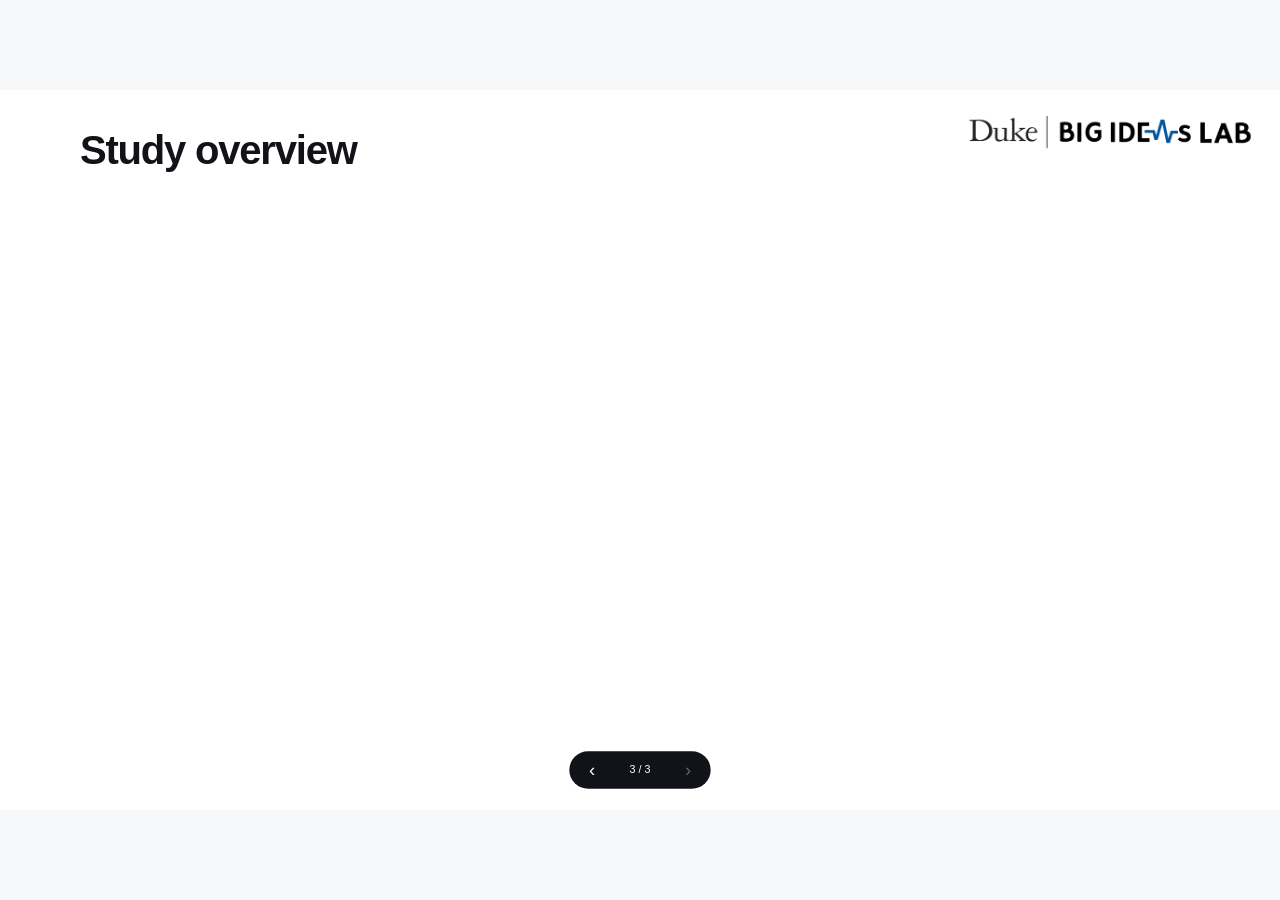
<file: skills/productivity/presentation-slides/slide-templates/starters/regular.html>
<!doctype html><html lang="en"><meta charset="utf-8"><title>BIL Regular</title><style>*{box-sizing:border-box}html,body{margin:0;background:#f7f8fa;color:#111318;font-family:"Helvetica Neue",sans-serif}.viewport{width:100vw;height:100vh;overflow:hidden;position:relative}.slide-stage{position:absolute;left:50%;top:50%;width:1920px;height:1080px;transform-origin:center;background:#fff;padding:96px 120px}.logo{position:absolute;right:44px;top:39px;width:422px}.title{position:absolute;left:120px;top:60px;max-width:960px;margin:0;font:600 60px/1.02 Inter,sans-serif;letter-spacing:-.03em}.main{width:100%}@media(prefers-reduced-motion:reduce){*{scroll-behavior:auto!important}}.slide-page-turner{position:absolute;left:50%;bottom:32px;transform:translateX(-50%);display:flex;align-items:center;justify-content:center;gap:14px;height:56px;box-sizing:border-box;padding:6px 12px;background:#111318;color:#fff;border:0;border-radius:999px;width:max-content;z-index:8}.slide-page-turner button{width:44px;height:44px;min-width:44px;border:0;border-radius:50%;background:transparent;color:#fff;font:28px/1 Arial,sans-serif}.slide-page-turner button:disabled{opacity:.35}.slide-page-turner output{min-width:72px;text-align:center;font:16px/1 "Helvetica Neue",Arial,sans-serif;white-space:nowrap}</style><body><main class="viewport"><section class="slide-stage" aria-label="BIL Regular layout"><img class="logo" data-slot="logo" alt="Approved BIL logo" src="../../design-system/assets/logos/black_duke_bigideaslab.png"><h1 class="title" data-slot="title">Study overview</h1><div class="main" data-slot="main"></div><nav class="slide-page-turner" aria-label="Slide 3 of 3"><button type="button" aria-label="Previous slide" >‹</button><output aria-label="Page 3 of 3">3 / 3</output><button type="button" aria-label="Next slide" disabled>›</button></nav></section></main><script>function fit(){var s=document.querySelector('.slide-stage');s.style.transform='translate(-50%,-50%) scale('+Math.min(innerWidth/1920,innerHeight/1080)+')'}addEventListener('resize',fit);fit()</script>
</file>
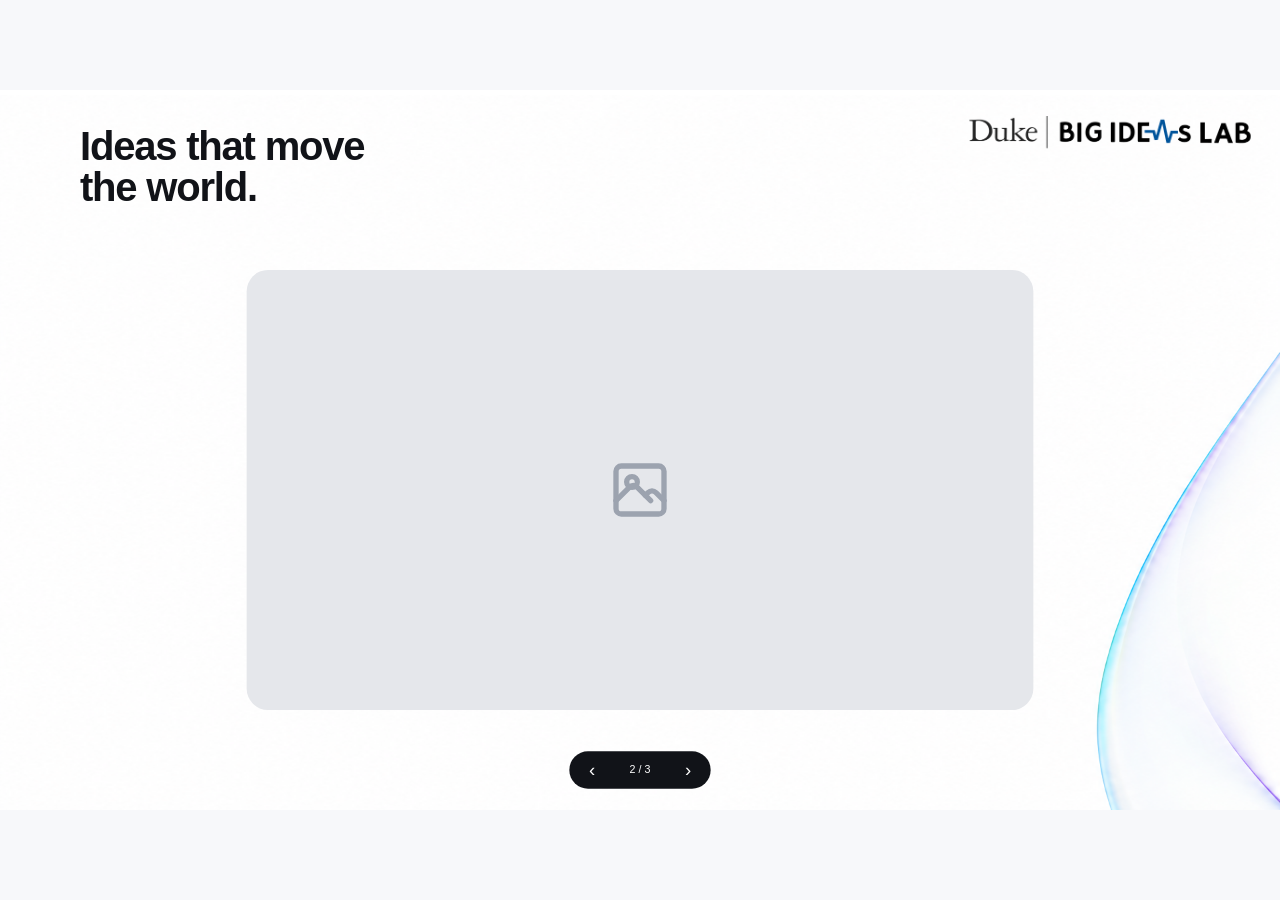
<file: skills/productivity/presentation-slides/slide-templates/starters/title-media.html>
<!doctype html><html lang="en"><meta charset="utf-8"><title>BIL Title with Media</title><style>*{box-sizing:border-box}html,body{margin:0;background:#f7f8fa;color:#111318;font-family:"Helvetica Neue",sans-serif}.viewport{width:100vw;height:100vh;overflow:hidden;position:relative}.slide-stage{position:absolute;left:50%;top:50%;width:1920px;height:1080px;transform-origin:center;background:#fff;padding:120px;overflow:hidden}.logo{position:absolute;right:44px;top:39px;width:422px;z-index:5}.title{position:absolute;left:120px;top:54px;z-index:4;max-width:960px;margin:0;font:600 60px/1.02 Inter,sans-serif;letter-spacing:-.03em}.meta{position:absolute;left:120px;top:196px;margin:0;width:1100px;max-width:1100px;white-space:nowrap;font:24px/1.3 "Helvetica Neue",Arial,sans-serif;color:#59636b}.media{position:absolute;z-index:3;left:370px;top:270px;width:1180px;height:660px;margin:0;border:0;outline:0;border-radius:32px;overflow:hidden;object-fit:contain;background:#E5E7EB}.media img{position:absolute;width:96px;height:96px;left:50%;top:50%;transform:translate(-50%,-50%);object-fit:contain}.opening-optical{position:absolute;inset:0;width:100%;height:100%;object-fit:contain;z-index:1;pointer-events:none}@media(prefers-reduced-motion:reduce){*{scroll-behavior:auto!important}}.slide-page-turner{position:absolute;left:50%;bottom:32px;transform:translateX(-50%);display:flex;align-items:center;justify-content:center;gap:14px;height:56px;box-sizing:border-box;padding:6px 12px;background:#111318;color:#fff;border:0;border-radius:999px;width:max-content;z-index:8}.slide-page-turner button{width:44px;height:44px;min-width:44px;border:0;border-radius:50%;background:transparent;color:#fff;font:28px/1 Arial,sans-serif}.slide-page-turner button:disabled{opacity:.35}.slide-page-turner output{min-width:72px;text-align:center;font:16px/1 "Helvetica Neue",Arial,sans-serif;white-space:nowrap}</style><body><main class="viewport"><section class="slide-stage title-media" aria-label="BIL Title with Media layout"><img class="logo" data-slot="logo" alt="Approved BIL logo" src="../../design-system/assets/logos/black_duke_bigideaslab.png"><img class="opening-optical" src="../../design-system/assets/decor/bil-opening-sunburst-spectral-edge.png" alt="" aria-hidden="true"><h1 class="title" data-slot="title">Ideas that move<br>the world.</h1><p class="meta"><span data-slot="presenter">Presenter Name</span> · <span data-slot="date">Presentation Date</span></p><figure class="media" data-slot="media" role="img" aria-label="Media placeholder"><img src="../../design-system/assets/icons/lucide-image.svg" alt="" aria-hidden="true"></figure><nav class="slide-page-turner" aria-label="Slide 2 of 3"><button type="button" aria-label="Previous slide" >‹</button><output aria-label="Page 2 of 3">2 / 3</output><button type="button" aria-label="Next slide">›</button></nav></section></main><script>function fit(){var s=document.querySelector('.slide-stage');s.style.transform='translate(-50%,-50%) scale('+Math.min(innerWidth/1920,innerHeight/1080)+')'}addEventListener('resize',fit);fit()</script>
</file>
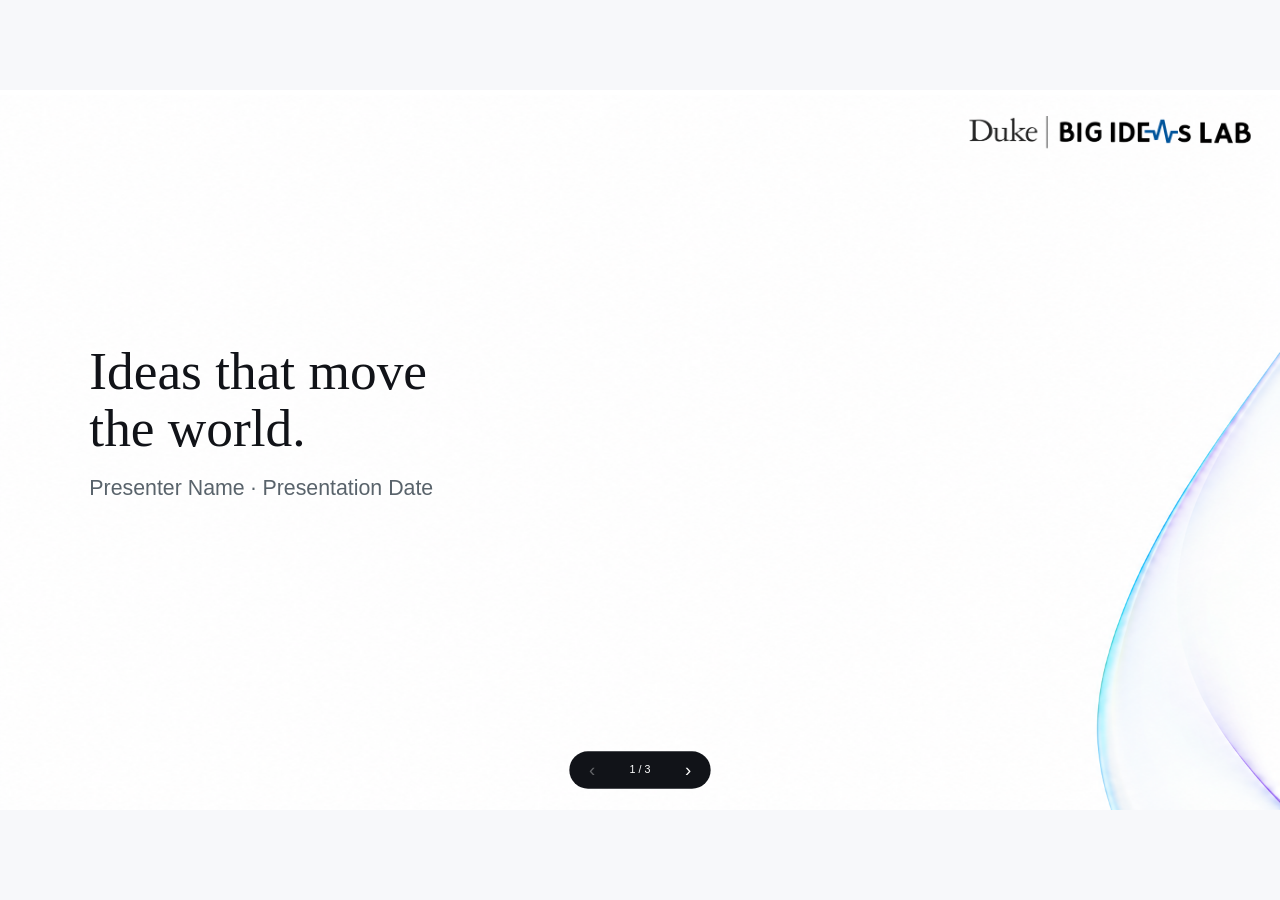
<file: skills/productivity/presentation-slides/slide-templates/starters/title.html>
<!doctype html><html lang="en"><meta charset="utf-8"><title>BIL Title</title><style>*{box-sizing:border-box}html,body{margin:0;background:#f7f8fa;color:#111318;font-family:"Helvetica Neue",sans-serif}.viewport{width:100vw;height:100vh;overflow:hidden;position:relative}.slide-stage{position:absolute;left:50%;top:50%;width:1920px;height:1080px;transform-origin:center;background:#fff;padding:120px;overflow:hidden}.logo{position:absolute;right:44px;top:39px;width:422px;z-index:4}.title-copy{position:absolute;left:134px;top:378px;width:672px;max-width:672px;z-index:3}.title{position:relative;left:auto;top:auto;z-index:3;max-width:none;margin:0;font:400 80px/1.08 Georgia,"Times New Roman",serif}.meta{position:relative;left:auto;top:auto;z-index:3;margin:25px 0 0;width:1100px;max-width:1100px;white-space:nowrap;font:32px/1.3 "Helvetica Neue",Arial,sans-serif;color:#59636b;letter-spacing:0}.opening-optical{position:absolute;inset:0;width:100%;height:100%;object-fit:contain;z-index:1;pointer-events:none}@media(prefers-reduced-motion:reduce){*{scroll-behavior:auto!important}}.slide-page-turner{position:absolute;left:50%;bottom:32px;transform:translateX(-50%);display:flex;align-items:center;justify-content:center;gap:14px;height:56px;box-sizing:border-box;padding:6px 12px;background:#111318;color:#fff;border:0;border-radius:999px;width:max-content;z-index:8}.slide-page-turner button{width:44px;height:44px;min-width:44px;border:0;border-radius:50%;background:transparent;color:#fff;font:28px/1 Arial,sans-serif}.slide-page-turner button:disabled{opacity:.35}.slide-page-turner output{min-width:72px;text-align:center;font:16px/1 "Helvetica Neue",Arial,sans-serif;white-space:nowrap}</style><body><main class="viewport"><section class="slide-stage" aria-label="BIL Title layout"><img class="logo" data-slot="logo" alt="Approved BIL logo" src="../../design-system/assets/logos/black_duke_bigideaslab.png"><img class="opening-optical" src="../../design-system/assets/decor/bil-opening-sunburst-spectral-edge.png" alt="" aria-hidden="true"><div class="title-copy"><h1 class="title" data-slot="title">Ideas that move<br>the world.</h1><p class="meta"><span data-slot="presenter">Presenter Name</span> · <span data-slot="date">Presentation Date</span></p></div><nav class="slide-page-turner" aria-label="Slide 1 of 3"><button type="button" aria-label="Previous slide" disabled>‹</button><output aria-label="Page 1 of 3">1 / 3</output><button type="button" aria-label="Next slide" >›</button></nav></section></main><script>function fit(){var s=document.querySelector('.slide-stage');s.style.transform='translate(-50%,-50%) scale('+Math.min(innerWidth/1920,innerHeight/1080)+')'}addEventListener('resize',fit);fit()</script>
</file>
<file: skills/productivity/presentation-slides/design-system/catalog.css>
@import url("tokens.css?v=5");
*,*:before,*:after{box-sizing:border-box}html{scroll-behavior:smooth}body{margin:0;background:var(--color-background);color:var(--color-text-primary);font:var(--type-body)}a{color:inherit}.shell{width:min(100% - 48px,1380px);margin:auto}.skip{position:fixed;top:8px;left:8px;z-index:10;transform:translateY(-150%);background:var(--color-primary);color:#fff;padding:10px}.skip:focus{transform:none}:focus-visible{outline:3px solid var(--color-focus);outline-offset:3px}.site-header{display:flex;align-items:center;justify-content:space-between;min-height:70px;border-bottom:1px solid var(--color-border)}.brand{font-weight:700;letter-spacing:.12em;text-decoration:none}.top-tabs{display:flex;gap:28px;height:70px}.top-tabs a{display:flex;align-items:center;border-bottom:3px solid transparent;color:var(--color-text-muted);text-decoration:none}.top-tabs a[aria-current=page]{border-color:var(--color-primary);color:var(--color-primary);font-weight:600}.page-head{padding:52px 0 34px;border-bottom:1px solid var(--color-border)}.label{font:var(--type-label);letter-spacing:.08em;text-transform:uppercase;color:var(--color-primary)}h1{font:var(--type-display-l);margin:8px 0 0}h2{font:var(--type-heading-1);margin:0 0 26px}h3{font:var(--type-heading-3);margin:0 0 12px}.bookmark-strip{display:flex;gap:18px;position:sticky;top:0;z-index:4;padding:12px 0;background:var(--color-background);border-bottom:1px solid var(--color-border);overflow:auto}.bookmark-strip a{font:var(--type-small);text-decoration:none;white-space:nowrap}.catalog-section{padding:58px 0;border-bottom:1px solid var(--color-border)}.token-grid{display:grid;grid-template-columns:repeat(4,1fr);gap:12px}.token-card{min-height:138px;border:1px solid var(--color-border);background:var(--color-surface);padding:14px}.token-card .chip{height:42px;margin:-14px -14px 14px;background:var(--chip);border-bottom:1px solid var(--color-border)}.token-card code,.data{font:var(--type-data)}.muted{color:var(--color-text-muted)}.type-table{border-top:1px solid var(--color-border)}.type-row{display:grid;grid-template-columns:180px 1fr 250px;gap:18px;align-items:baseline;padding:20px 0;border-bottom:1px solid var(--color-border)}.type-sample{margin:0}.type-spec{color:var(--color-text-muted);font:var(--type-data)}.display-xl{font:var(--type-display-xl)}.display-l{font:var(--type-display-l)}.heading-1{font:var(--type-heading-1)}.heading-2{font:var(--type-heading-2)}.heading-3{font:var(--type-heading-3)}.body-l{font:var(--type-body-l)}.body{font:var(--type-body)}.small{font:var(--type-small)}.label-role{font:var(--type-label);letter-spacing:.08em;text-transform:uppercase}.data-role{font:var(--type-data)}.asset-groups{display:grid;gap:30px}.asset-groups h3{font:var(--type-heading-2)}.asset-grid{display:grid;grid-template-columns:repeat(3,1fr);gap:12px}.asset{margin:0;padding:20px;min-height:170px;display:flex;flex-direction:column;justify-content:space-between;border:1px solid var(--color-border)}.asset.light{background:#fff}.asset.dark{background:var(--color-primary);color:#fff}.asset img{display:block;max-width:100%;max-height:70px;object-fit:contain;object-position:left}.asset figcaption{font:var(--type-data);overflow-wrap:anywhere;line-height:1.55}.motion-grid{display:grid;grid-template-columns:repeat(3,1fr);gap:14px}.motion-card{border:1px solid var(--color-border);padding:16px;background:var(--color-surface)}.motion-stage{height:150px;position:relative;overflow:hidden;margin:14px 0;background:#fff;border:1px solid var(--color-border);padding:22px}.motion-stage .dot{display:inline-block;width:34px;height:34px;background:var(--color-primary);margin:5px}.motion-stage .line{height:3px;background:var(--color-primary);transform-origin:left}.motion-stage.play .dot{animation:rise 420ms ease-out both}.motion-stage.play .dot:nth-child(2){animation-delay:100ms}.motion-stage.play .dot:nth-child(3){animation-delay:200ms}.motion-stage.play .line{animation:slide 520ms ease-out both}.motion-stage .section-bar{height:10px;background:var(--color-blue-100);margin-top:28px;position:relative}.motion-stage .section-bar:after{content:"";position:absolute;left:0;top:0;width:34%;height:100%;background:var(--color-primary);animation:section 520ms ease-in-out both}.replay{background:none;border:0;color:var(--color-primary);text-decoration:underline;cursor:pointer;padding:0}.motion-meta{font:var(--type-data);color:var(--color-text-muted)}@keyframes rise{from{opacity:0;transform:translateY(16px)}to{opacity:1;transform:none}}@keyframes slide{from{transform:scaleX(0)}to{transform:scaleX(1)}}@keyframes section{from{width:0}to{width:34%}}.component-groups{display:grid;gap:44px;padding:42px 0}.component-grid{display:grid;grid-template-columns:repeat(2,1fr);gap:14px}.component-card{border:1px solid var(--color-border);padding:18px}.component-card h3{font-size:1.25rem}.specimen{min-height:112px;padding:18px;margin:14px 0;background:var(--color-surface-accent);display:flex;align-items:center}.contract{display:grid;gap:6px;color:var(--color-text-secondary);font-size:.9rem}.contract code{font:var(--type-data)}.fragment{width:100%;min-height:82px;margin-top:14px;padding:10px;background:var(--color-ink-950);color:#fff;border:0;font:var(--type-data);resize:vertical}.button{padding:10px 14px;background:var(--color-primary);color:#fff;border:1px solid var(--color-primary);cursor:pointer}.button.secondary{background:#fff;color:var(--color-primary)}.button-row{display:flex;gap:10px;flex-wrap:wrap}.bil-person-marker{display:flex;align-items:center;gap:10px}.bil-avatar{display:grid;place-items:center;width:42px;height:42px;border-radius:50%;background:var(--color-blue-100);color:var(--color-primary);font:var(--type-data)}.bil-person-marker strong,.bil-person-marker small{display:block}.bil-person-marker small{color:var(--color-text-muted);font-size:.8rem}.bil-inline-citation{color:var(--color-primary);font-weight:600}.bil-source-footer{border-top:1px solid var(--color-border);padding-top:10px;font:var(--type-small);color:var(--color-text-muted)}.bil-reference-block{margin:0;padding-left:24px;font-size:.9rem}.bil-page-number{font:var(--type-data);color:var(--color-primary)}.bil-section-label{margin:0;color:var(--color-primary);font:var(--type-label);letter-spacing:.1em;text-transform:uppercase}.bil-progress-cue{display:flex;align-items:center;gap:10px;width:180px}.bil-progress-cue>span{height:5px;flex:1;background:var(--color-gray-200);position:relative}.bil-progress-cue>span:after{content:"";display:block;width:var(--progress);height:100%;background:var(--color-primary)}.bil-progress-cue small{font:var(--type-data)}.bil-media-frame{margin:0;width:100%}.bil-media-placeholder{height:70px;background:var(--color-gray-200);border:1px solid var(--color-border)}.bil-media-frame figcaption{font:var(--type-small);margin-top:8px}.bil-image-grid{display:grid;grid-template-columns:repeat(3,1fr);gap:6px;width:100%}.bil-image-grid span{height:72px;background:var(--color-gray-200);border:1px solid var(--color-border)}.bil-key-metric strong,.bil-key-metric span,.bil-key-metric small{display:block}.bil-key-metric strong{font:var(--type-display-l);color:var(--color-primary)}.bil-key-metric small{color:var(--color-text-muted)}.bil-comparison{display:grid;grid-template-columns:1fr 1fr;width:100%;gap:20px}.bil-comparison>div{border-top:3px solid var(--color-primary);padding-top:8px}.bil-comparison h4{margin:0}.bil-comparison strong{display:block;font:var(--type-display-l);color:var(--color-primary)}.bil-comparison small{color:var(--color-text-muted)}.bil-process-sequence{display:flex;gap:12px;list-style:none;padding:0;margin:0;width:100%}.bil-process-sequence li{flex:1;border-top:3px solid var(--color-primary);padding-top:8px}.bil-process-sequence b,.bil-process-sequence span{display:block}.bil-process-sequence b{font:var(--type-data);color:var(--color-primary)}.slides-layout{padding:38px 0 80px}.picker{display:grid;grid-template-columns:260px 1fr;gap:24px}.layout-list{display:grid;gap:12px}.layout-option{padding:14px;text-align:left;background:#fff;border:1px solid var(--color-border);cursor:pointer}.layout-option[aria-selected=true]{border:2px solid var(--color-primary);padding:13px}.thumb{aspect-ratio:16/9;overflow:hidden;background:var(--color-gray-050);margin-bottom:10px}.thumb-stage{width:1920px;height:1080px;transform:scale(.12);transform-origin:top left;padding:120px;background:#fff;color:#111318}.thumb-stage h3{font-size:100px;max-width:1300px}.thumb-stage.regular{padding-top:90px}.inspect{border:1px solid var(--color-border);padding:18px}.inspect-preview{aspect-ratio:16/9;overflow:hidden;background:var(--color-gray-100)}.inspect-preview .thumb-stage{transform:scale(.34);margin-right:-1267px;margin-bottom:-713px}.inspect h2{margin:18px 0 8px}.status{min-height:24px;color:var(--color-primary);font:var(--type-small)}.stage{width:1920px;height:1080px;padding:120px;position:relative;background:#fff;color:var(--color-ink-950)}.stage h1{font-size:110px;max-width:1250px}.stage.regular{padding-top:96px}.stage .rail{position:absolute;right:120px;top:250px;width:350px;border-left:4px solid var(--color-primary);padding-left:24px}@media(max-width:800px){.shell{width:min(100% - 28px,100%)}.site-header{display:block;padding-top:14px}.top-tabs{height:52px;gap:16px;justify-content:space-between}.top-tabs a{font-size:.88rem}.token-grid,.asset-grid,.motion-grid,.component-grid{grid-template-columns:1fr}.type-row{grid-template-columns:1fr;gap:8px}.picker{grid-template-columns:1fr}.layout-list{grid-template-columns:1fr 1fr}.inspect-preview .thumb-stage{transform:scale(.2);margin-right:-1536px;margin-bottom:-864px}}
@media(prefers-reduced-motion:reduce){html{scroll-behavior:auto}.motion-stage *,.motion-stage:after{animation:none!important}.motion-stage.play .dot{opacity:1;transform:none}}

.visually-hidden{position:absolute;width:1px;height:1px;padding:0;margin:-1px;overflow:hidden;clip:rect(0,0,0,0);white-space:nowrap;border:0}.brand{gap:14px}.brand span{font:var(--type-heading-3);letter-spacing:0;color:var(--color-text-primary);white-space:nowrap;padding-left:14px;border-left:1px solid var(--color-border)}.font-overview{margin:0 0 30px;padding:18px;background:var(--color-surface);border:1px solid var(--color-border)}.font-overview p{margin:0 0 16px}.font-grid{display:grid;grid-template-columns:repeat(3,1fr);gap:16px}.font-grid div{display:grid;gap:4px}.font-grid span{font-size:1.15rem;font-weight:600}.font-grid small{color:var(--color-text-muted)}.asset-guidance{margin:-8px 0 26px;padding:14px 16px;border-left:3px solid var(--color-primary);background:var(--color-blue-050)}.asset-guidance p{margin:5px 0 0}.asset-details{margin-top:12px;font:var(--type-small)}.asset-details summary{cursor:pointer;color:var(--color-primary)}.asset-details p{margin:8px 0 0}.asset.dark .asset-details summary,.asset.dark .copy-status{color:#fff}.copy-compact{padding:3px 7px;border:1px solid var(--color-border);background:#fff;color:var(--color-primary);cursor:pointer}.copy-status{margin-left:8px;color:var(--color-primary)}
@media(max-width:800px){.font-grid{grid-template-columns:1fr}.brand span{font-size:1rem}.site-header,.site-header.shell{display:flex;min-height:64px;padding-top:0}.catalog-section{padding:36px 0}.token-grid{grid-template-columns:repeat(2,minmax(0,1fr))}.token-card{min-height:132px}.bookmark-strip{gap:16px}.bookmark-strip a,.bookmark-strip a[aria-current=location]{display:flex;align-items:center;min-height:44px;padding:0 1px}.asset-guidance{margin-top:0}}

/* Review pass: compact first viewport, bounded specimens, and responsive picker geometry. */
.page-head{padding:34px 0 20px}.page-head h1{font-size:clamp(2.6rem,5vw,4.8rem)}
.bookmark-strip a[aria-current=location]{color:var(--color-primary);font-weight:700;border-bottom:2px solid var(--color-primary)}
.token-grid{grid-template-columns:repeat(4,minmax(0,1fr))}.token-card .chip{box-shadow:inset 0 0 0 1px rgba(17,19,24,.25)}.token-card:nth-child(5) .chip,.token-card:nth-child(6) .chip,.token-card:nth-child(11) .chip,.token-card:nth-child(12) .chip{border:2px dashed var(--color-ink-500)}
.type-row{grid-template-columns:minmax(130px,180px) minmax(0,1fr) minmax(170px,250px)}.type-sample{min-width:0;overflow-wrap:anywhere;line-height:1.1}.display-xl,.display-l{font-size:clamp(2rem,4vw,4.8rem)}
.component-groups{padding:24px 0;gap:32px}.component-grid{grid-template-columns:repeat(3,minmax(0,1fr));gap:16px}.component-card{padding:0;display:flex;flex-direction:column;min-width:0}.component-card h3{padding:16px 16px 0;margin:0}.component-card .specimen{min-height:180px;margin:12px 0 0;padding:24px 18px;background:var(--color-surface-accent);border-top:1px solid var(--color-border);border-bottom:1px solid var(--color-border)}.component-card .contract{padding:14px 16px;display:grid;grid-template-columns:1fr 1fr;gap:8px;font-size:.78rem}.component-card .contract span:first-child{grid-column:1/-1}.component-card .fragment{display:none}.component-card .button{align-self:flex-start;margin:0 16px 16px;min-height:40px}.component-card details{margin:0 16px 16px}.component-card details summary{cursor:pointer;color:var(--color-primary);font-size:.85rem}.component-card details .fragment{display:block;margin:10px 0 0}.layout-list{align-content:start}.layout-option{min-width:0}.thumb{position:relative;width:100%;aspect-ratio:16 / 9;height:auto;overflow:hidden;background:var(--color-gray-050);margin-bottom:10px}.thumb .thumb-stage{position:absolute;left:50%;top:50%;margin:0;transform:translate(-50%,-50%) scale(.12);transform-origin:center}.inspect-preview{position:relative;width:100%;aspect-ratio:16 / 9;display:grid;place-items:center;overflow:hidden;border:1px solid var(--color-border);background:var(--color-gray-050)}.inspect-preview .thumb-stage{position:absolute;left:50%;top:50%;margin:0;transform:translate(-50%,-50%) scale(var(--preview-scale,.3));transform-origin:center}.inspect-preview .thumb-stage[hidden]{display:none}.apply-layout{min-height:48px;font-size:1rem}.layout-option[aria-selected=true]{box-shadow:0 0 0 3px var(--color-primary);position:relative}.layout-option[aria-selected=true]::after{content:"✓ Selected";position:absolute;right:10px;top:10px;background:var(--color-primary);color:#fff;padding:4px 7px;font:var(--type-label);letter-spacing:.04em}.picker{grid-template-columns:minmax(210px,280px) minmax(0,1fr);align-items:start}.inspect{min-width:0;border:0;padding:0}.inspect>h2{margin-top:18px}.inspect-preview .thumb-stage h3{font-size:clamp(60px,5vw,100px)}
@media(max-width:1050px){.token-grid{grid-template-columns:repeat(3,minmax(0,1fr))}.component-grid{grid-template-columns:repeat(2,minmax(0,1fr))}}
@media(max-width:800px){.page-head{padding-top:24px}.type-row{grid-template-columns:1fr}.component-grid{grid-template-columns:1fr}.component-card .specimen{min-height:150px}.picker{grid-template-columns:1fr}.layout-list{grid-template-columns:repeat(2,minmax(0,1fr))}.inspect-preview .thumb-stage{--preview-scale:.18}}
.brand{display:flex;align-items:center;text-decoration:none}.brand img{display:block;width:156px;height:42px;max-width:none;object-fit:contain;object-position:left center}.page-head{padding:22px 0 16px}.page-head h1{font-size:2.25rem;font-weight:500}.catalog-section h2,.component-groups>section>h2{font-size:1.7rem}.bookmark-strip{position:fixed;left:max(24px,calc((100% - 1380px)/2 - 170px));top:128px;width:154px;display:grid;gap:7px;padding:0;background:transparent;border:0;z-index:5}.bookmark-strip a{position:relative;display:block;padding:11px 15px 11px 13px;background:var(--color-surface);border:1px solid var(--color-border);border-right:0;border-radius:6px 0 0 6px;text-decoration:none;box-shadow:inset -3px 0 0 var(--color-border)}.bookmark-strip a[aria-current=location]{font-weight:700;background:var(--color-blue-050);box-shadow:inset -5px 0 0 var(--color-primary)}.bookmark-strip a[aria-current=location]::after{content:"";position:absolute;right:-8px;top:-1px;width:9px;height:calc(100% + 2px);background:var(--color-blue-050);border-top:1px solid var(--color-border);border-bottom:1px solid var(--color-border);clip-path:polygon(0 0,100% 18%,100% 82%,0 100%)}.shell{width:min(calc(100% - 230px),1380px);margin-left:max(190px,calc((100% - 1380px)/2));margin-right:auto}.site-header.shell{width:100%;max-width:none;min-height:88px;margin:0;padding:0 40px}.component-card .contract,.component-card>.button{display:none}.component-card details{margin:10px 16px 16px}.component-card details summary{font-size:.76rem;color:var(--color-text-muted)}.bil-media-placeholder{height:170px;background:url('assets/media/ppg-tissue-cutaway.jpg') center/cover no-repeat}.bil-image-grid span{height:110px;background:url('assets/media/ppg-tissue-cutaway.jpg') center/cover no-repeat}.bil-image-grid span:nth-child(2){background-position:65% center}.bil-image-grid span:nth-child(3){background-position:25% center}@media(max-width:800px){.site-header.shell{width:100%;margin:0;padding:0 14px}.brand img{height:48px;max-width:108px}.shell{width:min(100% - 28px,100%);margin-left:auto;margin-right:auto}.bookmark-strip{position:sticky;top:0;left:auto;width:auto;display:flex;gap:8px;padding:9px 0;background:var(--color-background);overflow:auto}.bookmark-strip a{white-space:nowrap;border:1px solid var(--color-border);border-radius:4px;box-shadow:none}.bookmark-strip a[aria-current=location]{box-shadow:inset 0 -3px 0 var(--color-primary)}.bookmark-strip a[aria-current=location]::after{display:none}.layout-list{grid-template-columns:repeat(3,minmax(0,1fr))}}
.slide-stage{position:absolute;left:50%;top:50%;width:1920px;height:1080px;transform-origin:center;background:#fff;color:#111318;padding:120px;overflow:hidden}.thumb .slide-stage{padding:120px}.slide-logo{position:absolute;right:44px;top:39px;width:422px;z-index:5}.slide-stage h3{position:relative;z-index:4;margin:220px 0 28px;font:400 112px/.96 "Source Serif 4",serif;max-width:1260px}.slide-stage p{position:relative;z-index:4;font-size:30px;color:#68717d}.slide-media{position:absolute;right:530px;top:300px;width:620px;height:500px;object-fit:cover;border:2px solid var(--color-blue-700);z-index:3}.opening-optical{position:absolute;inset:0;width:100%;height:100%;object-fit:contain;z-index:1;pointer-events:none}.slide-stage.title-opening .title-copy{position:absolute;left:134px;top:378px;width:672px;max-width:672px}.slide-stage.title-opening h3{position:relative;left:auto;top:auto;max-width:none;margin:0;font-size:80px;line-height:1.08;font-weight:400}.slide-stage.title-opening p{position:relative;left:auto;top:auto;margin:25px 0 0;width:1100px;max-width:1100px;white-space:nowrap;font:32px/1.3 Inter,sans-serif;color:#59636b;letter-spacing:0}.slide-stage.regular h3{margin-top:130px;font-size:70px}.slide-main{width:100%;height:560px;border-top:3px solid var(--color-primary)}.slide-stage.regular aside{position:absolute;right:120px;top:300px;width:360px;height:300px;border-left:4px solid var(--color-primary)}.media-image{width:100%;height:170px;object-fit:cover}.crop-left{object-position:25% center}.crop-center{object-position:50% center}.crop-right{object-position:75% center}.implementation .button{display:inline-block}.component-card .implementation .contract{display:grid}

/* V3 bookmark rail: explicit reset of legacy card-tab rules. */
.page-head h1{font-size:36px;font-weight:500}.bookmark-strip{position:fixed;left:max(24px,calc((100% - 1380px)/2 - 170px));top:128px;width:154px;display:flex;flex-direction:column;align-items:flex-start;gap:9px;padding:0 0 0 14px;background:transparent;border:0;border-left:1px solid var(--color-border);border-radius:0;box-shadow:none;overflow:visible}.bookmark-strip a,.bookmark-strip a[aria-current=location]{display:block;position:relative;width:auto;padding:0;background:transparent;border:0;border-radius:0;box-shadow:none;color:var(--color-text-muted);font:var(--type-small);font-weight:400;text-decoration:none}.bookmark-strip a[aria-current=location]{color:var(--color-primary);font-weight:600}.bookmark-strip a[aria-current=location]::before{content:"";position:absolute;left:-17px;top:50%;width:3px;height:18px;background:var(--color-primary);transform:translateY(-50%);border-radius:0}.bookmark-strip a[aria-current=location]::after{display:none}.bookmark-rule{display:none}@media(max-width:800px){.page-head h1{font-size:30px}.bookmark-strip{position:sticky;left:auto;top:0;width:auto;flex-direction:row;align-items:center;gap:18px;padding:9px 0;background:var(--color-background);border:0;border-bottom:1px solid var(--color-border);overflow-x:auto}.bookmark-strip a,.bookmark-strip a[aria-current=location]{padding:0 0 7px;background:transparent;border:0;border-radius:0;box-shadow:none}.bookmark-strip a[aria-current=location]{border-bottom:2px solid var(--color-primary)}.bookmark-strip a[aria-current=location]::before{display:none}}

.slide-stage.title-media h3{max-width:620px}
.slide-stage.title-media h3{position:absolute;left:120px;top:54px;max-width:960px;margin:0;font:600 60px/1.02 Inter,sans-serif;letter-spacing:-.03em}.slide-stage.title-media p{position:absolute;left:120px;top:196px;margin:0;width:1100px;max-width:1100px;white-space:nowrap;font:24px/1.3 Inter,sans-serif;color:#59636b}.slide-stage.title-media .slide-media{left:370px;top:270px;width:1180px;height:660px;border:0;outline:0;border-radius:32px;overflow:hidden;object-fit:contain;background:#E5E7EB}.slide-stage.regular h3{position:absolute;left:120px;top:60px;max-width:960px;margin:0;font:600 60px/1.02 Inter,sans-serif;letter-spacing:-.03em}.slide-stage.regular .slide-main{width:100%;height:auto;border:0}.slide-stage.regular aside{display:none}.slide-media,.media-image,.bil-media-frame img,.bil-media-placeholder,.bil-image-grid img,.bil-image-grid span{border:0;outline:0;border-radius:var(--media-radius);overflow:hidden;object-fit:cover}
.slide-stage.title-media .slide-media span{position:absolute;inset:0;display:grid;place-items:center;color:var(--color-text-muted);font:var(--type-label);letter-spacing:.12em}.bil-page-turner{display:flex;align-items:center;justify-content:center;gap:14px;height:56px;padding:6px 12px;background:#111318;color:#fff;border:0;border-radius:999px;width:max-content;margin:auto}.bil-page-turner button{width:44px;height:44px;min-width:44px;border:0;border-radius:50%;background:transparent;color:#fff;font:28px/1 Inter,sans-serif;cursor:pointer}.bil-page-turner button:hover{background:rgba(255,255,255,.12)}.bil-page-turner button:active{background:rgba(255,255,255,.2)}.bil-page-turner button:disabled{opacity:.35;cursor:not-allowed}.bil-page-turner button:focus-visible{outline:3px solid #78b8e7;outline-offset:2px}.bil-page-tracker{min-width:72px;text-align:center;color:#fff;font:16px/1 Inter,sans-serif;white-space:nowrap}

.slide-page-turner{position:absolute;left:50%;bottom:32px;transform:translateX(-50%);display:flex;align-items:center;justify-content:center;gap:14px;height:56px;box-sizing:border-box;padding:6px 12px;background:#111318;color:#fff;border:0;border-radius:999px;width:max-content;z-index:8}.slide-page-turner button{width:44px;height:44px;min-width:44px;border:0;border-radius:50%;background:transparent;color:#fff;font:28px/1 Inter,sans-serif}.slide-page-turner button:disabled{opacity:.35}.slide-page-turner output{min-width:72px;text-align:center;font:16px/1 Inter,sans-serif;white-space:nowrap}.slide-stage.title-media .slide-media img{position:absolute;width:96px;height:96px;left:50%;top:50%;transform:translate(-50%,-50%);object-fit:contain;opacity:1}.slide-stage.title-media .slide-media span{position:absolute;left:0;right:0;top:calc(50% + 18px);text-align:center;color:var(--color-text-muted);font:var(--type-label);letter-spacing:.12em}
.slide-page-turner .slide-page-turner-icon{display:grid;place-items:center;width:44px;height:44px;min-width:44px;border-radius:50%;color:#fff;font:28px/1 Inter,sans-serif}.slide-page-turner .slide-page-turner-icon.is-disabled{opacity:.35}

/* Final narrow-screen catalog rules must follow the legacy review layers above. */
@media(max-width:800px){.site-header,.site-header.shell{display:flex;min-height:64px;padding-top:0}.catalog-section{padding:36px 0}.token-grid{grid-template-columns:repeat(2,minmax(0,1fr))}.token-card{min-height:132px}.bookmark-strip{gap:16px}.bookmark-strip a,.bookmark-strip a[aria-current=location]{display:flex;align-items:center;min-height:44px;padding:0 1px}.asset-guidance{margin-top:0}}
/* Sections size to their content; avoid viewport-height gaps between catalog topics. */

/* Palette architecture: four semantic families, each preserving its internal ramp. */
.token-families{display:grid;grid-template-columns:repeat(4,minmax(0,1fr));gap:18px}.token-family{min-width:0}.token-family h3{margin:0 0 10px;padding-bottom:8px;border-bottom:1px solid var(--color-border);font:var(--type-label);letter-spacing:.08em;text-transform:uppercase;color:var(--color-text-secondary)}.token-family .token-grid{grid-template-columns:1fr;gap:12px}.token-family .token-card{min-height:132px}
/* Pale swatches stay identifiable: real value on top, hairline frame, and a subdued checker band behind the white value. */
.token-card .chip.light-chip{border-bottom:1px solid #8f99a6;box-shadow:inset 0 0 0 1px #8f99a6}
.token-card .chip.light-chip.is-white{background-color:#fff;background-image:repeating-conic-gradient(#e4e8ed 0 25%,#ffffff 0 50%);background-size:12px 12px}
@media(max-width:1050px){.token-families{grid-template-columns:repeat(2,minmax(0,1fr))}}
@media(max-width:560px){.token-families{grid-template-columns:1fr}.token-family .token-grid{grid-template-columns:repeat(2,minmax(0,1fr))}}

/* Typography roles and reusable agent prompt bubbles. */
.font-overview{border:0;border-left:3px solid var(--color-primary);background:var(--color-blue-050);padding:20px 22px}.font-grid{gap:12px}.font-grid>div{padding:16px;background:#fff;border:1px solid var(--color-border);border-top:3px solid var(--color-primary)}.font-grid strong{font:var(--type-label);letter-spacing:.08em;text-transform:uppercase;color:var(--color-primary)}.font-grid span{color:var(--color-primary);font-size:1.35rem;font-weight:650}.font-grid small{display:block}.agent-example{position:relative;margin:28px 0 0;padding:18px 22px 18px 58px;border:1px solid var(--color-border);border-radius:18px;background:var(--color-blue-050)}.agent-example::before{content:"“";position:absolute;left:20px;top:10px;color:var(--color-primary);font:400 3.25rem/1 var(--font-display)}.agent-example::after{content:"";position:absolute;left:28px;bottom:-9px;width:16px;height:16px;background:var(--color-blue-050);border-right:1px solid var(--color-border);border-bottom:1px solid var(--color-border);transform:rotate(45deg)}.agent-example span{display:block;margin:0 0 6px;color:var(--color-primary);font:var(--type-label);letter-spacing:.08em;text-transform:uppercase}.agent-example blockquote{margin:0;color:var(--color-text-primary);font:var(--type-body-l)}
@media(max-width:800px){.agent-example{padding:16px 18px 16px 48px}.agent-example::before{left:15px}.agent-example blockquote{font:var(--type-body)}}

/* Editorial section headings: the display face carries catalog titles, as on the slides. */
.catalog-section>h2,.component-groups>section>h2{margin:0 0 22px;font:400 3rem/1.04 var(--font-display);color:var(--color-text-primary)}
/* Role overview: every family name is set in its own face, and the role label is the blue category marker. */
.font-grid span{display:block;margin:4px 0 6px;color:var(--color-text-primary);font-size:1.5rem;font-weight:400;line-height:1.15}
.font-grid>div:nth-child(1) span{font-family:var(--font-display)}
.font-grid>div:nth-child(2) span{font-family:var(--font-sans)}
.font-grid>div:nth-child(3) span{font-family:var(--font-mono)}
.font-grid strong{font-size:.8rem;font-weight:600}
.font-grid small{color:var(--color-text-muted);font:var(--type-small)}
.font-grid .license{display:block;margin-top:8px;padding-top:8px;border-top:1px solid var(--color-border);color:var(--color-primary);font:var(--type-label);letter-spacing:.06em;text-transform:uppercase}
.font-overview p{color:var(--color-text-primary);font:var(--type-body-l);margin:0 0 18px}
/* Specimen metadata stays in the data face so it never reads as a specimen itself. */
.type-spec{font:var(--type-data);white-space:normal;overflow-wrap:break-word}
@media(max-width:800px){.catalog-section>h2,.component-groups>section>h2{font-size:2.1rem}.font-grid span{font-size:1.35rem}}
/* Asset cards: the exact repository path stays visible while collapsed, and the full instruction opens underneath. */
.asset figcaption{font:var(--type-small);color:var(--color-text-secondary);margin-bottom:12px;overflow-wrap:anywhere}
.asset.dark figcaption{color:rgba(255,255,255,.92)}
.asset-details{margin:auto 0 0}
.asset-details summary{display:flex;flex-wrap:wrap;align-items:center;gap:10px 12px;cursor:pointer;list-style:none}
.asset-details summary::-webkit-details-marker{display:none}
.asset-file{display:block;flex:1 1 100%;min-width:0;padding:6px 10px;border:1px solid var(--color-border);background:#fff;border-radius:4px}
.asset.dark .asset-file{background:rgba(255,255,255,.14);border-color:rgba(255,255,255,.45)}
.asset-file b{font:var(--type-data);font-size:.75rem;font-weight:400;overflow-wrap:anywhere}
.asset.dark .asset-file b{color:#fff}
.asset.dark .asset-details p{color:rgba(255,255,255,.92)}
.asset.dark .asset-details p strong{color:#fff}
.asset-open{white-space:nowrap;font:var(--type-label);letter-spacing:.08em;text-transform:uppercase;color:var(--color-primary)}
.asset.dark .asset-open,.asset.dark .asset-details p,.asset.dark .asset-details summary{color:#fff}
.asset-details[open] .asset-open{color:var(--color-text-muted)}
.asset.dark .asset-details[open] .asset-open{color:rgba(255,255,255,.75)}
.asset-details p{margin:12px 0 0;font:var(--type-small);color:var(--color-text-secondary);overflow-wrap:anywhere}
.asset-details p strong{display:block;margin:10px 0 2px;color:var(--color-text-primary)}
.asset-details p strong:first-child{margin-top:0}
.asset-details .copy-compact{margin-top:12px;padding:8px 12px;border:1px solid var(--color-primary);background:var(--color-primary);color:#fff;font:var(--type-label);letter-spacing:.06em;text-transform:uppercase;cursor:pointer;border-radius:4px}
.asset-details .copy-compact:hover{background:var(--color-primary-hover)}
.asset-details .copy-status{display:block;margin-top:8px;color:var(--color-primary);font:var(--type-small)}
.asset.dark .asset-details .copy-compact{border-color:#fff;background:#fff;color:var(--color-primary)}
.asset.dark .asset-details .copy-status{color:#fff}
.template-files{margin:-8px 0 26px;padding:14px 16px;border-left:3px solid var(--color-primary);background:var(--color-blue-050)}
.template-files strong{display:block}
.template-files p{margin:5px 0 0;max-width:68ch}
.template-files a{color:var(--color-primary);text-decoration:underline;text-underline-offset:2px;white-space:nowrap}
.template-files a:hover{color:var(--color-primary-hover)}
.template-files a:focus-visible{outline:2px solid var(--color-primary);outline-offset:2px}
</file>
<file: skills/productivity/presentation-slides/design-system/bil-components.css>
/* Standalone BIL component implementation. Safe to load inside a slide stage. */
.bil-media-frame img,.bil-media-placeholder,.bil-image-grid img,.bil-image-grid span{border:0;outline:0;border-radius:var(--media-radius);overflow:hidden;object-fit:cover}
:root{--media-radius:32px;--button-min-size:44px;--button-focus-ring:3px solid #00539B;--button-radius:3px}.bil-button{min-width:var(--button-min-size);min-height:var(--button-min-size);padding:10px 18px;border:1px solid transparent;border-radius:var(--button-radius);font:600 1rem/1.1 inherit;cursor:pointer}.bil-button:focus-visible{outline:var(--button-focus-ring);outline-offset:3px}.bil-button-primary{background:#012169;color:#fff}.bil-button-primary:hover{background:#003a70}.bil-button-primary:active{background:#00164d}.bil-button-secondary{background:#fff;color:#012169;border-color:#012169}.bil-button-ghost{background:transparent;color:#012169;text-decoration:underline;text-underline-offset:3px}.bil-button-icon{padding:8px;width:var(--button-min-size);background:#e8f1fa;color:#012169;font-size:1.3rem}.bil-button:disabled{background:#edf0f4;color:#68717d;border-color:#d9dee5;cursor:not-allowed}
@import url("tokens.css?v=4");
.bil-person-marker{display:flex;align-items:center;gap:12px;color:var(--color-text-primary);font:var(--type-body)}.bil-avatar{display:grid;place-items:center;width:48px;height:48px;border-radius:50%;background:var(--color-blue-100);color:var(--color-primary);font:var(--type-data)}.bil-person-marker strong,.bil-person-marker small{display:block}.bil-person-marker small{color:var(--color-text-muted);font:var(--type-small)}
.bil-inline-citation{color:var(--color-primary);font-weight:600;text-decoration:underline;text-underline-offset:3px}.bil-source-footer{border-top:1px solid var(--color-border);padding-top:12px;color:var(--color-text-muted);font:var(--type-small)}.bil-reference-block{margin:0;padding-left:26px;color:var(--color-text-primary);font:var(--type-small)}
.bil-page-number{color:var(--color-primary);font:var(--type-data)}.bil-section-label{margin:0;color:var(--color-primary);font:var(--type-label);letter-spacing:.1em;text-transform:uppercase}.bil-progress-cue{display:flex;align-items:center;gap:10px;width:220px}.bil-progress-cue>span{height:5px;flex:1;background:var(--color-gray-200);position:relative}.bil-progress-cue>span:after{content:"";display:block;width:var(--progress);height:100%;background:var(--color-primary)}.bil-progress-cue small{font:var(--type-data)}
.bil-media-frame{margin:0;width:100%}.bil-media-placeholder{height:120px;background:var(--color-gray-100);border:1px solid var(--color-border);position:relative}.bil-media-placeholder:after{content:"MEDIA";position:absolute;inset:0;display:grid;place-items:center;color:var(--color-text-muted);font:var(--type-label);letter-spacing:.12em}.bil-media-frame figcaption{margin-top:10px;color:var(--color-text-muted);font:var(--type-small)}.bil-image-grid{display:grid;grid-template-columns:repeat(3,1fr);gap:8px;width:100%}.bil-image-grid span{height:90px;background:var(--color-gray-100);border:1px solid var(--color-border)}.bil-key-metric strong,.bil-key-metric span,.bil-key-metric small{display:block}.bil-key-metric strong{color:var(--color-primary);font:var(--type-display-l)}.bil-key-metric small{color:var(--color-text-muted);font:var(--type-small)}.bil-comparison{display:grid;grid-template-columns:1fr 1fr;width:100%;gap:20px}.bil-comparison>div{border-top:3px solid var(--color-primary);padding-top:10px}.bil-comparison h4{margin:0;font:var(--type-heading-3)}.bil-comparison strong{display:block;color:var(--color-primary);font:var(--type-display-l)}.bil-comparison small{color:var(--color-text-muted);font:var(--type-small)}.bil-process-sequence{display:flex;gap:14px;list-style:none;padding:0;margin:0;width:100%}.bil-process-sequence li{flex:1;border-top:3px solid var(--color-primary);padding-top:10px}.bil-process-sequence b,.bil-process-sequence span{display:block}.bil-process-sequence b{color:var(--color-primary);font:var(--type-data)}
@media(max-width:600px){.bil-image-grid{grid-template-columns:repeat(2,1fr)}.bil-process-sequence{gap:8px}}

.bil-page-turner{display:flex;align-items:center;justify-content:center;gap:14px;height:56px;padding:6px 12px;background:#111318;color:#fff;border:0;border-radius:999px;width:max-content;margin:auto}.bil-page-turner button{width:44px;height:44px;min-width:44px;border:0;border-radius:50%;background:transparent;color:#fff;font:28px/1 Inter,sans-serif;cursor:pointer}.bil-page-turner button:hover{background:rgba(255,255,255,.12)}.bil-page-turner button:active{background:rgba(255,255,255,.2)}.bil-page-turner button:disabled{opacity:.35;cursor:not-allowed}.bil-page-turner button:focus-visible{outline:3px solid #78b8e7;outline-offset:2px}.bil-page-tracker{min-width:72px;text-align:center;color:#fff;font:16px/1 Inter,sans-serif;white-space:nowrap}

/* Card — the working surface for grouped content across every presentation.
   The rounded edge is a system value (--radius-card). Decks consume the token;
   they must not re-declare their own card radius, which is what let earlier
   decks drift to square cards. */
.bil-card{border:1px solid var(--color-border);border-radius:var(--radius-card,16px);background:var(--color-background);color:var(--color-text-primary);padding:20px 22px}
.bil-card--accent{border-top:3px solid var(--color-primary)}
.bil-card--raised{box-shadow:0 4px 18px rgba(1,33,105,.13)}
.bil-card--wash{background:var(--color-surface-accent)}
.bil-card__title{display:block;margin:0;font:var(--type-heading-3);letter-spacing:-.015em}
.bil-card__body{display:block;margin-top:6px;color:var(--color-text-secondary);font:var(--type-small)}
</file>
